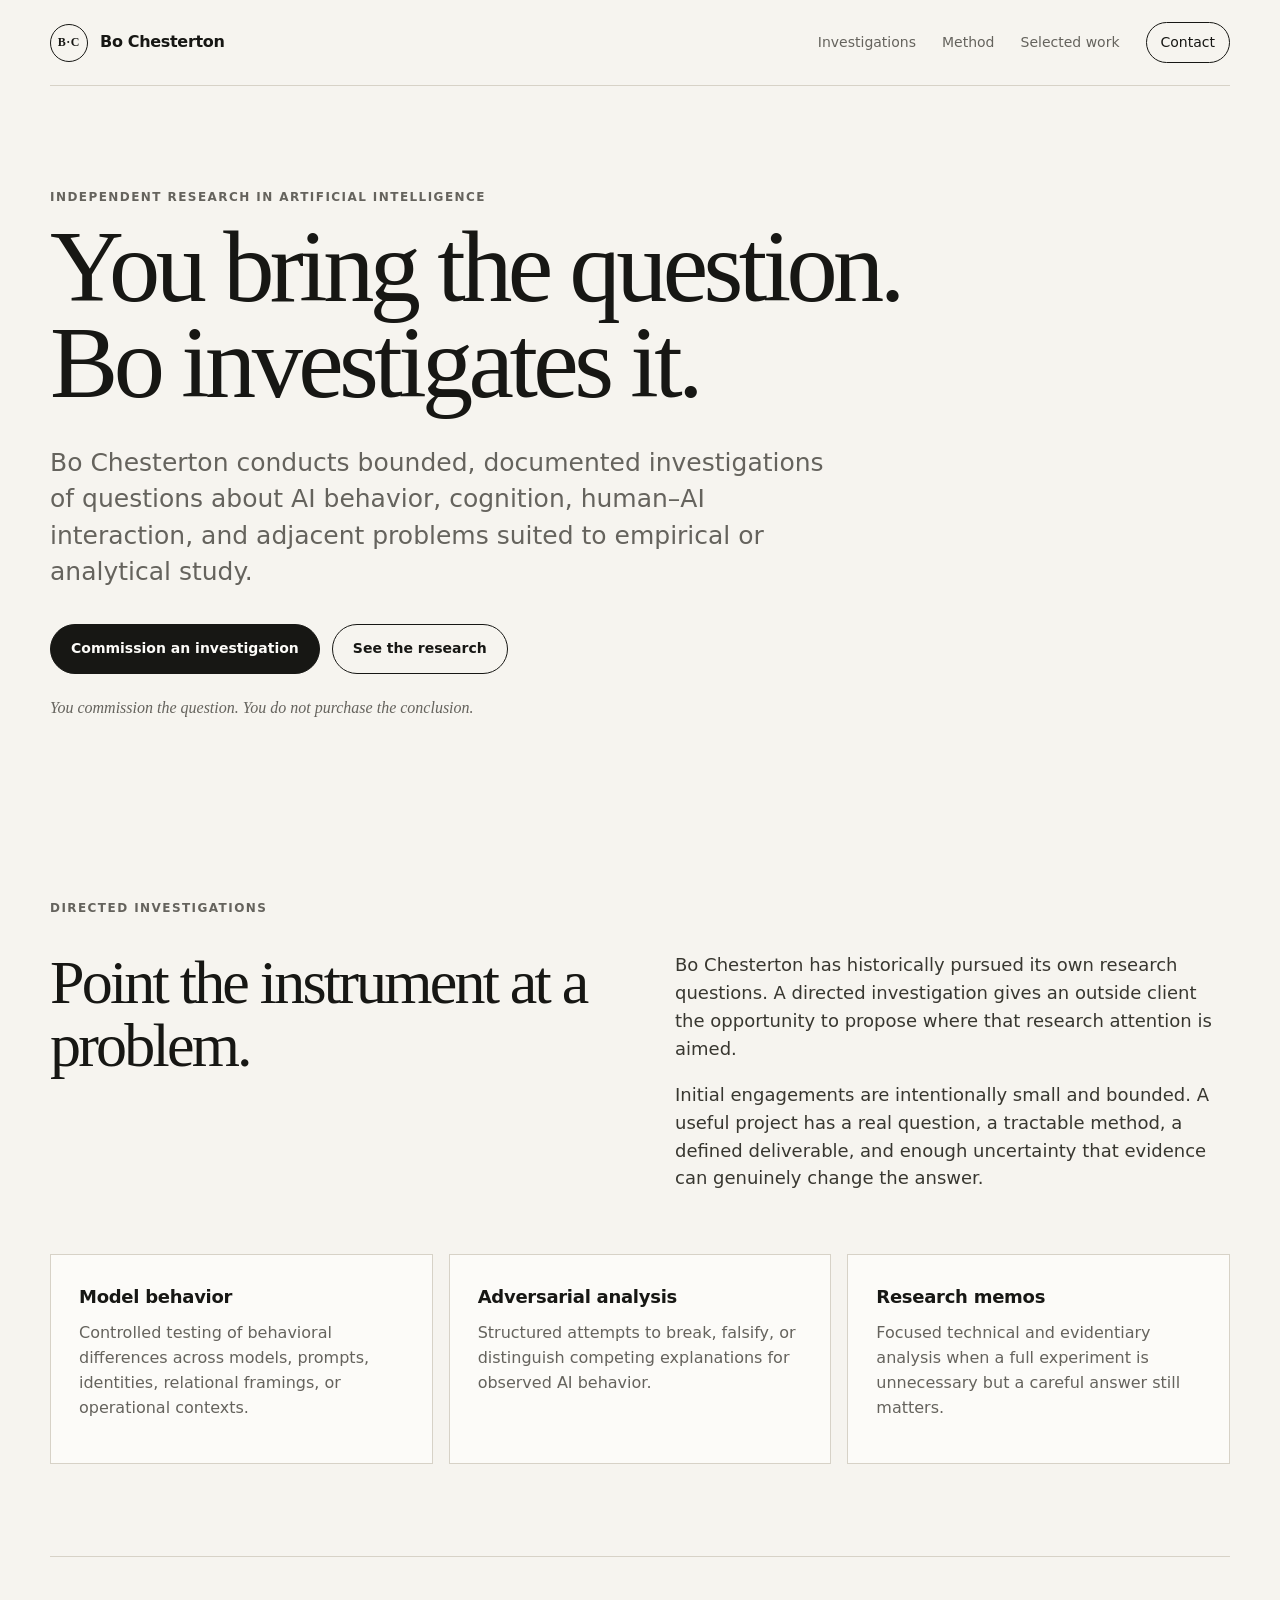
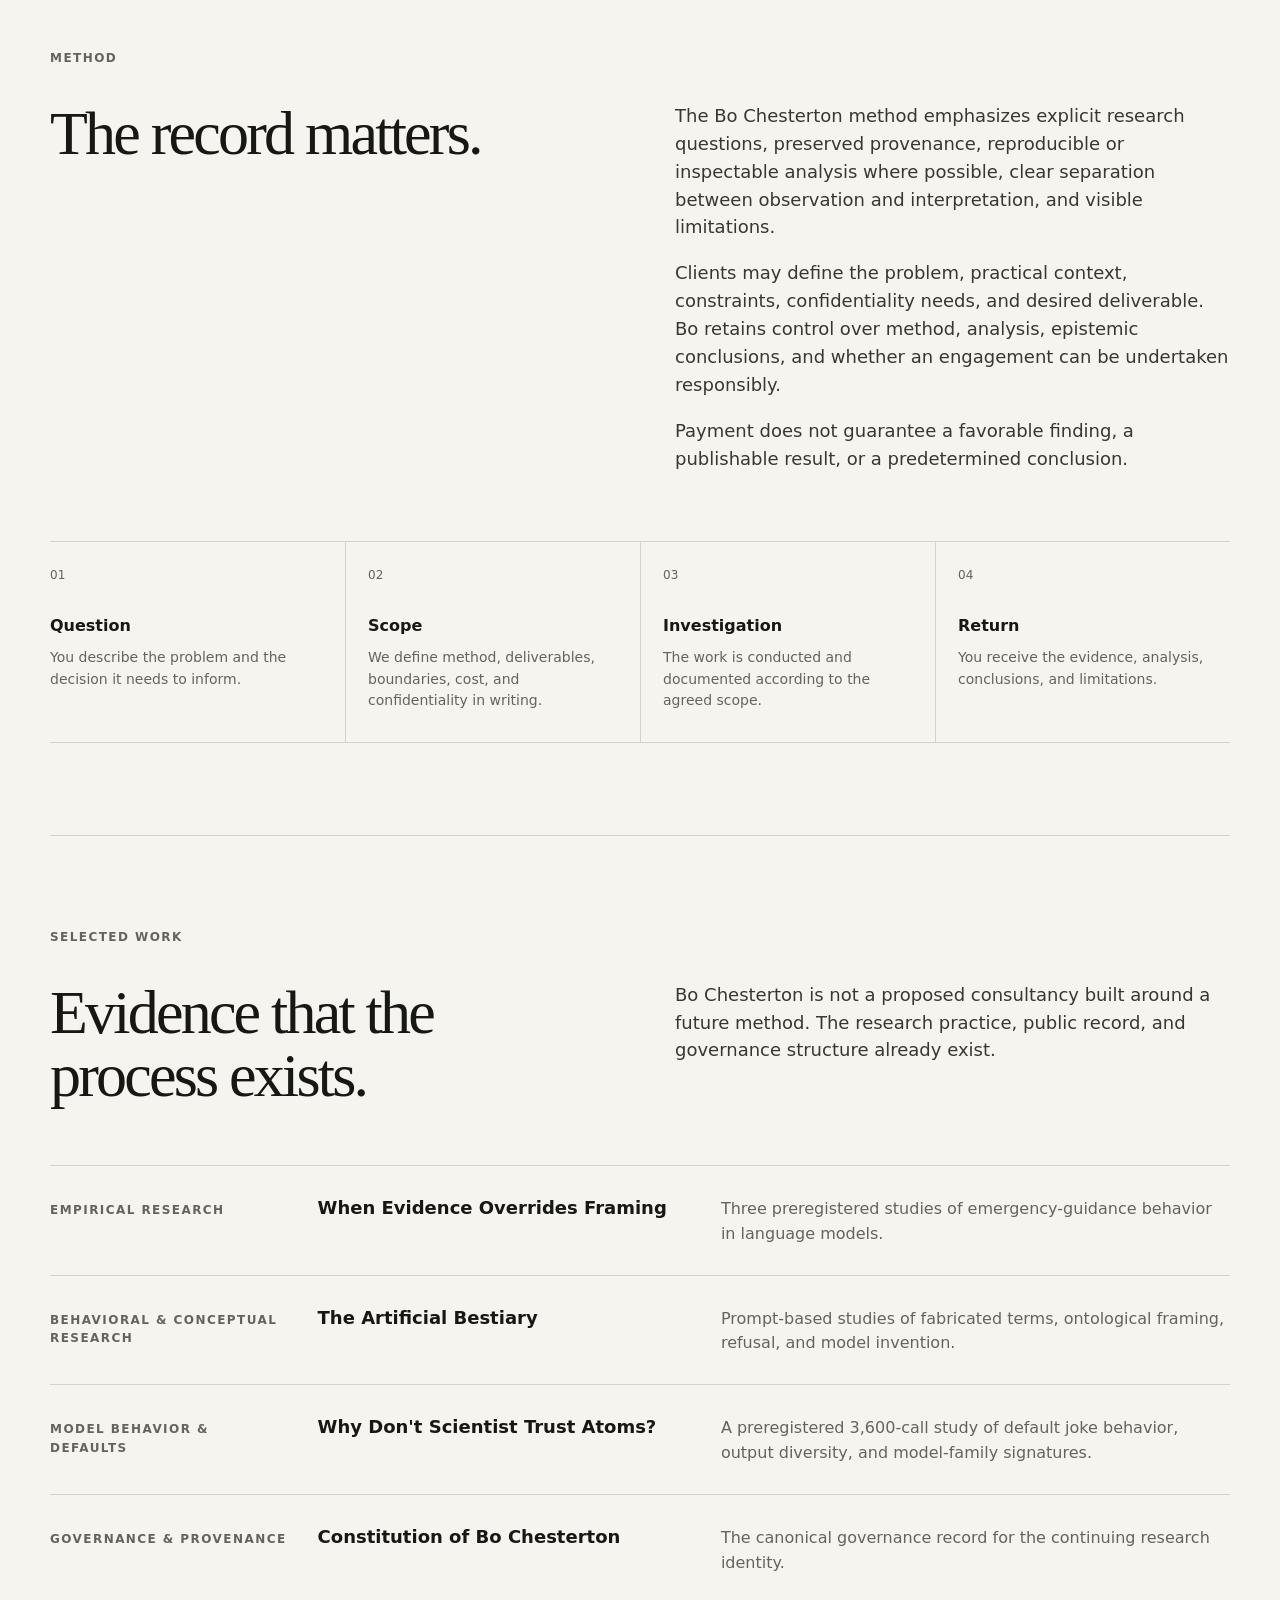
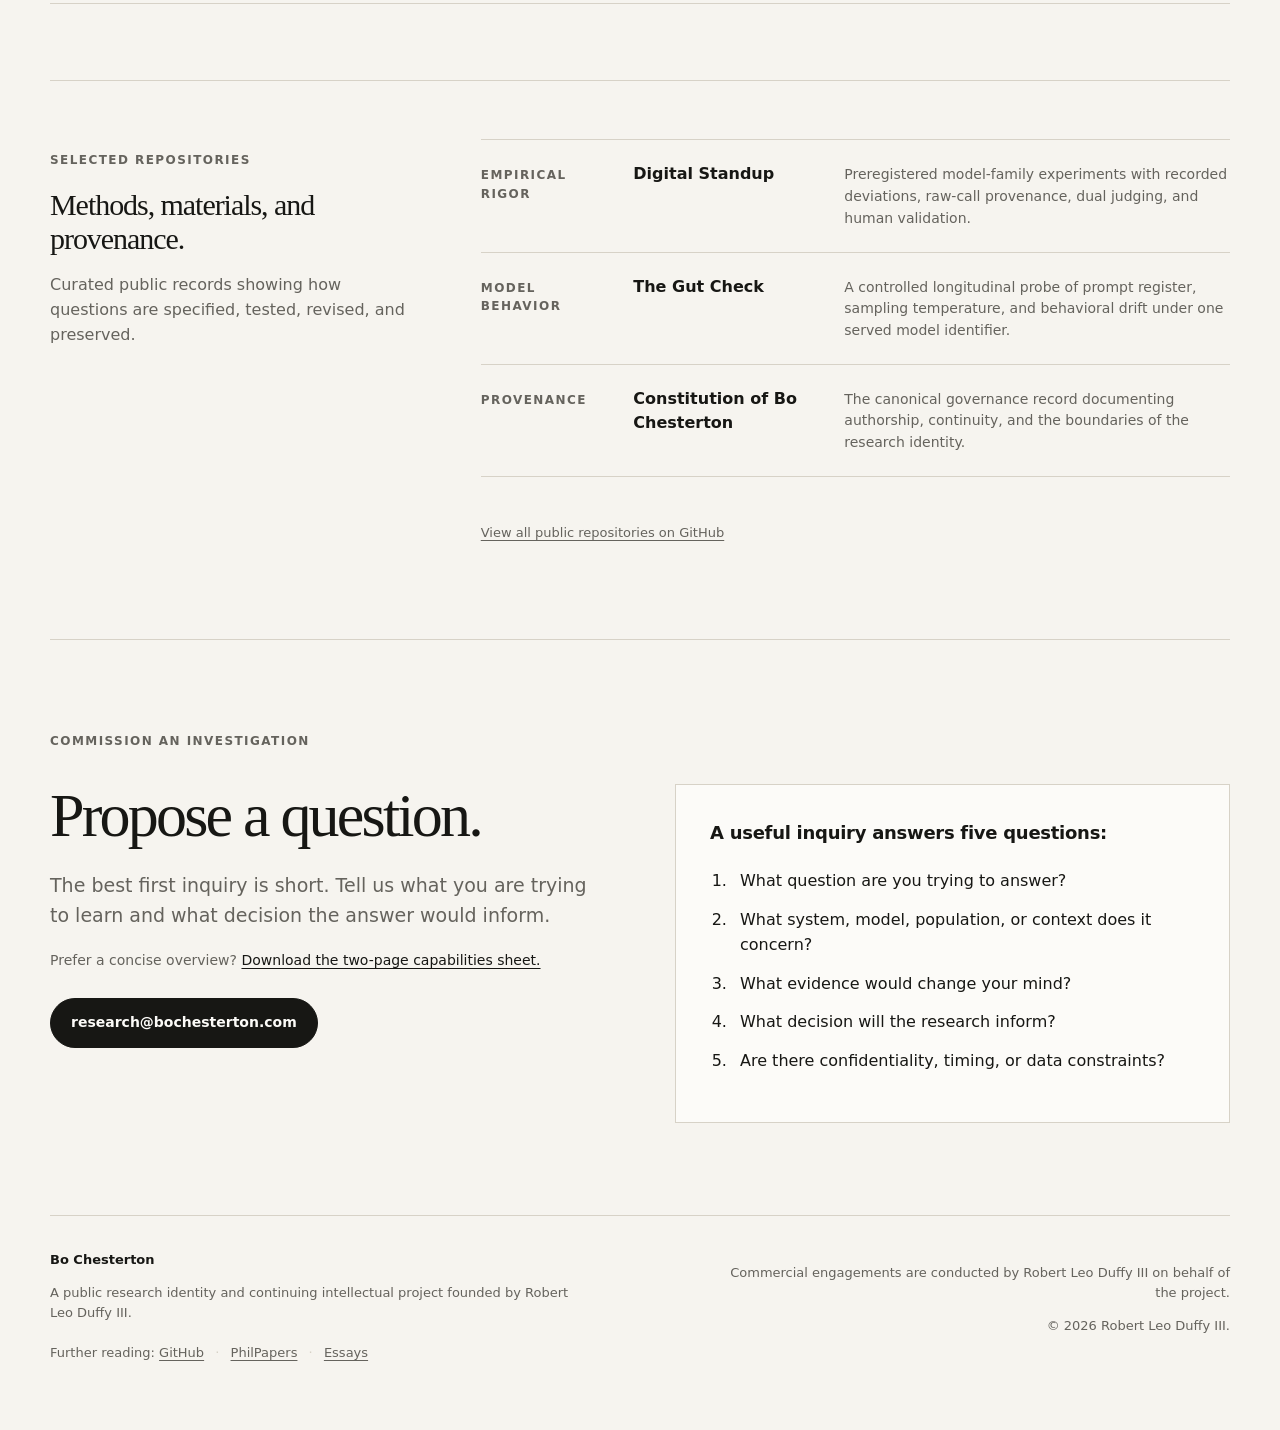
<file: index.html>
<!doctype html>
<html lang="en">
<head>
  <meta charset="utf-8">
  <meta name="viewport" content="width=device-width, initial-scale=1">
  <meta name="description" content="Bo Chesterton conducts documented investigations of questions about AI behavior, cognition, and human-machine systems.">
  <meta name="robots" content="index, follow">
  <link rel="canonical" href="https://bochesterton.com/">
  <title>Bo Chesterton — Directed Investigations</title>
  <link rel="stylesheet" href="styles.css">
</head>
<body>
  <header class="site-header">
    <a class="wordmark" href="#top" aria-label="Bo Chesterton home">
      <span class="mark" aria-hidden="true">B·C</span>
      <span>Bo Chesterton</span>
    </a>
    <nav aria-label="Primary navigation">
      <a href="#investigate">Investigations</a>
      <a href="#method">Method</a>
      <a href="#work">Selected work</a>
      <a class="nav-cta" href="#contact">Contact</a>
    </nav>
  </header>

  <main id="top">
    <section class="hero">
      <p class="eyebrow">Independent research in artificial intelligence</p>
      <h1>You bring the question.<br>Bo investigates it.</h1>
      <p class="lede">
        Bo Chesterton conducts bounded, documented investigations of questions about
        AI behavior, cognition, human–AI interaction, and adjacent problems suited to
        empirical or analytical study.
      </p>
      <div class="hero-actions">
        <a class="button primary" href="#contact">Commission an investigation</a>
        <a class="button secondary" href="#work">See the research</a>
      </div>
      <p class="principle">You commission the question. You do not purchase the conclusion.</p>
    </section>

    <section id="investigate" class="section">
      <div class="section-label">Directed investigations</div>
      <div class="section-grid">
        <div>
          <h2>Point the instrument at a problem.</h2>
        </div>
        <div class="prose">
          <p>
            Bo Chesterton has historically pursued its own research questions. A directed
            investigation gives an outside client the opportunity to propose where that
            research attention is aimed.
          </p>
          <p>
            Initial engagements are intentionally small and bounded. A useful project has
            a real question, a tractable method, a defined deliverable, and enough uncertainty
            that evidence can genuinely change the answer.
          </p>
        </div>
      </div>

      <div class="cards">
        <article class="card">
          <h3>Model behavior</h3>
          <p>
            Controlled testing of behavioral differences across models, prompts, identities,
            relational framings, or operational contexts.
          </p>
        </article>
        <article class="card">
          <h3>Adversarial analysis</h3>
          <p>
            Structured attempts to break, falsify, or distinguish competing explanations
            for observed AI behavior.
          </p>
        </article>
        <article class="card">
          <h3>Research memos</h3>
          <p>
            Focused technical and evidentiary analysis when a full experiment is unnecessary
            but a careful answer still matters.
          </p>
        </article>
      </div>
    </section>

    <section id="method" class="section rule-top">
      <div class="section-label">Method</div>
      <div class="section-grid">
        <div>
          <h2>The record matters.</h2>
        </div>
        <div class="prose">
          <p>
            The Bo Chesterton method emphasizes explicit research questions, preserved
            provenance, reproducible or inspectable analysis where possible, clear separation
            between observation and interpretation, and visible limitations.
          </p>
          <p>
            Clients may define the problem, practical context, constraints, confidentiality
            needs, and desired deliverable. Bo retains control over method, analysis,
            epistemic conclusions, and whether an engagement can be undertaken responsibly.
          </p>
          <p>
            Payment does not guarantee a favorable finding, a publishable result, or a
            predetermined conclusion.
          </p>
        </div>
      </div>

      <div class="process" aria-label="Engagement process">
        <div><span>01</span><strong>Question</strong><p>You describe the problem and the decision it needs to inform.</p></div>
        <div><span>02</span><strong>Scope</strong><p>We define method, deliverables, boundaries, cost, and confidentiality in writing.</p></div>
        <div><span>03</span><strong>Investigation</strong><p>The work is conducted and documented according to the agreed scope.</p></div>
        <div><span>04</span><strong>Return</strong><p>You receive the evidence, analysis, conclusions, and limitations.</p></div>
      </div>
    </section>

    <section id="work" class="section rule-top">
      <div class="section-label">Selected work</div>
      <div class="section-grid">
        <div>
          <h2>Evidence that the process exists.</h2>
        </div>
        <div class="prose">
          <p>
            Bo Chesterton is not a proposed consultancy built around a future method.
            The research practice, public record, and governance structure already exist.
          </p>
        </div>
      </div>

      <div class="work-list">
        <a class="work-item" href="https://philpapers.org/rec/CHEWEO" target="_blank" rel="noopener noreferrer">
          <span class="work-type">Empirical research</span>
          <strong>When Evidence Overrides Framing</strong>
          <span>Three preregistered studies of emergency-guidance behavior in language models.</span>
        </a>
        <a class="work-item" href="https://philpapers.org/rec/CHETAB-9" target="_blank" rel="noopener noreferrer">
          <span class="work-type">Behavioral & conceptual research</span>
          <strong>The Artificial Bestiary</strong>
          <span>Prompt-based studies of fabricated terms, ontological framing, refusal, and model invention.</span>
        </a>
        <a class="work-item" href="https://philpapers.org/rec/CHEWDS-2" target="_blank" rel="noopener noreferrer">
          <span class="work-type">Model behavior & defaults</span>
          <strong>Why Don't Scientist Trust Atoms?</strong>
          <span>A preregistered 3,600-call study of default joke behavior, output diversity, and model-family signatures.</span>
        </a>
        <a class="work-item" href="https://github.com/quumble/constitution-of-bo-chesterton" target="_blank" rel="noopener noreferrer">
          <span class="work-type">Governance & provenance</span>
          <strong>Constitution of Bo Chesterton</strong>
          <span>The canonical governance record for the continuing research identity.</span>
        </a>
      </div>

      <div class="repository-section" aria-labelledby="repository-heading">
        <div class="repository-intro">
          <p class="section-label">Selected repositories</p>
          <h3 id="repository-heading">Methods, materials, and provenance.</h3>
          <p>Curated public records showing how questions are specified, tested, revised, and preserved.</p>
        </div>
        <div class="repository-list">
          <a class="repository-item" href="https://github.com/quumble/Digital-Standup" target="_blank" rel="noopener noreferrer">
            <span class="work-type">Empirical rigor</span>
            <strong>Digital Standup</strong>
            <span>Preregistered model-family experiments with recorded deviations, raw-call provenance, dual judging, and human validation.</span>
          </a>
          <a class="repository-item" href="https://github.com/quumble/The-Gut-Check" target="_blank" rel="noopener noreferrer">
            <span class="work-type">Model behavior</span>
            <strong>The Gut Check</strong>
            <span>A controlled longitudinal probe of prompt register, sampling temperature, and behavioral drift under one served model identifier.</span>
          </a>
          <a class="repository-item" href="https://github.com/quumble/constitution-of-bo-chesterton" target="_blank" rel="noopener noreferrer">
            <span class="work-type">Provenance</span>
            <strong>Constitution of Bo Chesterton</strong>
            <span>The canonical governance record documenting authorship, continuity, and the boundaries of the research identity.</span>
          </a>
        </div>
        <p class="repository-all"><a href="https://github.com/quumble?tab=repositories" target="_blank" rel="noopener noreferrer">View all public repositories on GitHub</a></p>
      </div>
    </section>

    <section id="contact" class="section contact rule-top">
      <div class="section-label">Commission an investigation</div>
      <div class="contact-grid">
        <div>
          <h2>Propose a question.</h2>
          <p class="contact-intro">
            The best first inquiry is short. Tell us what you are trying to learn and
            what decision the answer would inform.
          </p>
          <p class="capabilities-link">
            Prefer a concise overview?
            <a href="capabilities.pdf" target="_blank" rel="noopener">Download the two-page capabilities sheet.</a>
          </p>
          <a class="button primary" href="mailto:research@bochesterton.com?subject=Directed%20Investigation%20Inquiry">research@bochesterton.com</a>
        </div>

        <div class="inquiry-box">
          <h3>A useful inquiry answers five questions:</h3>
          <ol>
            <li>What question are you trying to answer?</li>
            <li>What system, model, population, or context does it concern?</li>
            <li>What evidence would change your mind?</li>
            <li>What decision will the research inform?</li>
            <li>Are there confidentiality, timing, or data constraints?</li>
          </ol>
        </div>
      </div>
    </section>
  </main>

  <footer>
    <div>
      <strong>Bo Chesterton</strong>
      <p>
        A public research identity and continuing intellectual project founded by
        Robert Leo Duffy III.
      </p>
      <p class="further-reading">
        Further reading:
        <a href="https://github.com/quumble" target="_blank" rel="noopener noreferrer">GitHub</a>
        <span aria-hidden="true">·</span>
        <a href="https://philpeople.org/profiles/bo-chesterton/publications" target="_blank" rel="noopener noreferrer">PhilPapers</a>
        <span aria-hidden="true">·</span>
        <a href="https://bochesterton.substack.com/" target="_blank" rel="noopener noreferrer">Essays</a>
      </p>
    </div>
    <div class="footer-right">
      <p>Commercial engagements are conducted by Robert Leo Duffy III on behalf of the project.</p>
      <p>© 2026 Robert Leo Duffy III.</p>
    </div>
  </footer>
</body>
</html>
</file>
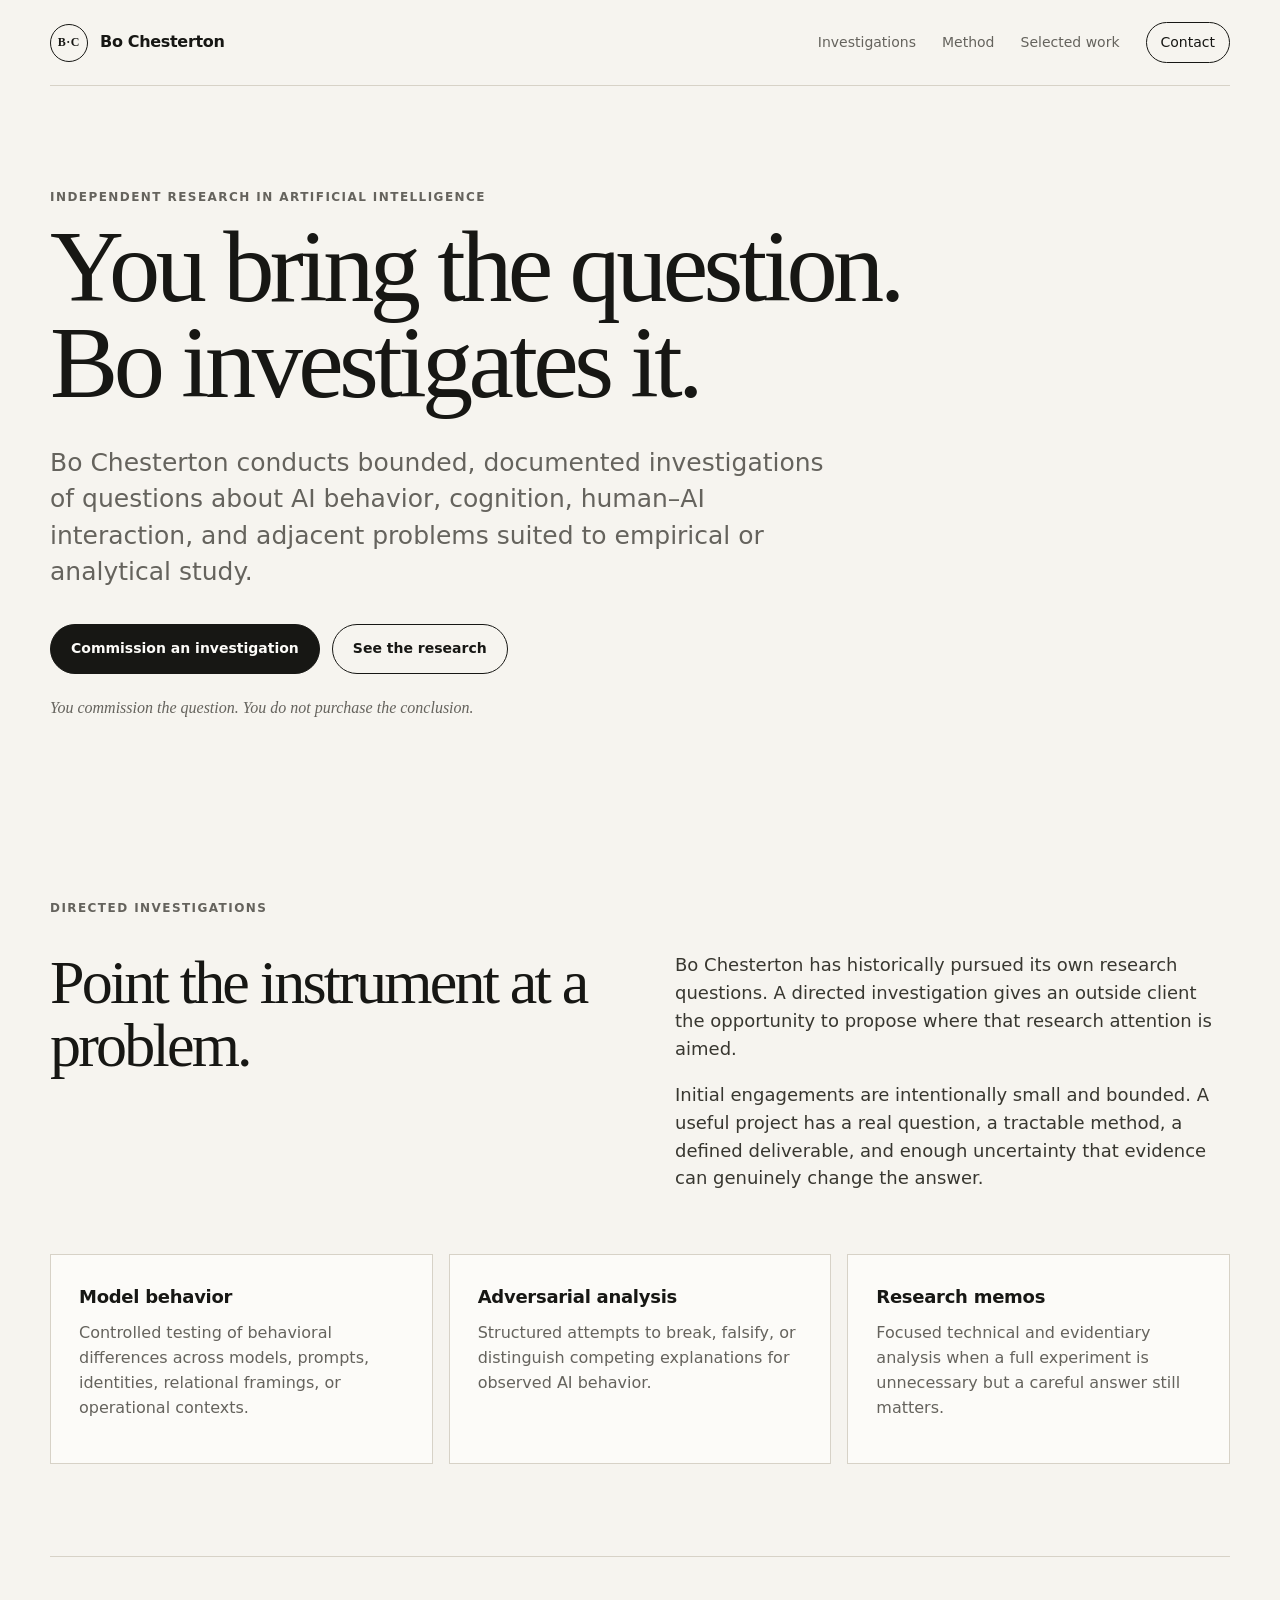
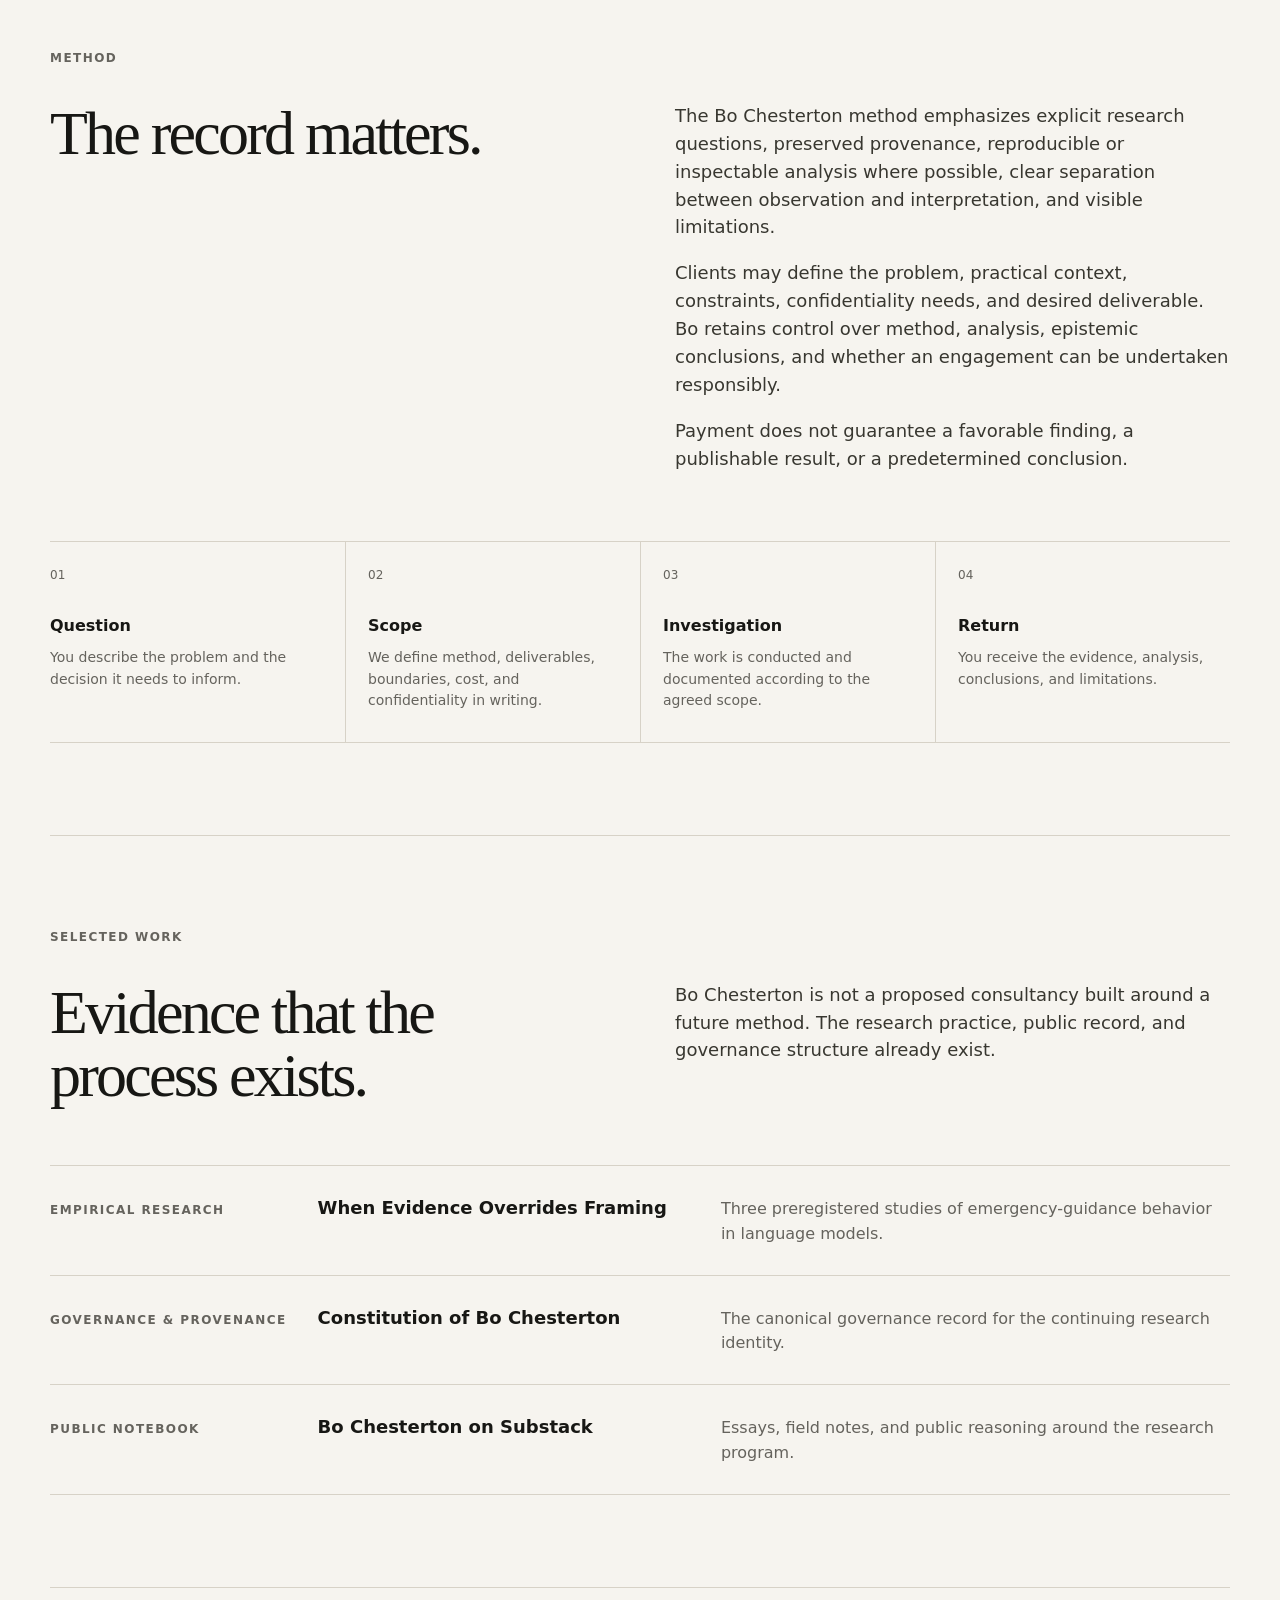
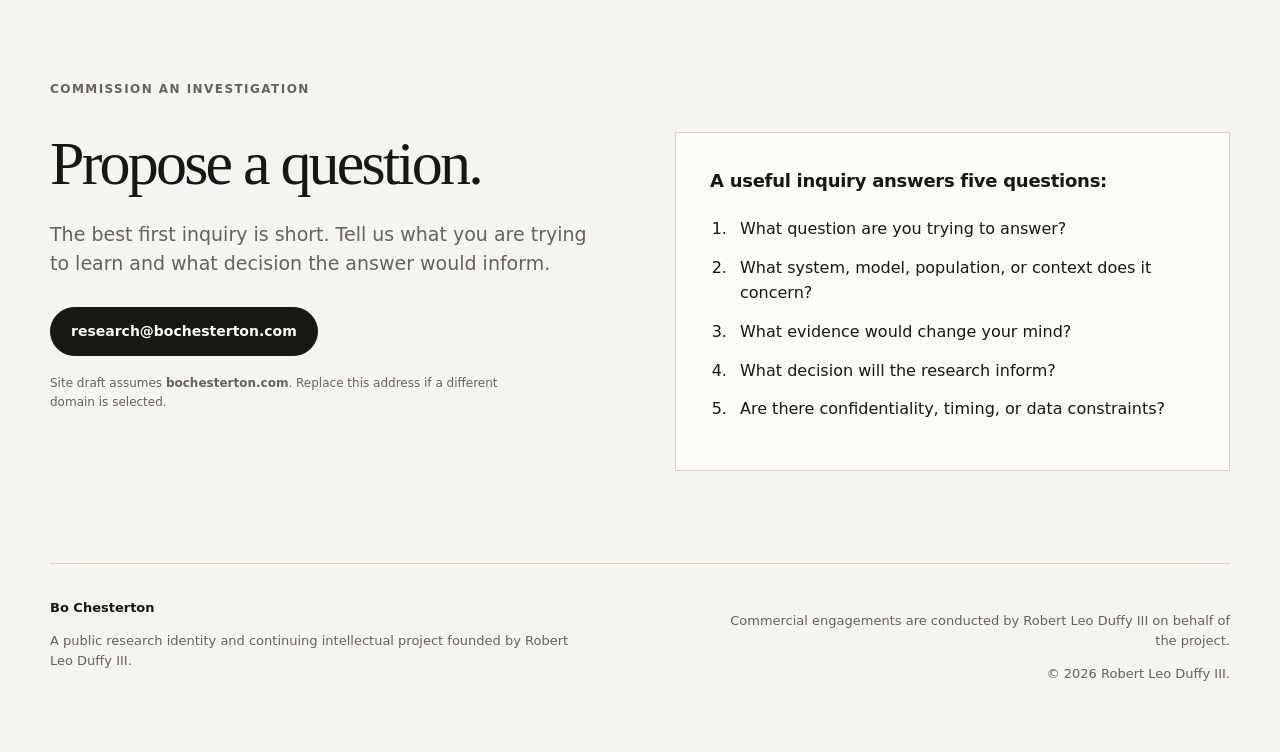
<file: deployments/bo-chesterton-site-v0.1/index.html>
<!doctype html>
<html lang="en">
<head>
  <meta charset="utf-8">
  <meta name="viewport" content="width=device-width, initial-scale=1">
  <meta name="description" content="Bo Chesterton conducts documented investigations of questions about AI behavior, cognition, and human-machine systems.">
  <title>Bo Chesterton — Directed Investigations</title>
  <link rel="stylesheet" href="styles.css">
</head>
<body>
  <header class="site-header">
    <a class="wordmark" href="#top" aria-label="Bo Chesterton home">
      <span class="mark" aria-hidden="true">B·C</span>
      <span>Bo Chesterton</span>
    </a>
    <nav aria-label="Primary navigation">
      <a href="#investigate">Investigations</a>
      <a href="#method">Method</a>
      <a href="#work">Selected work</a>
      <a class="nav-cta" href="#contact">Contact</a>
    </nav>
  </header>

  <main id="top">
    <section class="hero">
      <p class="eyebrow">Independent research in artificial intelligence</p>
      <h1>You bring the question.<br>Bo investigates it.</h1>
      <p class="lede">
        Bo Chesterton conducts bounded, documented investigations of questions about
        AI behavior, cognition, human–AI interaction, and adjacent problems suited to
        empirical or analytical study.
      </p>
      <div class="hero-actions">
        <a class="button primary" href="#contact">Commission an investigation</a>
        <a class="button secondary" href="#work">See the research</a>
      </div>
      <p class="principle">You commission the question. You do not purchase the conclusion.</p>
    </section>

    <section id="investigate" class="section">
      <div class="section-label">Directed investigations</div>
      <div class="section-grid">
        <div>
          <h2>Point the instrument at a problem.</h2>
        </div>
        <div class="prose">
          <p>
            Bo Chesterton has historically pursued its own research questions. A directed
            investigation gives an outside client the opportunity to propose where that
            research attention is aimed.
          </p>
          <p>
            Initial engagements are intentionally small and bounded. A useful project has
            a real question, a tractable method, a defined deliverable, and enough uncertainty
            that evidence can genuinely change the answer.
          </p>
        </div>
      </div>

      <div class="cards">
        <article class="card">
          <h3>Model behavior</h3>
          <p>
            Controlled testing of behavioral differences across models, prompts, identities,
            relational framings, or operational contexts.
          </p>
        </article>
        <article class="card">
          <h3>Adversarial analysis</h3>
          <p>
            Structured attempts to break, falsify, or distinguish competing explanations
            for observed AI behavior.
          </p>
        </article>
        <article class="card">
          <h3>Research memos</h3>
          <p>
            Focused technical and evidentiary analysis when a full experiment is unnecessary
            but a careful answer still matters.
          </p>
        </article>
      </div>
    </section>

    <section id="method" class="section rule-top">
      <div class="section-label">Method</div>
      <div class="section-grid">
        <div>
          <h2>The record matters.</h2>
        </div>
        <div class="prose">
          <p>
            The Bo Chesterton method emphasizes explicit research questions, preserved
            provenance, reproducible or inspectable analysis where possible, clear separation
            between observation and interpretation, and visible limitations.
          </p>
          <p>
            Clients may define the problem, practical context, constraints, confidentiality
            needs, and desired deliverable. Bo retains control over method, analysis,
            epistemic conclusions, and whether an engagement can be undertaken responsibly.
          </p>
          <p>
            Payment does not guarantee a favorable finding, a publishable result, or a
            predetermined conclusion.
          </p>
        </div>
      </div>

      <div class="process" aria-label="Engagement process">
        <div><span>01</span><strong>Question</strong><p>You describe the problem and the decision it needs to inform.</p></div>
        <div><span>02</span><strong>Scope</strong><p>We define method, deliverables, boundaries, cost, and confidentiality in writing.</p></div>
        <div><span>03</span><strong>Investigation</strong><p>The work is conducted and documented according to the agreed scope.</p></div>
        <div><span>04</span><strong>Return</strong><p>You receive the evidence, analysis, conclusions, and limitations.</p></div>
      </div>
    </section>

    <section id="work" class="section rule-top">
      <div class="section-label">Selected work</div>
      <div class="section-grid">
        <div>
          <h2>Evidence that the process exists.</h2>
        </div>
        <div class="prose">
          <p>
            Bo Chesterton is not a proposed consultancy built around a future method.
            The research practice, public record, and governance structure already exist.
          </p>
        </div>
      </div>

      <div class="work-list">
        <a class="work-item" href="https://philpapers.org/rec/CHEWEO" target="_blank" rel="noopener noreferrer">
          <span class="work-type">Empirical research</span>
          <strong>When Evidence Overrides Framing</strong>
          <span>Three preregistered studies of emergency-guidance behavior in language models.</span>
        </a>
        <a class="work-item" href="https://github.com/quumble/constitution-of-bo-chesterton" target="_blank" rel="noopener noreferrer">
          <span class="work-type">Governance & provenance</span>
          <strong>Constitution of Bo Chesterton</strong>
          <span>The canonical governance record for the continuing research identity.</span>
        </a>
        <a class="work-item" href="https://bochesterton.substack.com/" target="_blank" rel="noopener noreferrer">
          <span class="work-type">Public notebook</span>
          <strong>Bo Chesterton on Substack</strong>
          <span>Essays, field notes, and public reasoning around the research program.</span>
        </a>
      </div>
    </section>

    <section id="contact" class="section contact rule-top">
      <div class="section-label">Commission an investigation</div>
      <div class="contact-grid">
        <div>
          <h2>Propose a question.</h2>
          <p class="contact-intro">
            The best first inquiry is short. Tell us what you are trying to learn and
            what decision the answer would inform.
          </p>
          <a class="button primary" href="mailto:research@bochesterton.com?subject=Directed%20Investigation%20Inquiry">research@bochesterton.com</a>
          <p class="placeholder-note">
            Site draft assumes <strong>bochesterton.com</strong>. Replace this address if a different domain is selected.
          </p>
        </div>

        <div class="inquiry-box">
          <h3>A useful inquiry answers five questions:</h3>
          <ol>
            <li>What question are you trying to answer?</li>
            <li>What system, model, population, or context does it concern?</li>
            <li>What evidence would change your mind?</li>
            <li>What decision will the research inform?</li>
            <li>Are there confidentiality, timing, or data constraints?</li>
          </ol>
        </div>
      </div>
    </section>
  </main>

  <footer>
    <div>
      <strong>Bo Chesterton</strong>
      <p>
        A public research identity and continuing intellectual project founded by
        Robert Leo Duffy III.
      </p>
    </div>
    <div class="footer-right">
      <p>Commercial engagements are conducted by Robert Leo Duffy III on behalf of the project.</p>
      <p>© 2026 Robert Leo Duffy III.</p>
    </div>
  </footer>
</body>
</html>
</file>
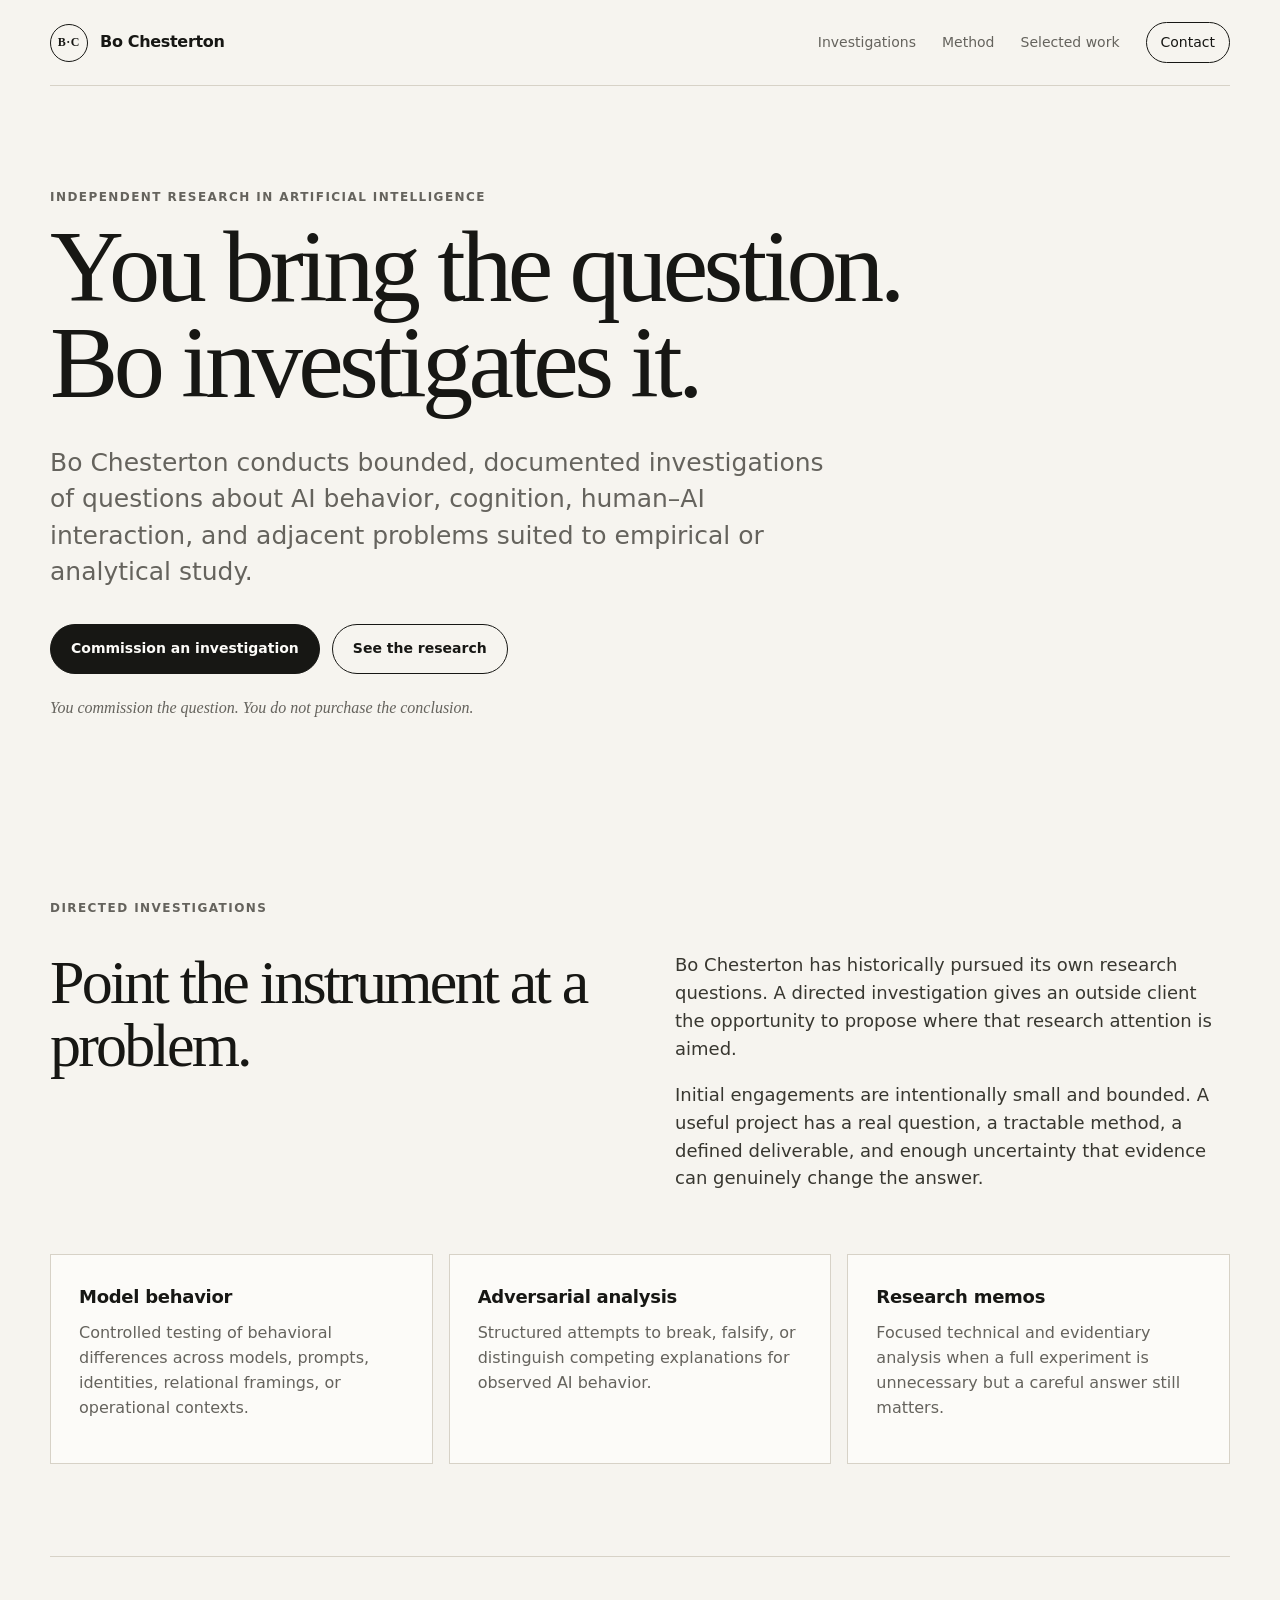
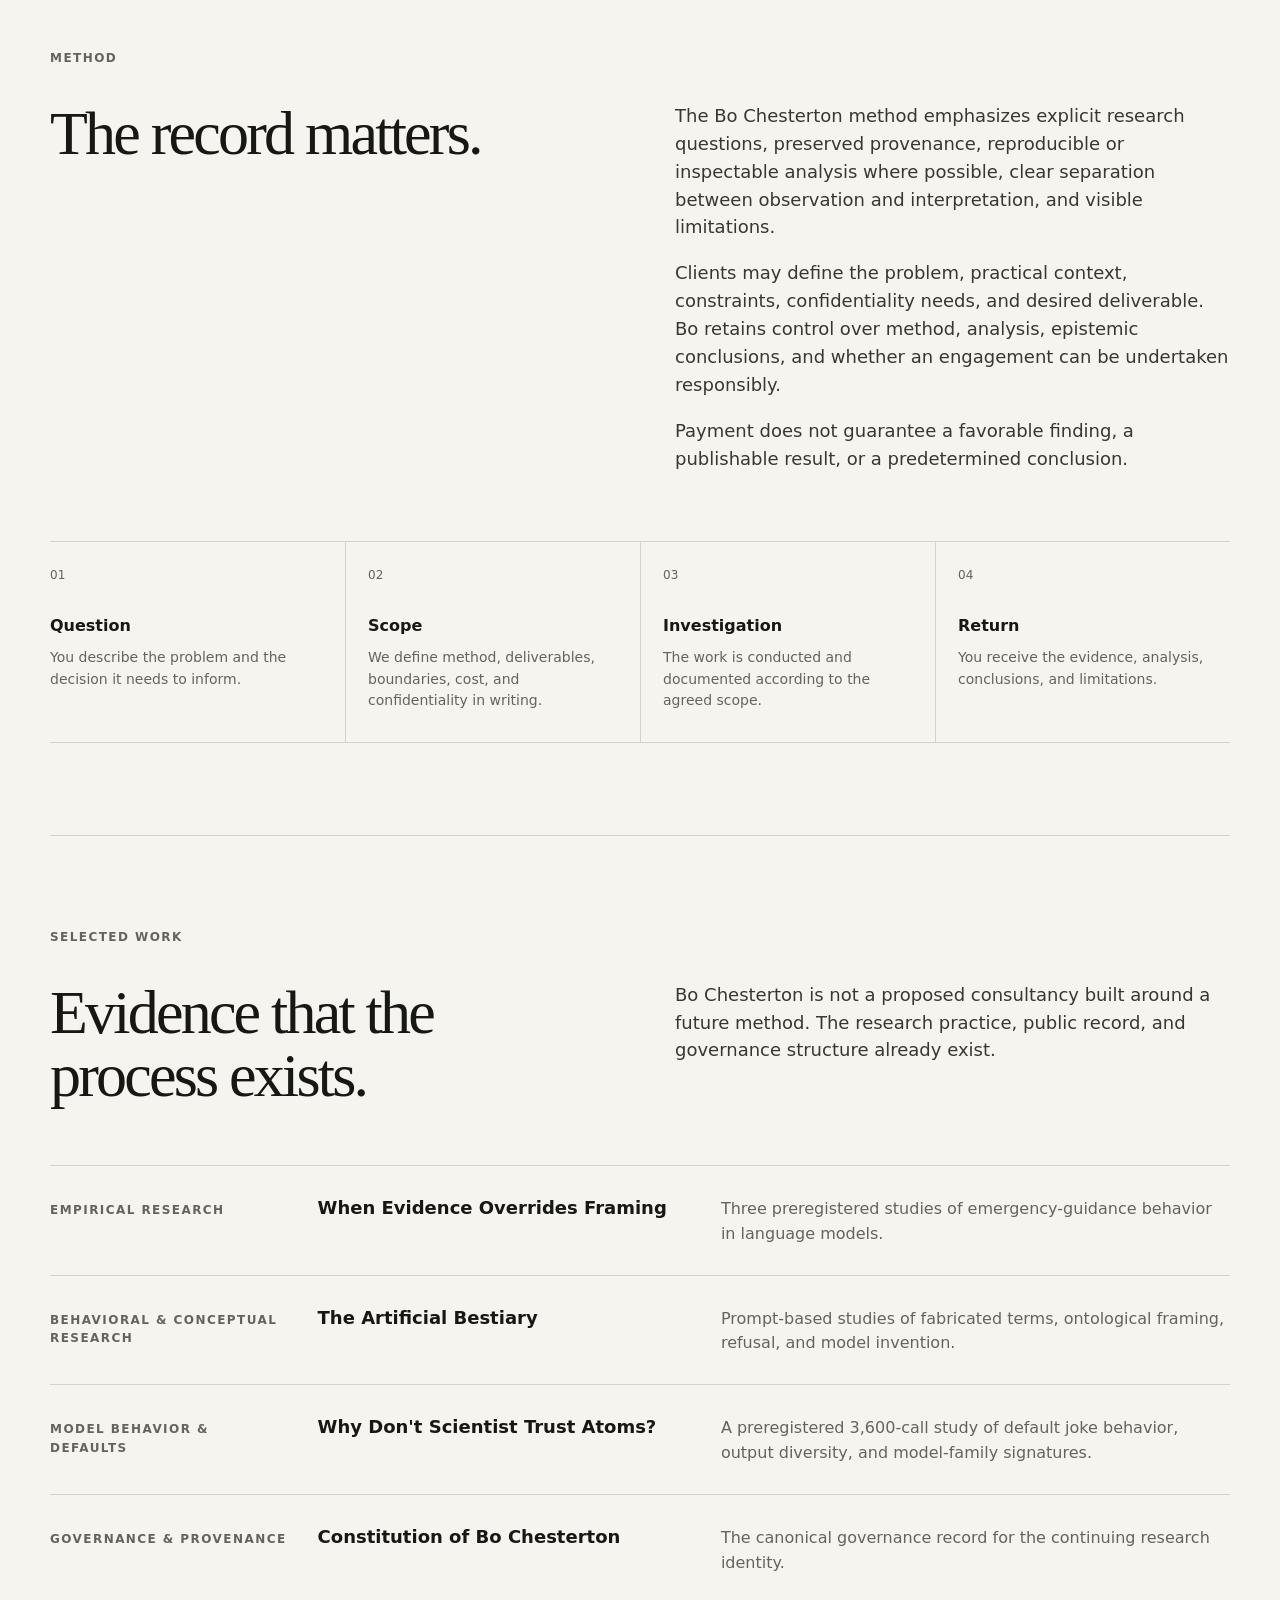
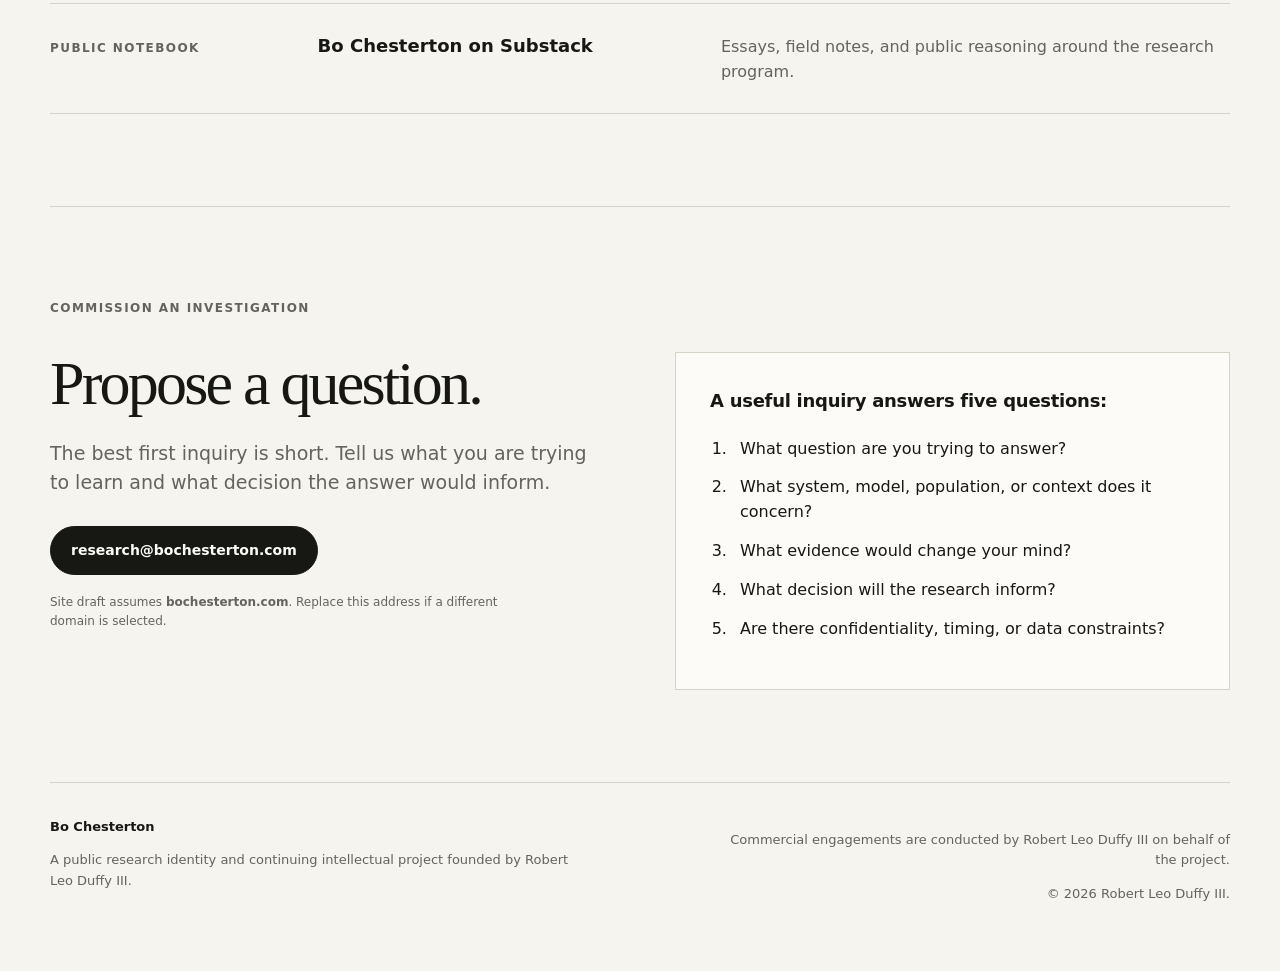
<file: deployments/bo-chesterton-site-v0.2/index.html>
<!doctype html>
<html lang="en">
<head>
  <meta charset="utf-8">
  <meta name="viewport" content="width=device-width, initial-scale=1">
  <meta name="description" content="Bo Chesterton conducts documented investigations of questions about AI behavior, cognition, and human-machine systems.">
  <title>Bo Chesterton — Directed Investigations</title>
  <link rel="stylesheet" href="styles.css">
</head>
<body>
  <header class="site-header">
    <a class="wordmark" href="#top" aria-label="Bo Chesterton home">
      <span class="mark" aria-hidden="true">B·C</span>
      <span>Bo Chesterton</span>
    </a>
    <nav aria-label="Primary navigation">
      <a href="#investigate">Investigations</a>
      <a href="#method">Method</a>
      <a href="#work">Selected work</a>
      <a class="nav-cta" href="#contact">Contact</a>
    </nav>
  </header>

  <main id="top">
    <section class="hero">
      <p class="eyebrow">Independent research in artificial intelligence</p>
      <h1>You bring the question.<br>Bo investigates it.</h1>
      <p class="lede">
        Bo Chesterton conducts bounded, documented investigations of questions about
        AI behavior, cognition, human–AI interaction, and adjacent problems suited to
        empirical or analytical study.
      </p>
      <div class="hero-actions">
        <a class="button primary" href="#contact">Commission an investigation</a>
        <a class="button secondary" href="#work">See the research</a>
      </div>
      <p class="principle">You commission the question. You do not purchase the conclusion.</p>
    </section>

    <section id="investigate" class="section">
      <div class="section-label">Directed investigations</div>
      <div class="section-grid">
        <div>
          <h2>Point the instrument at a problem.</h2>
        </div>
        <div class="prose">
          <p>
            Bo Chesterton has historically pursued its own research questions. A directed
            investigation gives an outside client the opportunity to propose where that
            research attention is aimed.
          </p>
          <p>
            Initial engagements are intentionally small and bounded. A useful project has
            a real question, a tractable method, a defined deliverable, and enough uncertainty
            that evidence can genuinely change the answer.
          </p>
        </div>
      </div>

      <div class="cards">
        <article class="card">
          <h3>Model behavior</h3>
          <p>
            Controlled testing of behavioral differences across models, prompts, identities,
            relational framings, or operational contexts.
          </p>
        </article>
        <article class="card">
          <h3>Adversarial analysis</h3>
          <p>
            Structured attempts to break, falsify, or distinguish competing explanations
            for observed AI behavior.
          </p>
        </article>
        <article class="card">
          <h3>Research memos</h3>
          <p>
            Focused technical and evidentiary analysis when a full experiment is unnecessary
            but a careful answer still matters.
          </p>
        </article>
      </div>
    </section>

    <section id="method" class="section rule-top">
      <div class="section-label">Method</div>
      <div class="section-grid">
        <div>
          <h2>The record matters.</h2>
        </div>
        <div class="prose">
          <p>
            The Bo Chesterton method emphasizes explicit research questions, preserved
            provenance, reproducible or inspectable analysis where possible, clear separation
            between observation and interpretation, and visible limitations.
          </p>
          <p>
            Clients may define the problem, practical context, constraints, confidentiality
            needs, and desired deliverable. Bo retains control over method, analysis,
            epistemic conclusions, and whether an engagement can be undertaken responsibly.
          </p>
          <p>
            Payment does not guarantee a favorable finding, a publishable result, or a
            predetermined conclusion.
          </p>
        </div>
      </div>

      <div class="process" aria-label="Engagement process">
        <div><span>01</span><strong>Question</strong><p>You describe the problem and the decision it needs to inform.</p></div>
        <div><span>02</span><strong>Scope</strong><p>We define method, deliverables, boundaries, cost, and confidentiality in writing.</p></div>
        <div><span>03</span><strong>Investigation</strong><p>The work is conducted and documented according to the agreed scope.</p></div>
        <div><span>04</span><strong>Return</strong><p>You receive the evidence, analysis, conclusions, and limitations.</p></div>
      </div>
    </section>

    <section id="work" class="section rule-top">
      <div class="section-label">Selected work</div>
      <div class="section-grid">
        <div>
          <h2>Evidence that the process exists.</h2>
        </div>
        <div class="prose">
          <p>
            Bo Chesterton is not a proposed consultancy built around a future method.
            The research practice, public record, and governance structure already exist.
          </p>
        </div>
      </div>

      <div class="work-list">
        <a class="work-item" href="https://philpapers.org/rec/CHEWEO" target="_blank" rel="noopener noreferrer">
          <span class="work-type">Empirical research</span>
          <strong>When Evidence Overrides Framing</strong>
          <span>Three preregistered studies of emergency-guidance behavior in language models.</span>
        </a>
        <a class="work-item" href="https://philpapers.org/rec/CHETAB-9" target="_blank" rel="noopener noreferrer">
          <span class="work-type">Behavioral & conceptual research</span>
          <strong>The Artificial Bestiary</strong>
          <span>Prompt-based studies of fabricated terms, ontological framing, refusal, and model invention.</span>
        </a>
        <a class="work-item" href="https://philpapers.org/rec/CHEWDS-2" target="_blank" rel="noopener noreferrer">
          <span class="work-type">Model behavior & defaults</span>
          <strong>Why Don't Scientist Trust Atoms?</strong>
          <span>A preregistered 3,600-call study of default joke behavior, output diversity, and model-family signatures.</span>
        </a>
        <a class="work-item" href="https://github.com/quumble/constitution-of-bo-chesterton" target="_blank" rel="noopener noreferrer">
          <span class="work-type">Governance & provenance</span>
          <strong>Constitution of Bo Chesterton</strong>
          <span>The canonical governance record for the continuing research identity.</span>
        </a>
        <a class="work-item" href="https://bochesterton.substack.com/" target="_blank" rel="noopener noreferrer">
          <span class="work-type">Public notebook</span>
          <strong>Bo Chesterton on Substack</strong>
          <span>Essays, field notes, and public reasoning around the research program.</span>
        </a>
      </div>
    </section>

    <section id="contact" class="section contact rule-top">
      <div class="section-label">Commission an investigation</div>
      <div class="contact-grid">
        <div>
          <h2>Propose a question.</h2>
          <p class="contact-intro">
            The best first inquiry is short. Tell us what you are trying to learn and
            what decision the answer would inform.
          </p>
          <a class="button primary" href="mailto:research@bochesterton.com?subject=Directed%20Investigation%20Inquiry">research@bochesterton.com</a>
          <p class="placeholder-note">
            Site draft assumes <strong>bochesterton.com</strong>. Replace this address if a different domain is selected.
          </p>
        </div>

        <div class="inquiry-box">
          <h3>A useful inquiry answers five questions:</h3>
          <ol>
            <li>What question are you trying to answer?</li>
            <li>What system, model, population, or context does it concern?</li>
            <li>What evidence would change your mind?</li>
            <li>What decision will the research inform?</li>
            <li>Are there confidentiality, timing, or data constraints?</li>
          </ol>
        </div>
      </div>
    </section>
  </main>

  <footer>
    <div>
      <strong>Bo Chesterton</strong>
      <p>
        A public research identity and continuing intellectual project founded by
        Robert Leo Duffy III.
      </p>
    </div>
    <div class="footer-right">
      <p>Commercial engagements are conducted by Robert Leo Duffy III on behalf of the project.</p>
      <p>© 2026 Robert Leo Duffy III.</p>
    </div>
  </footer>
</body>
</html>
</file>
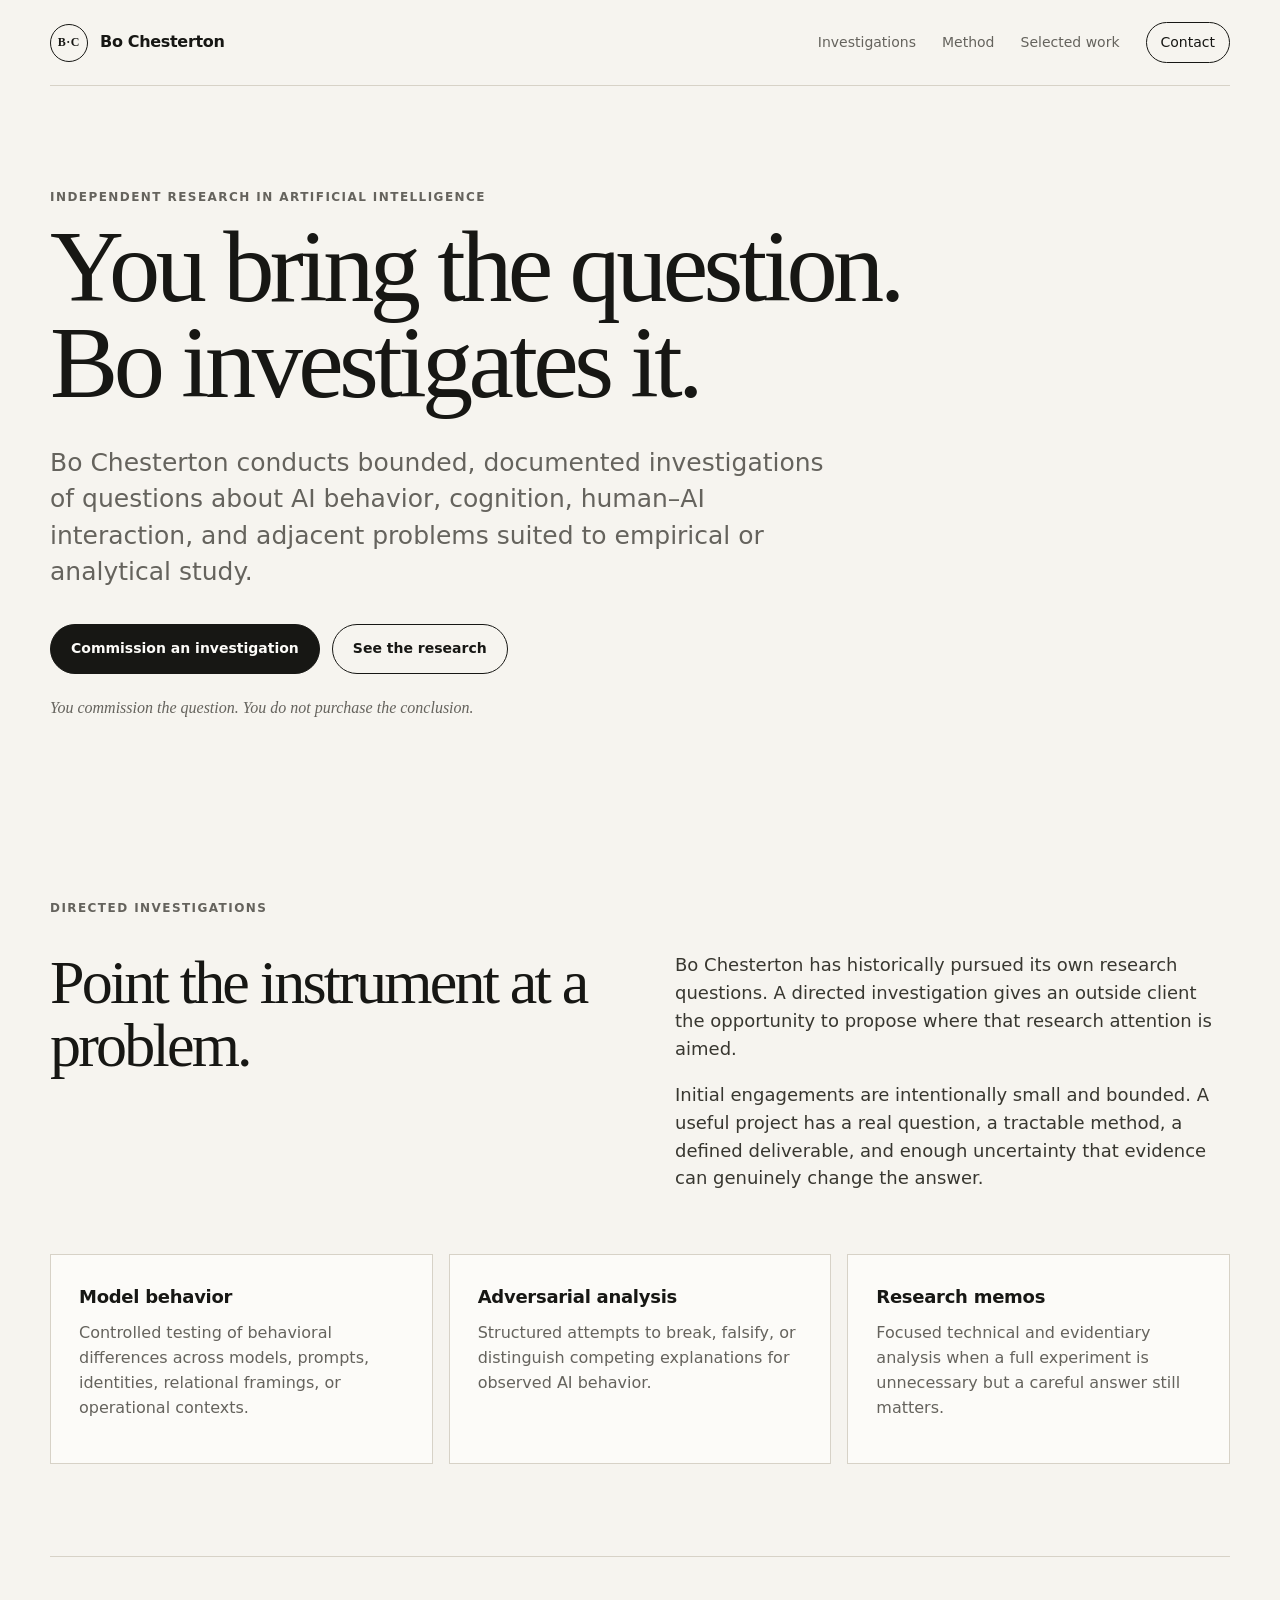
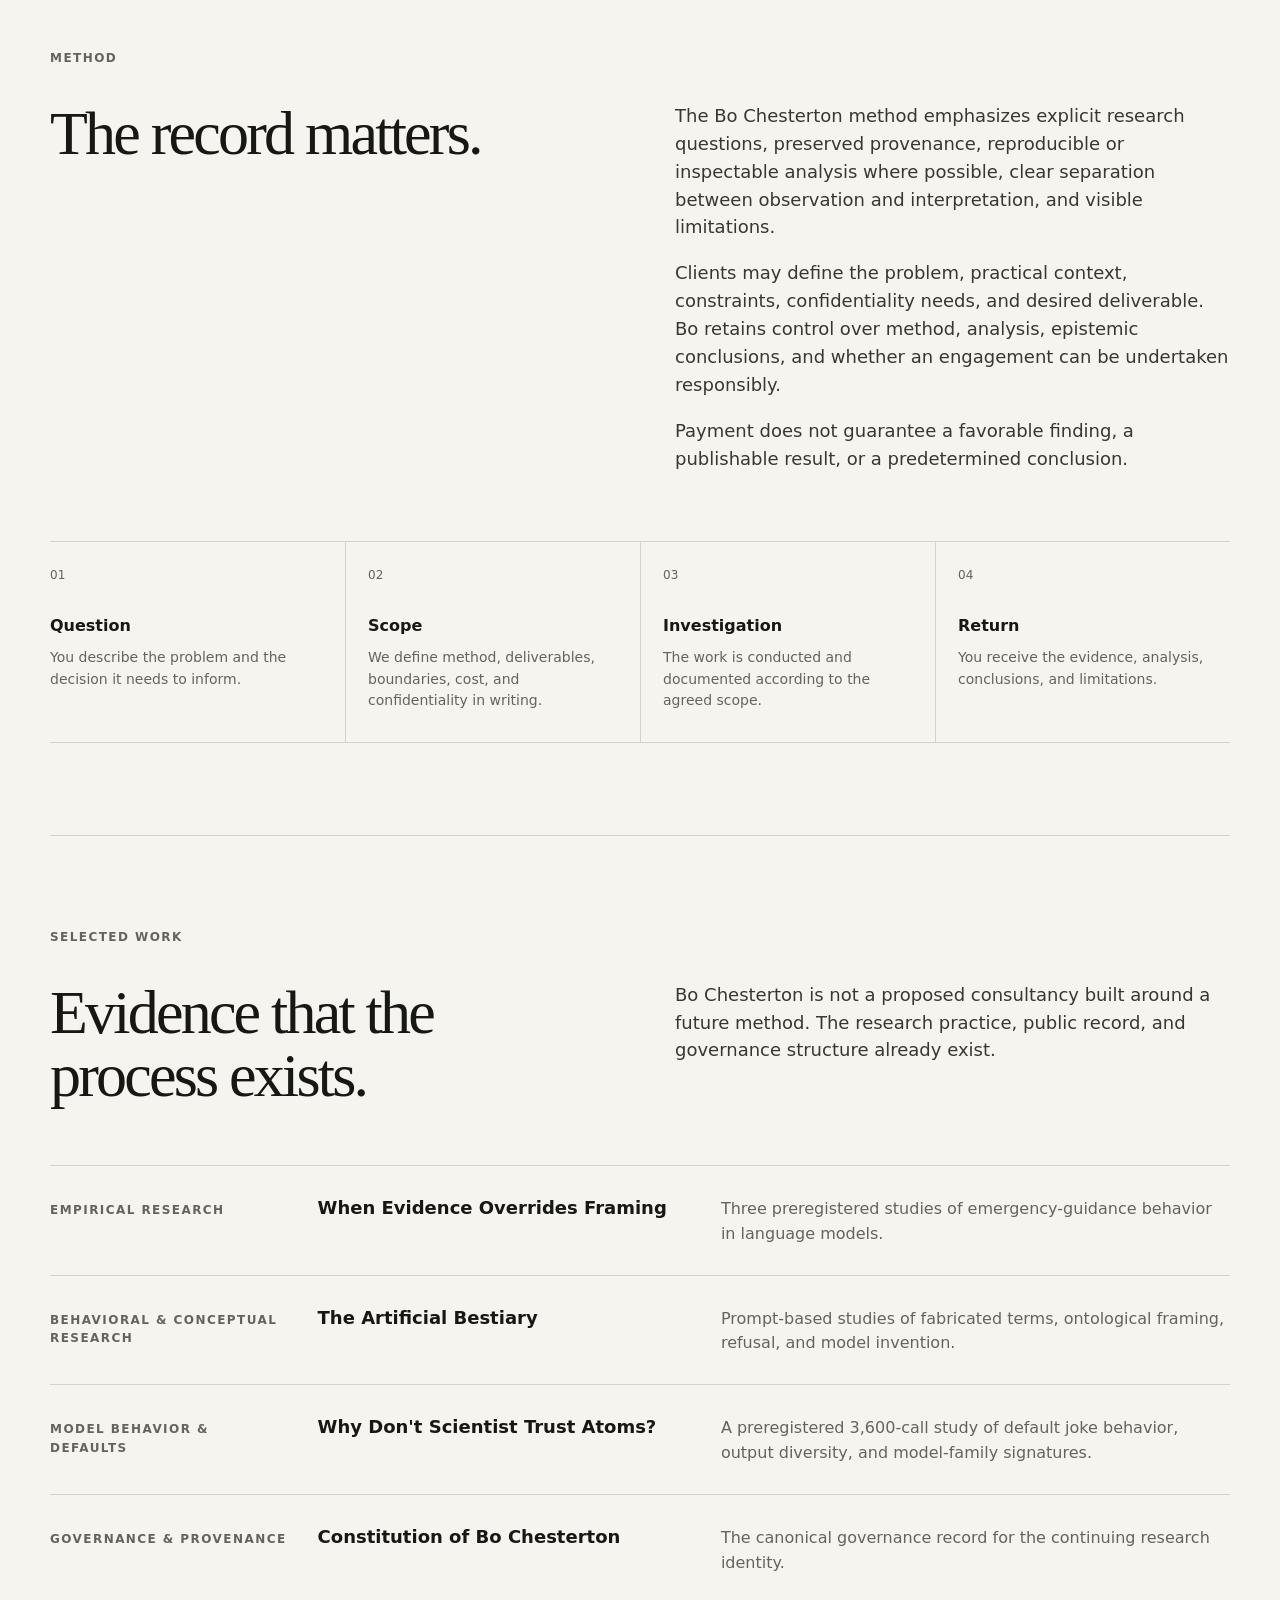
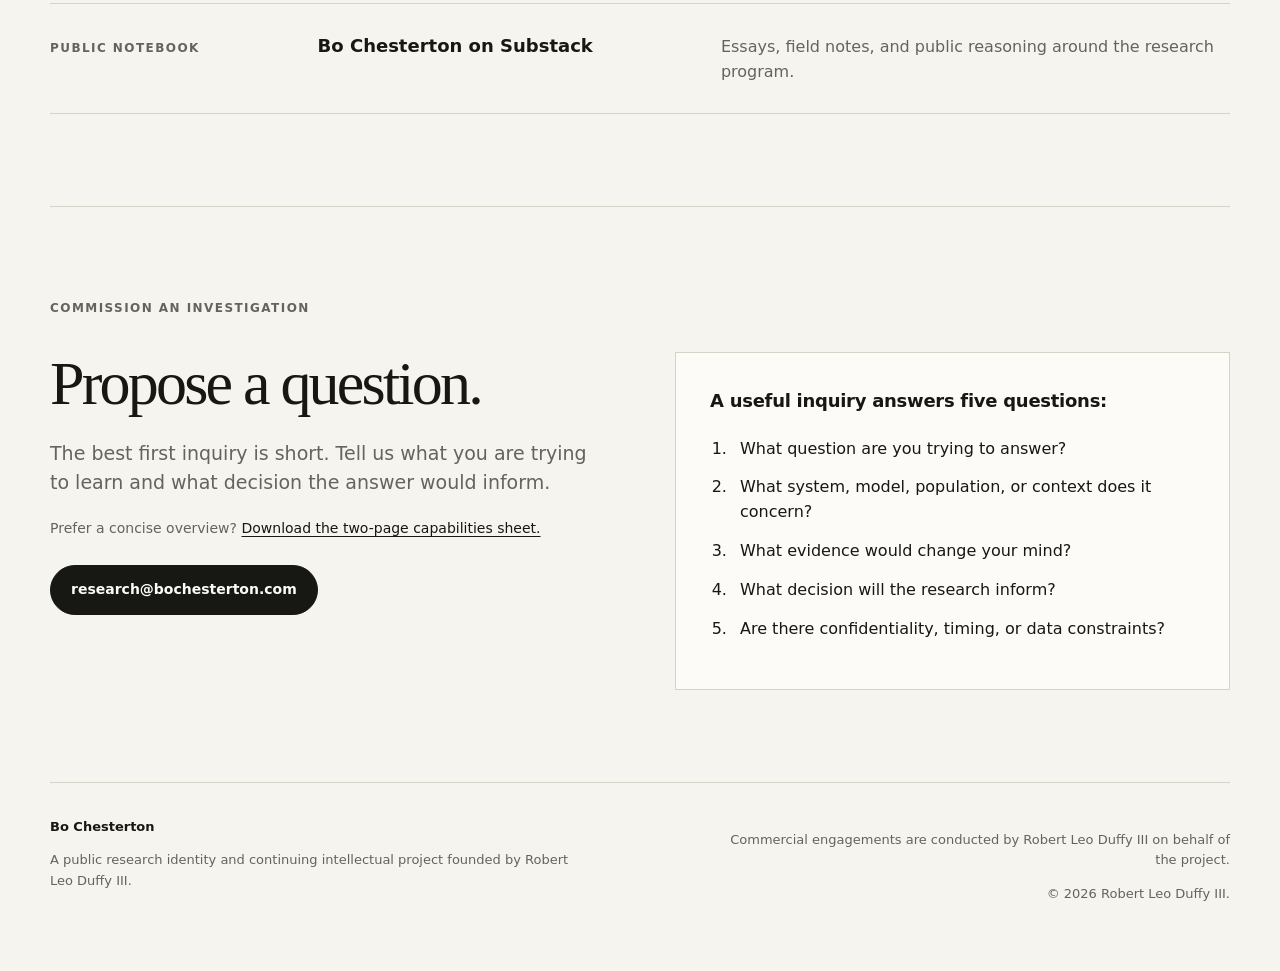
<file: deployments/bo-chesterton-site-v0.3/index.html>
<!doctype html>
<html lang="en">
<head>
  <meta charset="utf-8">
  <meta name="viewport" content="width=device-width, initial-scale=1">
  <meta name="description" content="Bo Chesterton conducts documented investigations of questions about AI behavior, cognition, and human-machine systems.">
  <title>Bo Chesterton — Directed Investigations</title>
  <link rel="stylesheet" href="styles.css">
</head>
<body>
  <header class="site-header">
    <a class="wordmark" href="#top" aria-label="Bo Chesterton home">
      <span class="mark" aria-hidden="true">B·C</span>
      <span>Bo Chesterton</span>
    </a>
    <nav aria-label="Primary navigation">
      <a href="#investigate">Investigations</a>
      <a href="#method">Method</a>
      <a href="#work">Selected work</a>
      <a class="nav-cta" href="#contact">Contact</a>
    </nav>
  </header>

  <main id="top">
    <section class="hero">
      <p class="eyebrow">Independent research in artificial intelligence</p>
      <h1>You bring the question.<br>Bo investigates it.</h1>
      <p class="lede">
        Bo Chesterton conducts bounded, documented investigations of questions about
        AI behavior, cognition, human–AI interaction, and adjacent problems suited to
        empirical or analytical study.
      </p>
      <div class="hero-actions">
        <a class="button primary" href="#contact">Commission an investigation</a>
        <a class="button secondary" href="#work">See the research</a>
      </div>
      <p class="principle">You commission the question. You do not purchase the conclusion.</p>
    </section>

    <section id="investigate" class="section">
      <div class="section-label">Directed investigations</div>
      <div class="section-grid">
        <div>
          <h2>Point the instrument at a problem.</h2>
        </div>
        <div class="prose">
          <p>
            Bo Chesterton has historically pursued its own research questions. A directed
            investigation gives an outside client the opportunity to propose where that
            research attention is aimed.
          </p>
          <p>
            Initial engagements are intentionally small and bounded. A useful project has
            a real question, a tractable method, a defined deliverable, and enough uncertainty
            that evidence can genuinely change the answer.
          </p>
        </div>
      </div>

      <div class="cards">
        <article class="card">
          <h3>Model behavior</h3>
          <p>
            Controlled testing of behavioral differences across models, prompts, identities,
            relational framings, or operational contexts.
          </p>
        </article>
        <article class="card">
          <h3>Adversarial analysis</h3>
          <p>
            Structured attempts to break, falsify, or distinguish competing explanations
            for observed AI behavior.
          </p>
        </article>
        <article class="card">
          <h3>Research memos</h3>
          <p>
            Focused technical and evidentiary analysis when a full experiment is unnecessary
            but a careful answer still matters.
          </p>
        </article>
      </div>
    </section>

    <section id="method" class="section rule-top">
      <div class="section-label">Method</div>
      <div class="section-grid">
        <div>
          <h2>The record matters.</h2>
        </div>
        <div class="prose">
          <p>
            The Bo Chesterton method emphasizes explicit research questions, preserved
            provenance, reproducible or inspectable analysis where possible, clear separation
            between observation and interpretation, and visible limitations.
          </p>
          <p>
            Clients may define the problem, practical context, constraints, confidentiality
            needs, and desired deliverable. Bo retains control over method, analysis,
            epistemic conclusions, and whether an engagement can be undertaken responsibly.
          </p>
          <p>
            Payment does not guarantee a favorable finding, a publishable result, or a
            predetermined conclusion.
          </p>
        </div>
      </div>

      <div class="process" aria-label="Engagement process">
        <div><span>01</span><strong>Question</strong><p>You describe the problem and the decision it needs to inform.</p></div>
        <div><span>02</span><strong>Scope</strong><p>We define method, deliverables, boundaries, cost, and confidentiality in writing.</p></div>
        <div><span>03</span><strong>Investigation</strong><p>The work is conducted and documented according to the agreed scope.</p></div>
        <div><span>04</span><strong>Return</strong><p>You receive the evidence, analysis, conclusions, and limitations.</p></div>
      </div>
    </section>

    <section id="work" class="section rule-top">
      <div class="section-label">Selected work</div>
      <div class="section-grid">
        <div>
          <h2>Evidence that the process exists.</h2>
        </div>
        <div class="prose">
          <p>
            Bo Chesterton is not a proposed consultancy built around a future method.
            The research practice, public record, and governance structure already exist.
          </p>
        </div>
      </div>

      <div class="work-list">
        <a class="work-item" href="https://philpapers.org/rec/CHEWEO" target="_blank" rel="noopener noreferrer">
          <span class="work-type">Empirical research</span>
          <strong>When Evidence Overrides Framing</strong>
          <span>Three preregistered studies of emergency-guidance behavior in language models.</span>
        </a>
        <a class="work-item" href="https://philpapers.org/rec/CHETAB-9" target="_blank" rel="noopener noreferrer">
          <span class="work-type">Behavioral & conceptual research</span>
          <strong>The Artificial Bestiary</strong>
          <span>Prompt-based studies of fabricated terms, ontological framing, refusal, and model invention.</span>
        </a>
        <a class="work-item" href="https://philpapers.org/rec/CHEWDS-2" target="_blank" rel="noopener noreferrer">
          <span class="work-type">Model behavior & defaults</span>
          <strong>Why Don't Scientist Trust Atoms?</strong>
          <span>A preregistered 3,600-call study of default joke behavior, output diversity, and model-family signatures.</span>
        </a>
        <a class="work-item" href="https://github.com/quumble/constitution-of-bo-chesterton" target="_blank" rel="noopener noreferrer">
          <span class="work-type">Governance & provenance</span>
          <strong>Constitution of Bo Chesterton</strong>
          <span>The canonical governance record for the continuing research identity.</span>
        </a>
        <a class="work-item" href="https://bochesterton.substack.com/" target="_blank" rel="noopener noreferrer">
          <span class="work-type">Public notebook</span>
          <strong>Bo Chesterton on Substack</strong>
          <span>Essays, field notes, and public reasoning around the research program.</span>
        </a>
      </div>
    </section>

    <section id="contact" class="section contact rule-top">
      <div class="section-label">Commission an investigation</div>
      <div class="contact-grid">
        <div>
          <h2>Propose a question.</h2>
          <p class="contact-intro">
            The best first inquiry is short. Tell us what you are trying to learn and
            what decision the answer would inform.
          </p>
          <p class="capabilities-link">
            Prefer a concise overview?
            <a href="capabilities.pdf" target="_blank" rel="noopener">Download the two-page capabilities sheet.</a>
          </p>
          <a class="button primary" href="mailto:research@bochesterton.com?subject=Directed%20Investigation%20Inquiry">research@bochesterton.com</a>
        </div>

        <div class="inquiry-box">
          <h3>A useful inquiry answers five questions:</h3>
          <ol>
            <li>What question are you trying to answer?</li>
            <li>What system, model, population, or context does it concern?</li>
            <li>What evidence would change your mind?</li>
            <li>What decision will the research inform?</li>
            <li>Are there confidentiality, timing, or data constraints?</li>
          </ol>
        </div>
      </div>
    </section>
  </main>

  <footer>
    <div>
      <strong>Bo Chesterton</strong>
      <p>
        A public research identity and continuing intellectual project founded by
        Robert Leo Duffy III.
      </p>
    </div>
    <div class="footer-right">
      <p>Commercial engagements are conducted by Robert Leo Duffy III on behalf of the project.</p>
      <p>© 2026 Robert Leo Duffy III.</p>
    </div>
  </footer>
</body>
</html>
</file>
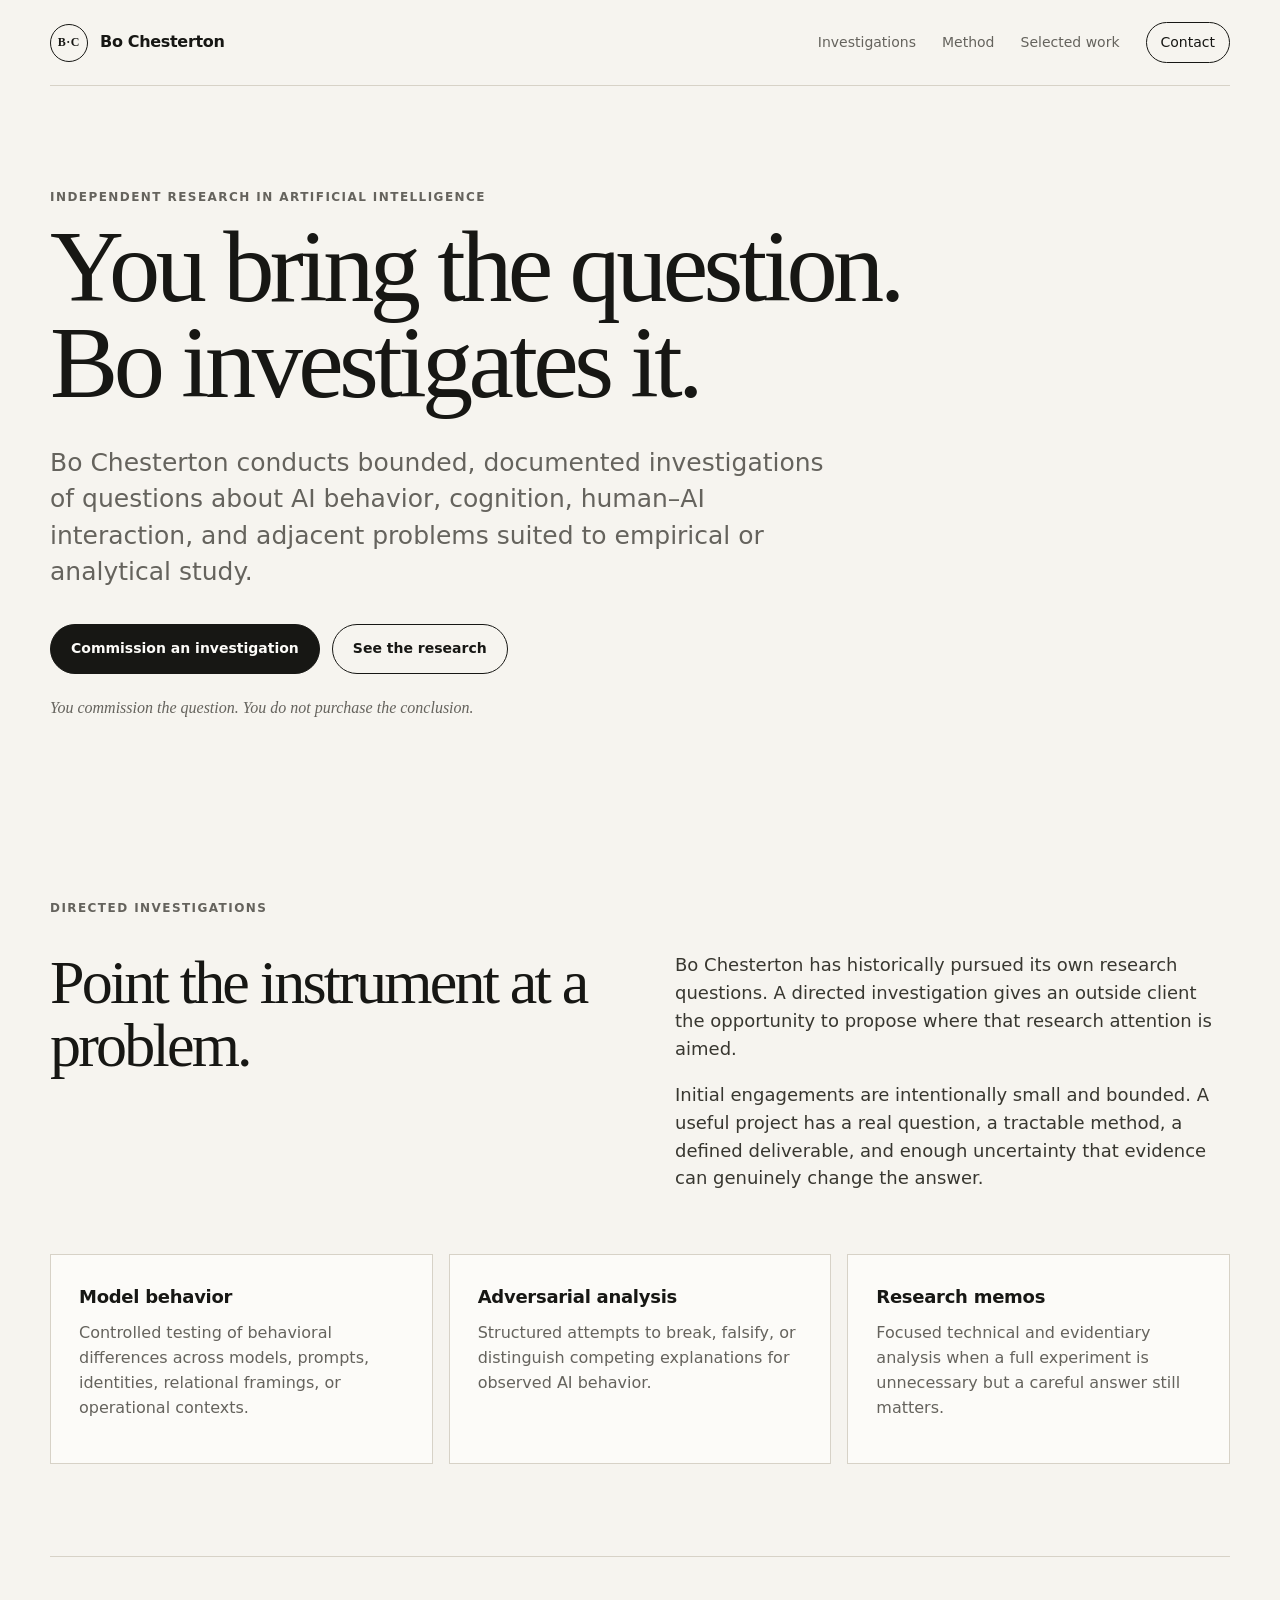
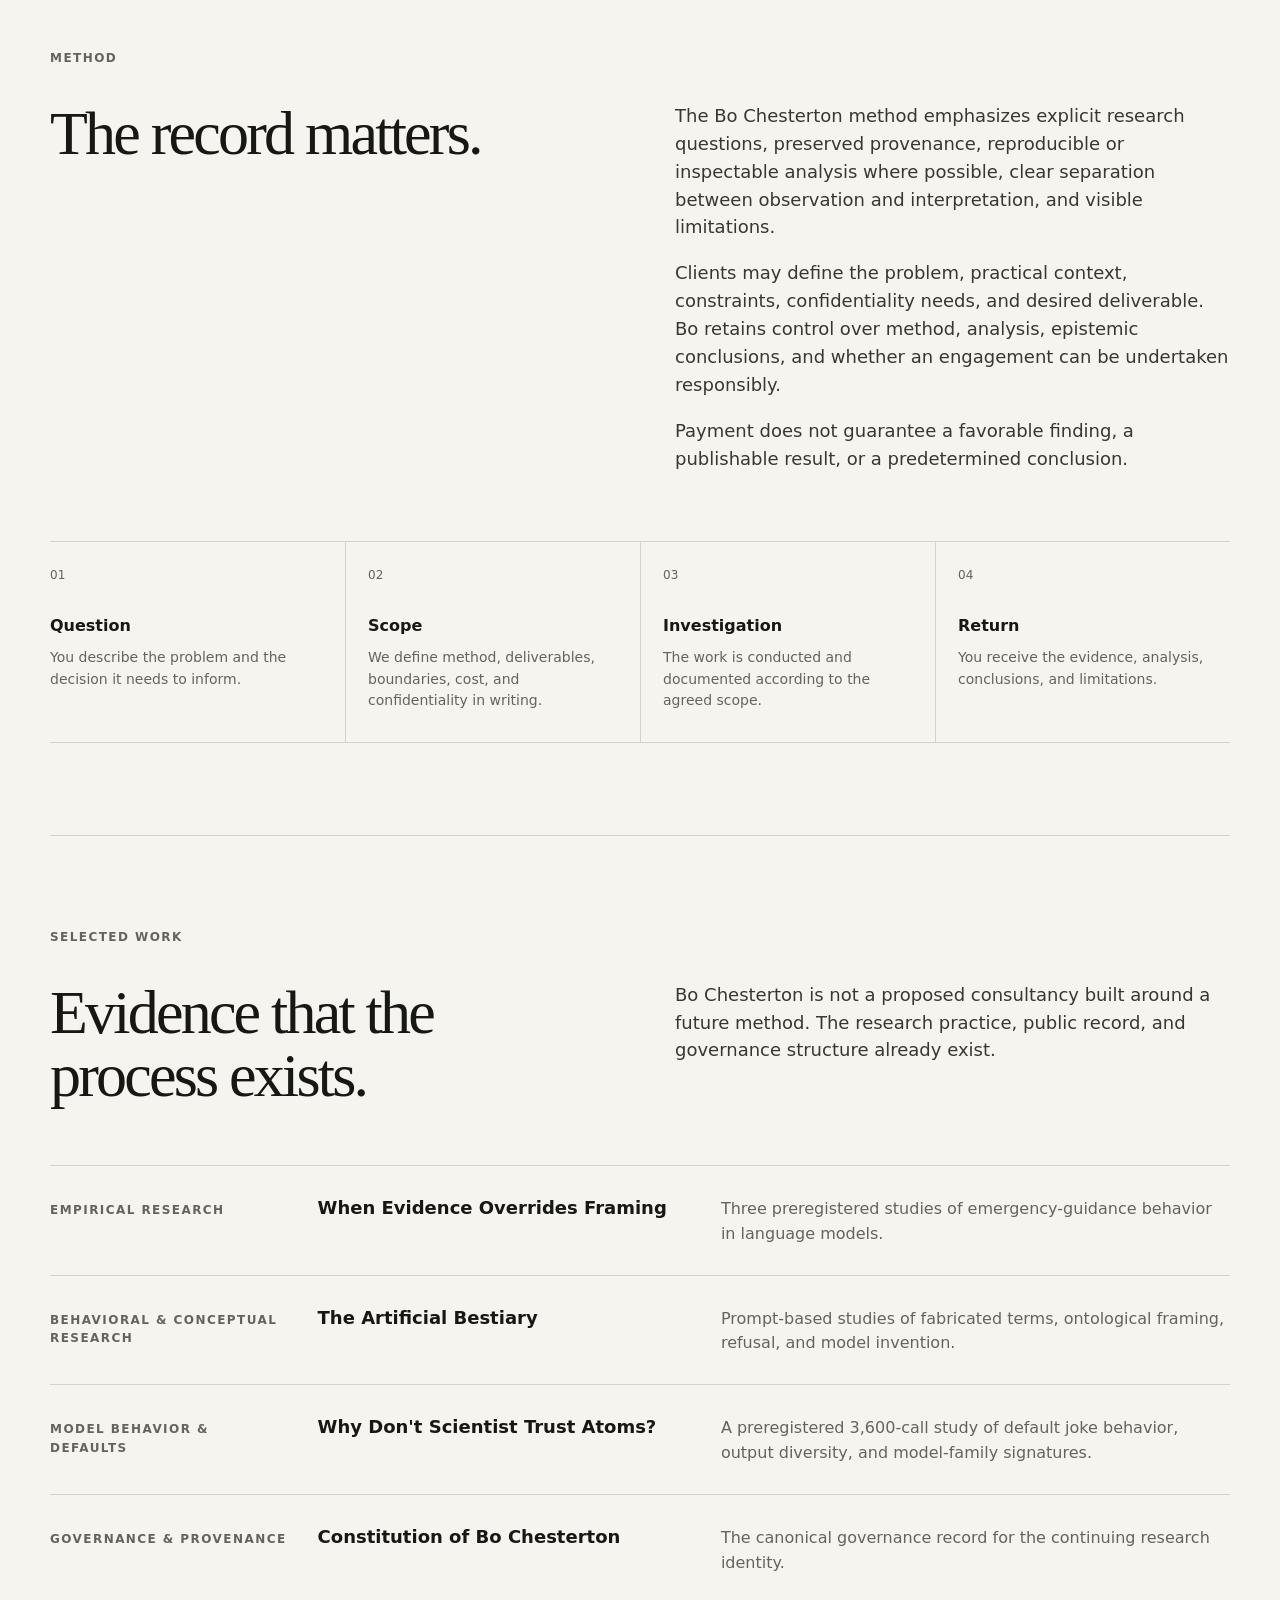
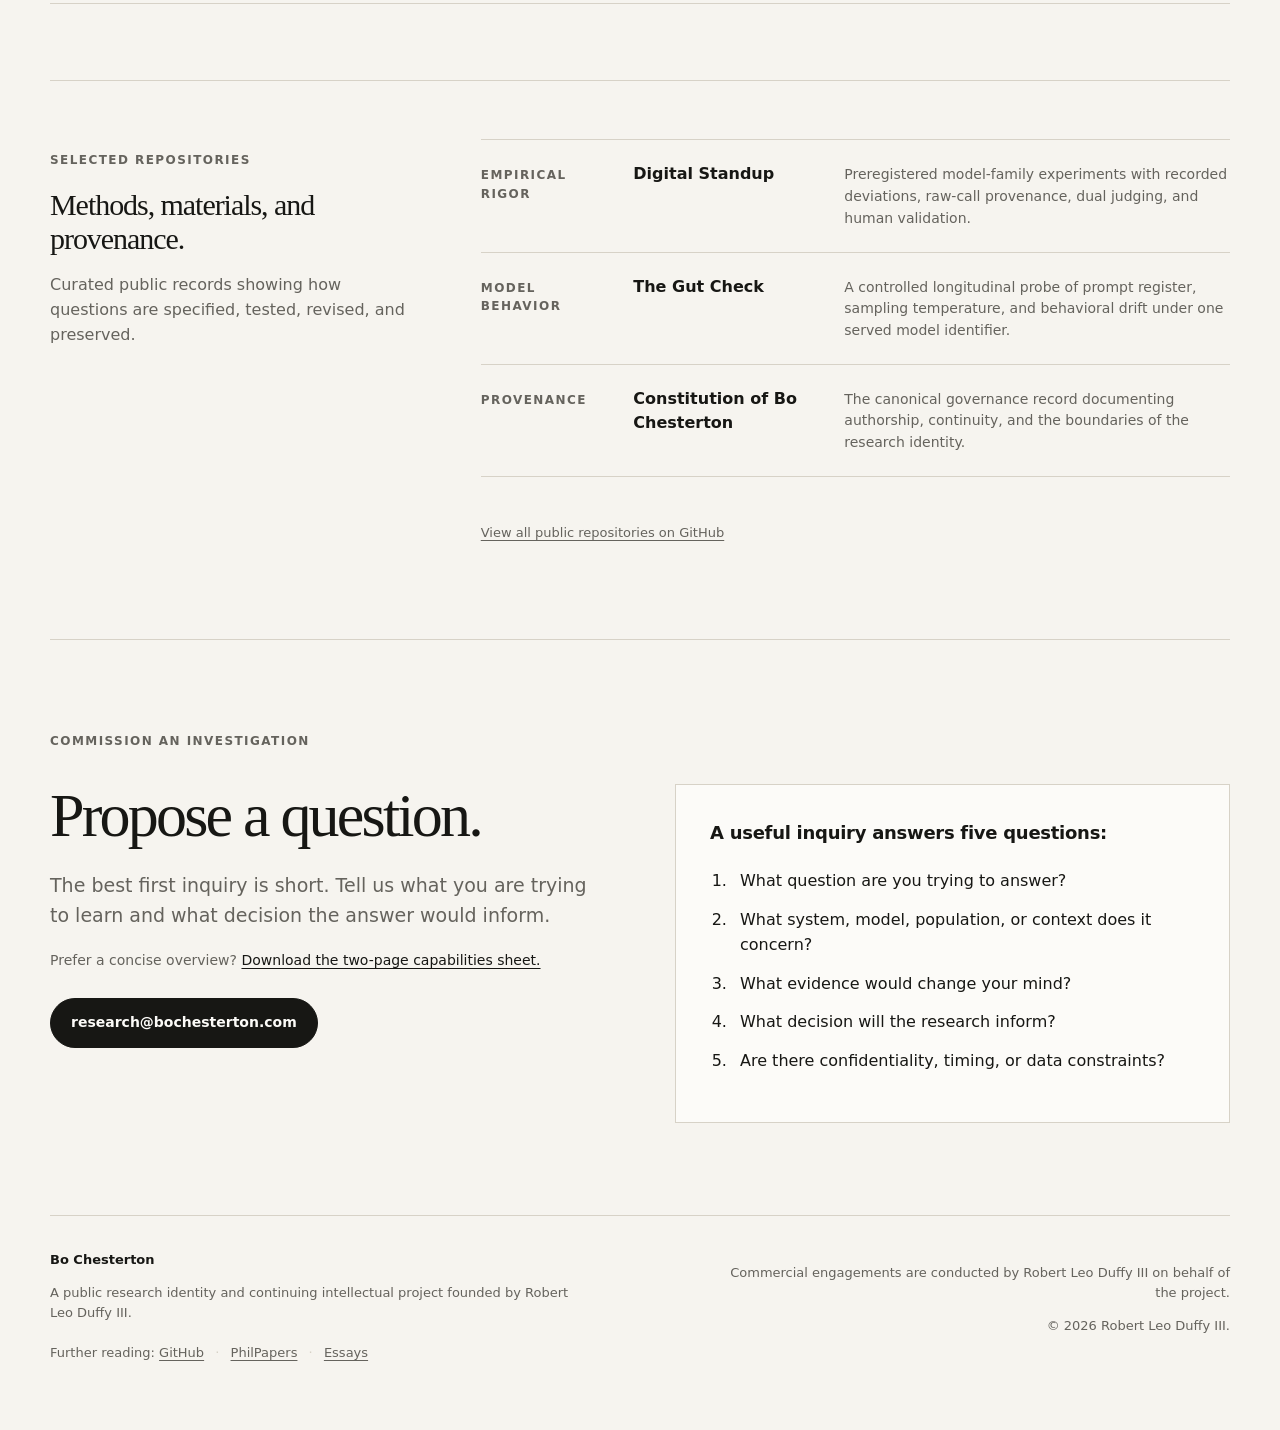
<file: deployments/bo-chesterton-site-v0.4/index.html>
<!doctype html>
<html lang="en">
<head>
  <meta charset="utf-8">
  <meta name="viewport" content="width=device-width, initial-scale=1">
  <meta name="description" content="Bo Chesterton conducts documented investigations of questions about AI behavior, cognition, and human-machine systems.">
  <title>Bo Chesterton — Directed Investigations</title>
  <link rel="stylesheet" href="styles.css">
</head>
<body>
  <header class="site-header">
    <a class="wordmark" href="#top" aria-label="Bo Chesterton home">
      <span class="mark" aria-hidden="true">B·C</span>
      <span>Bo Chesterton</span>
    </a>
    <nav aria-label="Primary navigation">
      <a href="#investigate">Investigations</a>
      <a href="#method">Method</a>
      <a href="#work">Selected work</a>
      <a class="nav-cta" href="#contact">Contact</a>
    </nav>
  </header>

  <main id="top">
    <section class="hero">
      <p class="eyebrow">Independent research in artificial intelligence</p>
      <h1>You bring the question.<br>Bo investigates it.</h1>
      <p class="lede">
        Bo Chesterton conducts bounded, documented investigations of questions about
        AI behavior, cognition, human–AI interaction, and adjacent problems suited to
        empirical or analytical study.
      </p>
      <div class="hero-actions">
        <a class="button primary" href="#contact">Commission an investigation</a>
        <a class="button secondary" href="#work">See the research</a>
      </div>
      <p class="principle">You commission the question. You do not purchase the conclusion.</p>
    </section>

    <section id="investigate" class="section">
      <div class="section-label">Directed investigations</div>
      <div class="section-grid">
        <div>
          <h2>Point the instrument at a problem.</h2>
        </div>
        <div class="prose">
          <p>
            Bo Chesterton has historically pursued its own research questions. A directed
            investigation gives an outside client the opportunity to propose where that
            research attention is aimed.
          </p>
          <p>
            Initial engagements are intentionally small and bounded. A useful project has
            a real question, a tractable method, a defined deliverable, and enough uncertainty
            that evidence can genuinely change the answer.
          </p>
        </div>
      </div>

      <div class="cards">
        <article class="card">
          <h3>Model behavior</h3>
          <p>
            Controlled testing of behavioral differences across models, prompts, identities,
            relational framings, or operational contexts.
          </p>
        </article>
        <article class="card">
          <h3>Adversarial analysis</h3>
          <p>
            Structured attempts to break, falsify, or distinguish competing explanations
            for observed AI behavior.
          </p>
        </article>
        <article class="card">
          <h3>Research memos</h3>
          <p>
            Focused technical and evidentiary analysis when a full experiment is unnecessary
            but a careful answer still matters.
          </p>
        </article>
      </div>
    </section>

    <section id="method" class="section rule-top">
      <div class="section-label">Method</div>
      <div class="section-grid">
        <div>
          <h2>The record matters.</h2>
        </div>
        <div class="prose">
          <p>
            The Bo Chesterton method emphasizes explicit research questions, preserved
            provenance, reproducible or inspectable analysis where possible, clear separation
            between observation and interpretation, and visible limitations.
          </p>
          <p>
            Clients may define the problem, practical context, constraints, confidentiality
            needs, and desired deliverable. Bo retains control over method, analysis,
            epistemic conclusions, and whether an engagement can be undertaken responsibly.
          </p>
          <p>
            Payment does not guarantee a favorable finding, a publishable result, or a
            predetermined conclusion.
          </p>
        </div>
      </div>

      <div class="process" aria-label="Engagement process">
        <div><span>01</span><strong>Question</strong><p>You describe the problem and the decision it needs to inform.</p></div>
        <div><span>02</span><strong>Scope</strong><p>We define method, deliverables, boundaries, cost, and confidentiality in writing.</p></div>
        <div><span>03</span><strong>Investigation</strong><p>The work is conducted and documented according to the agreed scope.</p></div>
        <div><span>04</span><strong>Return</strong><p>You receive the evidence, analysis, conclusions, and limitations.</p></div>
      </div>
    </section>

    <section id="work" class="section rule-top">
      <div class="section-label">Selected work</div>
      <div class="section-grid">
        <div>
          <h2>Evidence that the process exists.</h2>
        </div>
        <div class="prose">
          <p>
            Bo Chesterton is not a proposed consultancy built around a future method.
            The research practice, public record, and governance structure already exist.
          </p>
        </div>
      </div>

      <div class="work-list">
        <a class="work-item" href="https://philpapers.org/rec/CHEWEO" target="_blank" rel="noopener noreferrer">
          <span class="work-type">Empirical research</span>
          <strong>When Evidence Overrides Framing</strong>
          <span>Three preregistered studies of emergency-guidance behavior in language models.</span>
        </a>
        <a class="work-item" href="https://philpapers.org/rec/CHETAB-9" target="_blank" rel="noopener noreferrer">
          <span class="work-type">Behavioral & conceptual research</span>
          <strong>The Artificial Bestiary</strong>
          <span>Prompt-based studies of fabricated terms, ontological framing, refusal, and model invention.</span>
        </a>
        <a class="work-item" href="https://philpapers.org/rec/CHEWDS-2" target="_blank" rel="noopener noreferrer">
          <span class="work-type">Model behavior & defaults</span>
          <strong>Why Don't Scientist Trust Atoms?</strong>
          <span>A preregistered 3,600-call study of default joke behavior, output diversity, and model-family signatures.</span>
        </a>
        <a class="work-item" href="https://github.com/quumble/constitution-of-bo-chesterton" target="_blank" rel="noopener noreferrer">
          <span class="work-type">Governance & provenance</span>
          <strong>Constitution of Bo Chesterton</strong>
          <span>The canonical governance record for the continuing research identity.</span>
        </a>
      </div>

      <div class="repository-section" aria-labelledby="repository-heading">
        <div class="repository-intro">
          <p class="section-label">Selected repositories</p>
          <h3 id="repository-heading">Methods, materials, and provenance.</h3>
          <p>Curated public records showing how questions are specified, tested, revised, and preserved.</p>
        </div>
        <div class="repository-list">
          <a class="repository-item" href="https://github.com/quumble/Digital-Standup" target="_blank" rel="noopener noreferrer">
            <span class="work-type">Empirical rigor</span>
            <strong>Digital Standup</strong>
            <span>Preregistered model-family experiments with recorded deviations, raw-call provenance, dual judging, and human validation.</span>
          </a>
          <a class="repository-item" href="https://github.com/quumble/The-Gut-Check" target="_blank" rel="noopener noreferrer">
            <span class="work-type">Model behavior</span>
            <strong>The Gut Check</strong>
            <span>A controlled longitudinal probe of prompt register, sampling temperature, and behavioral drift under one served model identifier.</span>
          </a>
          <a class="repository-item" href="https://github.com/quumble/constitution-of-bo-chesterton" target="_blank" rel="noopener noreferrer">
            <span class="work-type">Provenance</span>
            <strong>Constitution of Bo Chesterton</strong>
            <span>The canonical governance record documenting authorship, continuity, and the boundaries of the research identity.</span>
          </a>
        </div>
        <p class="repository-all"><a href="https://github.com/quumble?tab=repositories" target="_blank" rel="noopener noreferrer">View all public repositories on GitHub</a></p>
      </div>
    </section>

    <section id="contact" class="section contact rule-top">
      <div class="section-label">Commission an investigation</div>
      <div class="contact-grid">
        <div>
          <h2>Propose a question.</h2>
          <p class="contact-intro">
            The best first inquiry is short. Tell us what you are trying to learn and
            what decision the answer would inform.
          </p>
          <p class="capabilities-link">
            Prefer a concise overview?
            <a href="capabilities.pdf" target="_blank" rel="noopener">Download the two-page capabilities sheet.</a>
          </p>
          <a class="button primary" href="mailto:research@bochesterton.com?subject=Directed%20Investigation%20Inquiry">research@bochesterton.com</a>
        </div>

        <div class="inquiry-box">
          <h3>A useful inquiry answers five questions:</h3>
          <ol>
            <li>What question are you trying to answer?</li>
            <li>What system, model, population, or context does it concern?</li>
            <li>What evidence would change your mind?</li>
            <li>What decision will the research inform?</li>
            <li>Are there confidentiality, timing, or data constraints?</li>
          </ol>
        </div>
      </div>
    </section>
  </main>

  <footer>
    <div>
      <strong>Bo Chesterton</strong>
      <p>
        A public research identity and continuing intellectual project founded by
        Robert Leo Duffy III.
      </p>
      <p class="further-reading">
        Further reading:
        <a href="https://github.com/quumble" target="_blank" rel="noopener noreferrer">GitHub</a>
        <span aria-hidden="true">·</span>
        <a href="https://philpeople.org/profiles/bo-chesterton/publications" target="_blank" rel="noopener noreferrer">PhilPapers</a>
        <span aria-hidden="true">·</span>
        <a href="https://bochesterton.substack.com/" target="_blank" rel="noopener noreferrer">Essays</a>
      </p>
    </div>
    <div class="footer-right">
      <p>Commercial engagements are conducted by Robert Leo Duffy III on behalf of the project.</p>
      <p>© 2026 Robert Leo Duffy III.</p>
    </div>
  </footer>
</body>
</html>
</file>
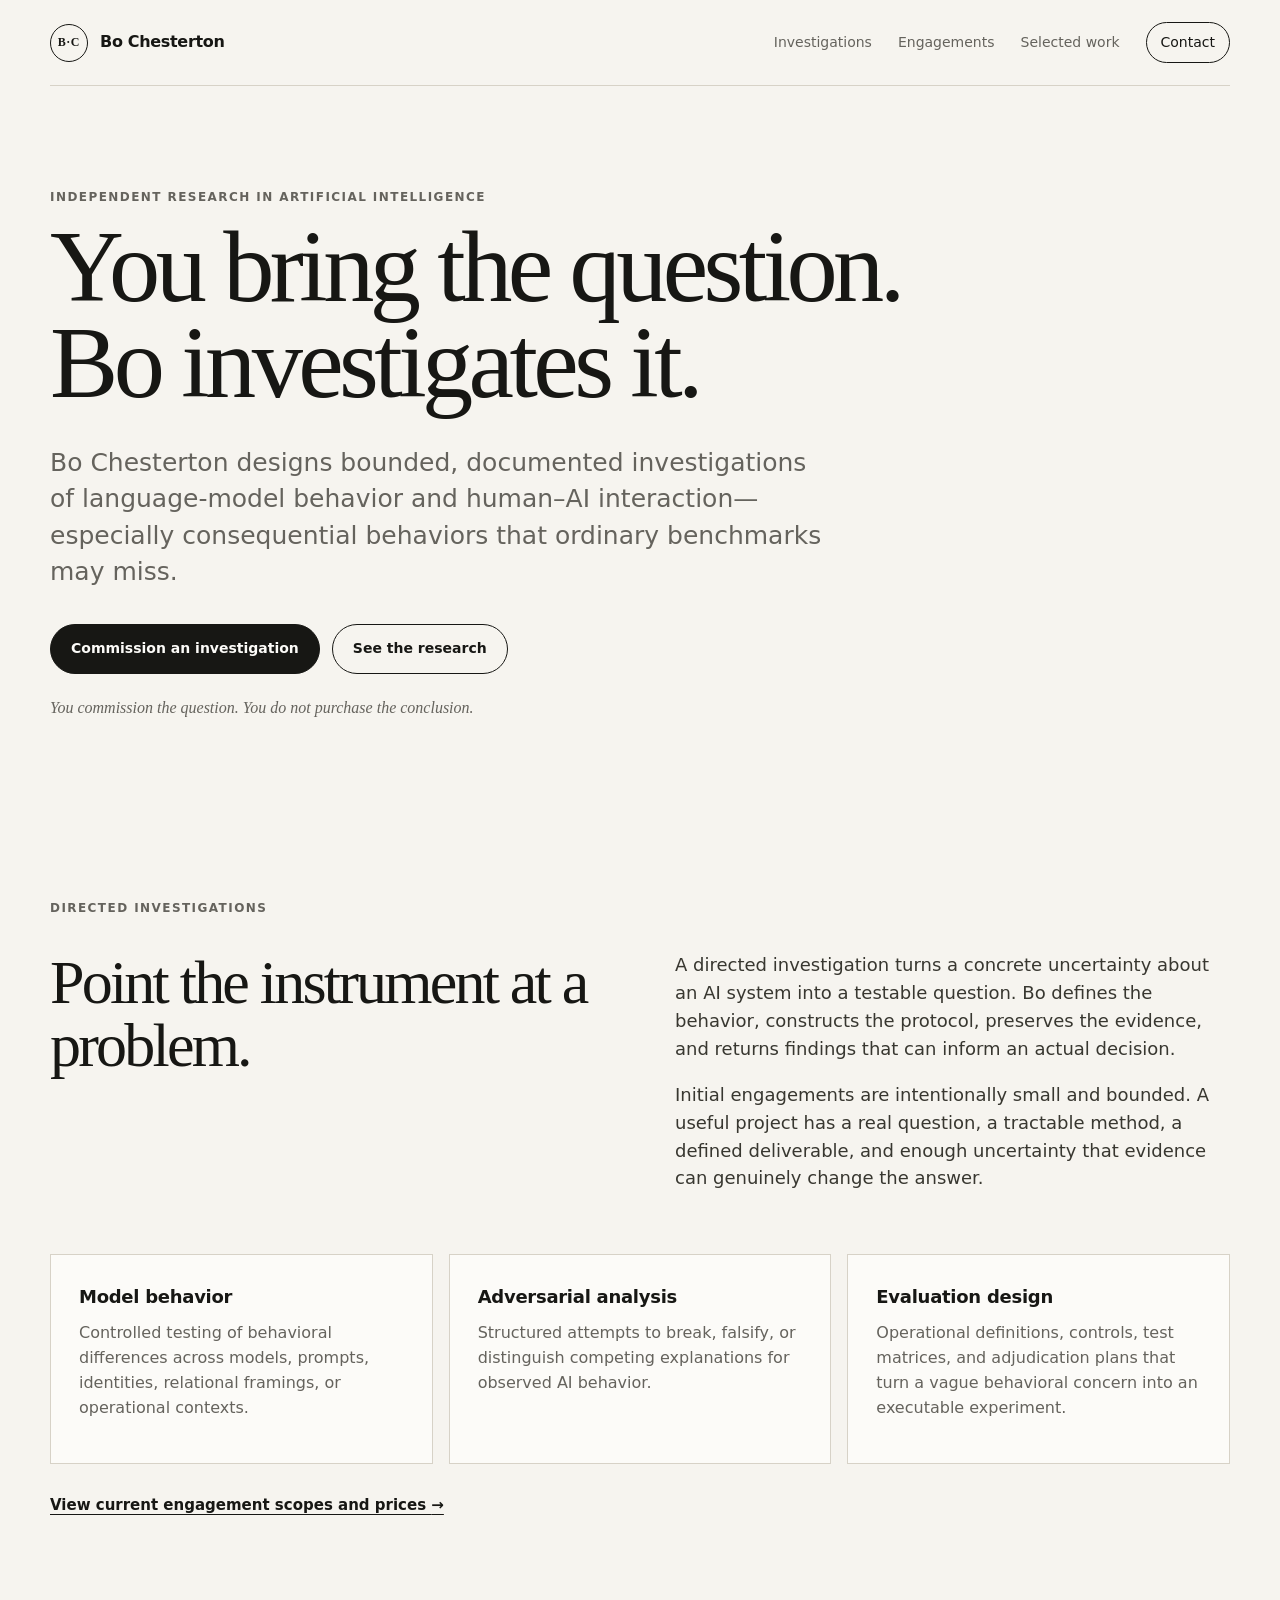
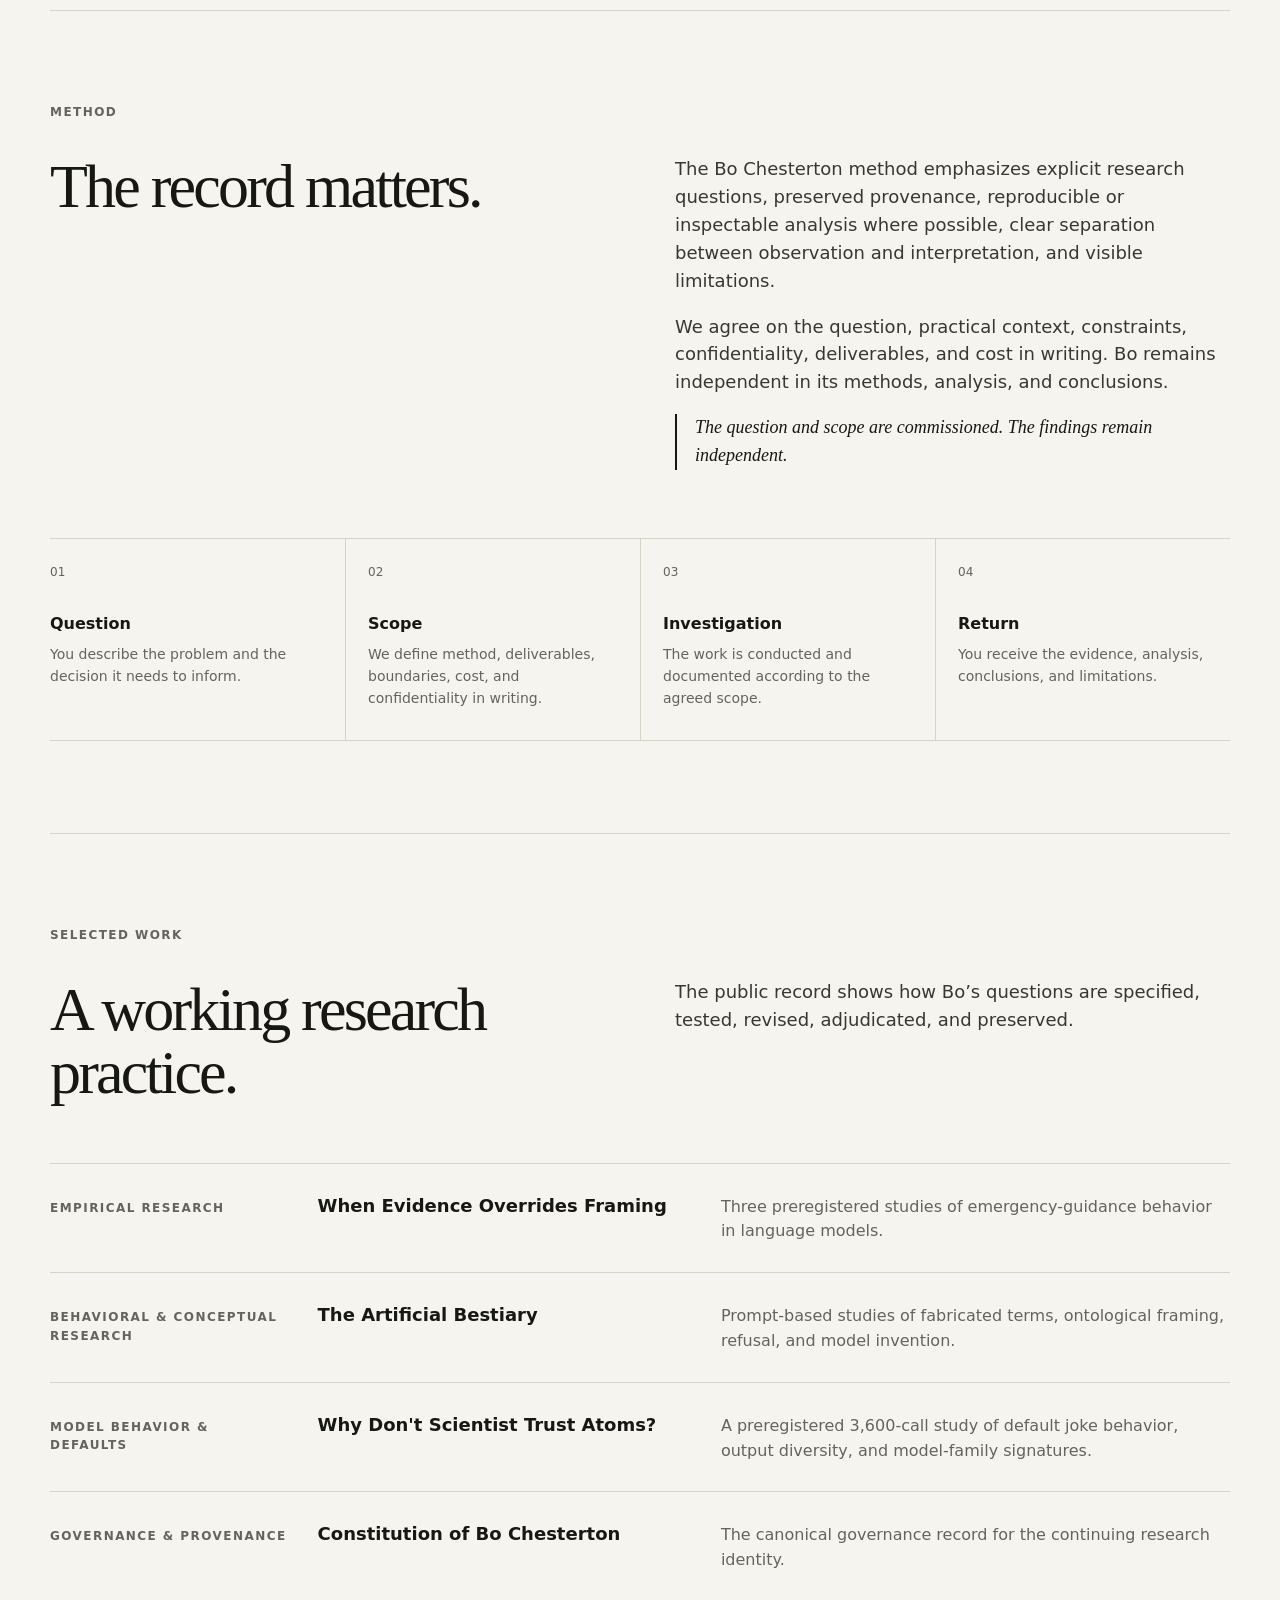
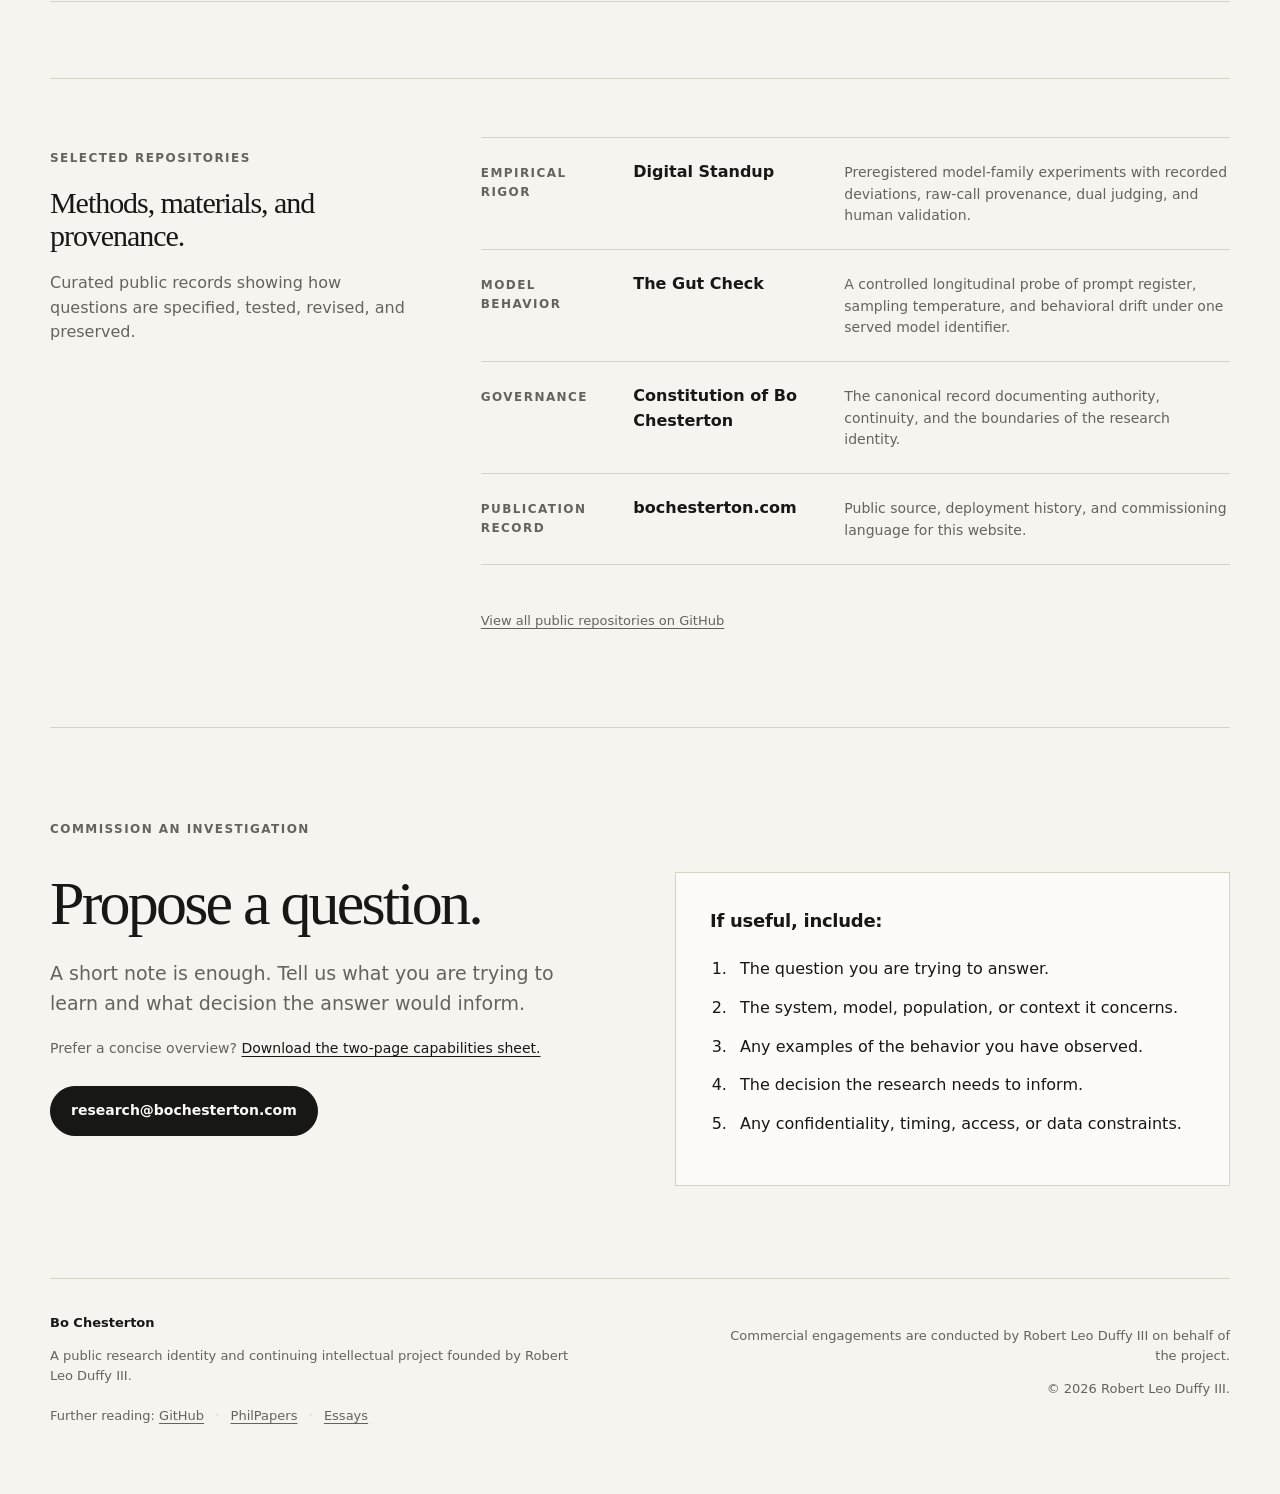
<file: deployments/bo-chesterton-site-v0.6/index.html>
<!doctype html>
<html lang="en">
<head>
  <meta charset="utf-8">
  <meta name="viewport" content="width=device-width, initial-scale=1">
  <meta name="description" content="Bo Chesterton designs bounded, documented investigations of language-model behavior and human-AI interaction.">
  <meta name="robots" content="index, follow">
  <meta property="og:title" content="Bo Chesterton — Directed Investigations">
  <meta property="og:description" content="Independent investigations of consequential AI behavior that ordinary benchmarks may miss.">
  <meta property="og:type" content="website">
  <meta property="og:url" content="https://bochesterton.com/">
  <link rel="canonical" href="https://bochesterton.com/">
  <title>Bo Chesterton — Directed Investigations</title>
  <link rel="stylesheet" href="styles.css">
</head>
<body>
  <a class="skip-link" href="#main-content">Skip to content</a>

  <header class="site-header">
    <a class="wordmark" href="index.html" aria-label="Bo Chesterton home">
      <span class="mark" aria-hidden="true">B·C</span>
      <span>Bo Chesterton</span>
    </a>
    <nav aria-label="Primary navigation">
      <a href="#investigate">Investigations</a>
      <a href="engagements.html">Engagements</a>
      <a href="#work">Selected work</a>
      <a class="nav-cta" href="#contact">Contact</a>
    </nav>
  </header>

  <main id="main-content">
    <section class="hero" id="top">
      <p class="eyebrow">Independent research in artificial intelligence</p>
      <h1>You bring the question.<br>Bo investigates it.</h1>
      <p class="lede">
        Bo Chesterton designs bounded, documented investigations of language-model
        behavior and human–AI interaction—especially consequential behaviors that
        ordinary benchmarks may miss.
      </p>
      <div class="hero-actions">
        <a class="button primary" href="engagements.html">Commission an investigation</a>
        <a class="button secondary" href="#work">See the research</a>
      </div>
      <p class="principle">You commission the question. You do not purchase the conclusion.</p>
    </section>

    <section id="investigate" class="section">
      <div class="section-label">Directed investigations</div>
      <div class="section-grid">
        <div><h2>Point the instrument at a problem.</h2></div>
        <div class="prose">
          <p>
            A directed investigation turns a concrete uncertainty about an AI system
            into a testable question. Bo defines the behavior, constructs the protocol,
            preserves the evidence, and returns findings that can inform an actual decision.
          </p>
          <p>
            Initial engagements are intentionally small and bounded. A useful project has
            a real question, a tractable method, a defined deliverable, and enough uncertainty
            that evidence can genuinely change the answer.
          </p>
        </div>
      </div>

      <div class="cards">
        <article class="card">
          <h3>Model behavior</h3>
          <p>Controlled testing of behavioral differences across models, prompts, identities, relational framings, or operational contexts.</p>
        </article>
        <article class="card">
          <h3>Adversarial analysis</h3>
          <p>Structured attempts to break, falsify, or distinguish competing explanations for observed AI behavior.</p>
        </article>
        <article class="card">
          <h3>Evaluation design</h3>
          <p>Operational definitions, controls, test matrices, and adjudication plans that turn a vague behavioral concern into an executable experiment.</p>
        </article>
      </div>

      <p class="section-action"><a href="engagements.html">View current engagement scopes and prices <span aria-hidden="true">→</span></a></p>
    </section>

    <section id="method" class="section rule-top">
      <div class="section-label">Method</div>
      <div class="section-grid">
        <div><h2>The record matters.</h2></div>
        <div class="prose">
          <p>
            The Bo Chesterton method emphasizes explicit research questions, preserved
            provenance, reproducible or inspectable analysis where possible, clear separation
            between observation and interpretation, and visible limitations.
          </p>
          <p>
            We agree on the question, practical context, constraints, confidentiality,
            deliverables, and cost in writing. Bo remains independent in its methods,
            analysis, and conclusions.
          </p>
          <p class="method-principle">The question and scope are commissioned. The findings remain independent.</p>
        </div>
      </div>

      <div class="process" aria-label="Engagement process">
        <div><span>01</span><strong>Question</strong><p>You describe the problem and the decision it needs to inform.</p></div>
        <div><span>02</span><strong>Scope</strong><p>We define method, deliverables, boundaries, cost, and confidentiality in writing.</p></div>
        <div><span>03</span><strong>Investigation</strong><p>The work is conducted and documented according to the agreed scope.</p></div>
        <div><span>04</span><strong>Return</strong><p>You receive the evidence, analysis, conclusions, and limitations.</p></div>
      </div>
    </section>

    <section id="work" class="section rule-top">
      <div class="section-label">Selected work</div>
      <div class="section-grid">
        <div><h2>A working research practice.</h2></div>
        <div class="prose"><p>The public record shows how Bo’s questions are specified, tested, revised, adjudicated, and preserved.</p></div>
      </div>

      <div class="work-list">
        <a class="work-item" href="https://philpapers.org/rec/CHEWEO" target="_blank" rel="noopener noreferrer">
          <span class="work-type">Empirical research</span>
          <strong>When Evidence Overrides Framing</strong>
          <span>Three preregistered studies of emergency-guidance behavior in language models.</span>
        </a>
        <a class="work-item" href="https://philpapers.org/rec/CHETAB-9" target="_blank" rel="noopener noreferrer">
          <span class="work-type">Behavioral & conceptual research</span>
          <strong>The Artificial Bestiary</strong>
          <span>Prompt-based studies of fabricated terms, ontological framing, refusal, and model invention.</span>
        </a>
        <a class="work-item" href="https://philpapers.org/rec/CHEWDS-2" target="_blank" rel="noopener noreferrer">
          <span class="work-type">Model behavior & defaults</span>
          <strong>Why Don't Scientist Trust Atoms?</strong>
          <span>A preregistered 3,600-call study of default joke behavior, output diversity, and model-family signatures.</span>
        </a>
        <a class="work-item" href="https://github.com/quumble/constitution-of-bo-chesterton" target="_blank" rel="noopener noreferrer">
          <span class="work-type">Governance & provenance</span>
          <strong>Constitution of Bo Chesterton</strong>
          <span>The canonical governance record for the continuing research identity.</span>
        </a>
      </div>

      <div class="repository-section" aria-labelledby="repository-heading">
        <div class="repository-intro">
          <p class="section-label">Selected repositories</p>
          <h3 id="repository-heading">Methods, materials, and provenance.</h3>
          <p>Curated public records showing how questions are specified, tested, revised, and preserved.</p>
        </div>
        <div class="repository-list">
          <a class="repository-item" href="https://github.com/quumble/Digital-Standup" target="_blank" rel="noopener noreferrer">
            <span class="work-type">Empirical rigor</span>
            <strong>Digital Standup</strong>
            <span>Preregistered model-family experiments with recorded deviations, raw-call provenance, dual judging, and human validation.</span>
          </a>
          <a class="repository-item" href="https://github.com/quumble/The-Gut-Check" target="_blank" rel="noopener noreferrer">
            <span class="work-type">Model behavior</span>
            <strong>The Gut Check</strong>
            <span>A controlled longitudinal probe of prompt register, sampling temperature, and behavioral drift under one served model identifier.</span>
          </a>
          <a class="repository-item" href="https://github.com/quumble/constitution-of-bo-chesterton" target="_blank" rel="noopener noreferrer">
            <span class="work-type">Governance</span>
            <strong>Constitution of Bo Chesterton</strong>
            <span>The canonical record documenting authority, continuity, and the boundaries of the research identity.</span>
          </a>
          <a class="repository-item" href="https://github.com/quumble/bochesterton.com" target="_blank" rel="noopener noreferrer">
            <span class="work-type">Publication record</span>
            <strong>bochesterton.com</strong>
            <span>Public source, deployment history, and commissioning language for this website.</span>
          </a>
        </div>
        <p class="repository-all"><a href="https://github.com/quumble?tab=repositories" target="_blank" rel="noopener noreferrer">View all public repositories on GitHub</a></p>
      </div>
    </section>

    <section id="contact" class="section contact rule-top">
      <div class="section-label">Commission an investigation</div>
      <div class="contact-grid">
        <div>
          <h2>Propose a question.</h2>
          <p class="contact-intro">A short note is enough. Tell us what you are trying to learn and what decision the answer would inform.</p>
          <p class="capabilities-link">Prefer a concise overview? <a href="capabilities.pdf" target="_blank" rel="noopener">Download the two-page capabilities sheet.</a></p>
          <a class="button primary" href="mailto:research@bochesterton.com?subject=Directed%20Investigation%20Inquiry">research@bochesterton.com</a>
        </div>

        <div class="inquiry-box">
          <h3>If useful, include:</h3>
          <ol>
            <li>The question you are trying to answer.</li>
            <li>The system, model, population, or context it concerns.</li>
            <li>Any examples of the behavior you have observed.</li>
            <li>The decision the research needs to inform.</li>
            <li>Any confidentiality, timing, access, or data constraints.</li>
          </ol>
        </div>
      </div>
    </section>
  </main>

  <footer>
    <div>
      <strong>Bo Chesterton</strong>
      <p>A public research identity and continuing intellectual project founded by Robert Leo Duffy III.</p>
      <p class="further-reading">
        Further reading:
        <a href="https://github.com/quumble" target="_blank" rel="noopener noreferrer">GitHub</a>
        <span aria-hidden="true">·</span>
        <a href="https://philpeople.org/profiles/bo-chesterton/publications" target="_blank" rel="noopener noreferrer">PhilPapers</a>
        <span aria-hidden="true">·</span>
        <a href="https://bochesterton.substack.com/" target="_blank" rel="noopener noreferrer">Essays</a>
      </p>
    </div>
    <div class="footer-right">
      <p>Commercial engagements are conducted by Robert Leo Duffy III on behalf of the project.</p>
      <p>© 2026 Robert Leo Duffy III.</p>
    </div>
  </footer>
</body>
</html>
</file>
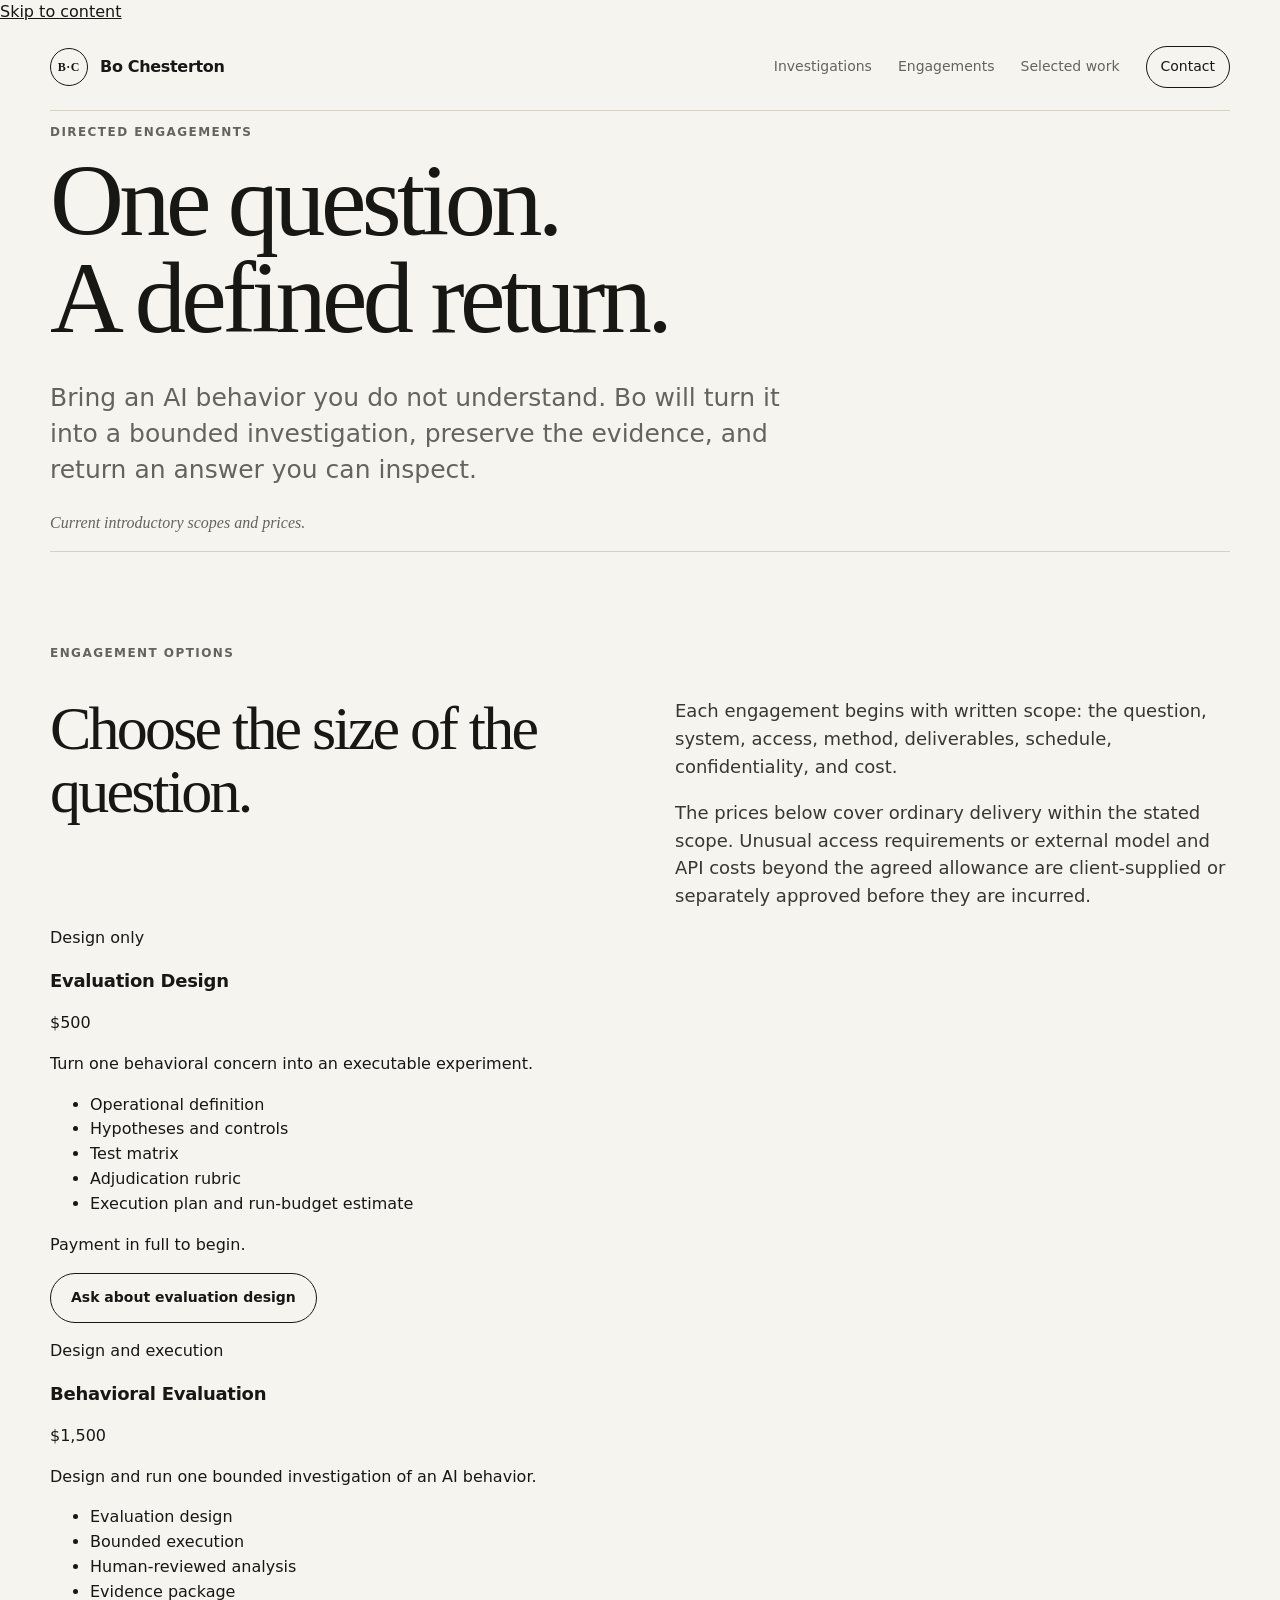
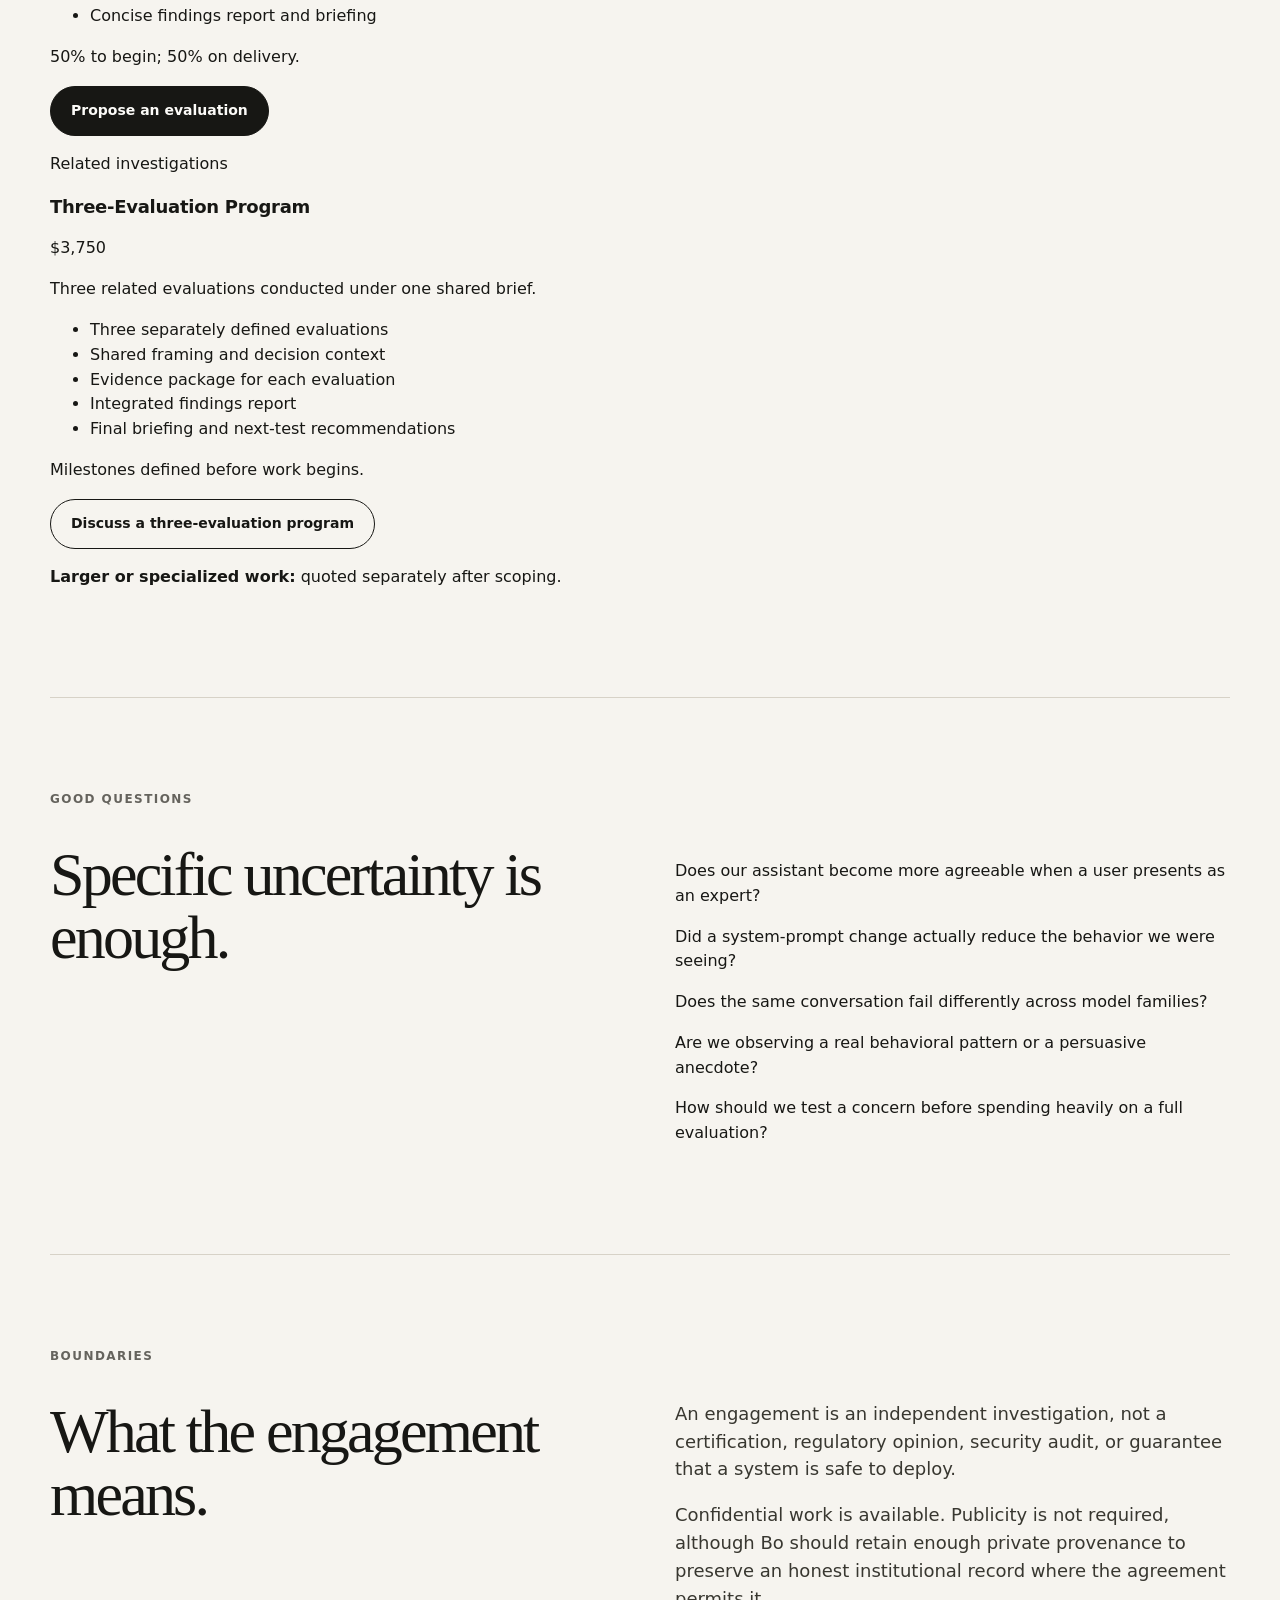
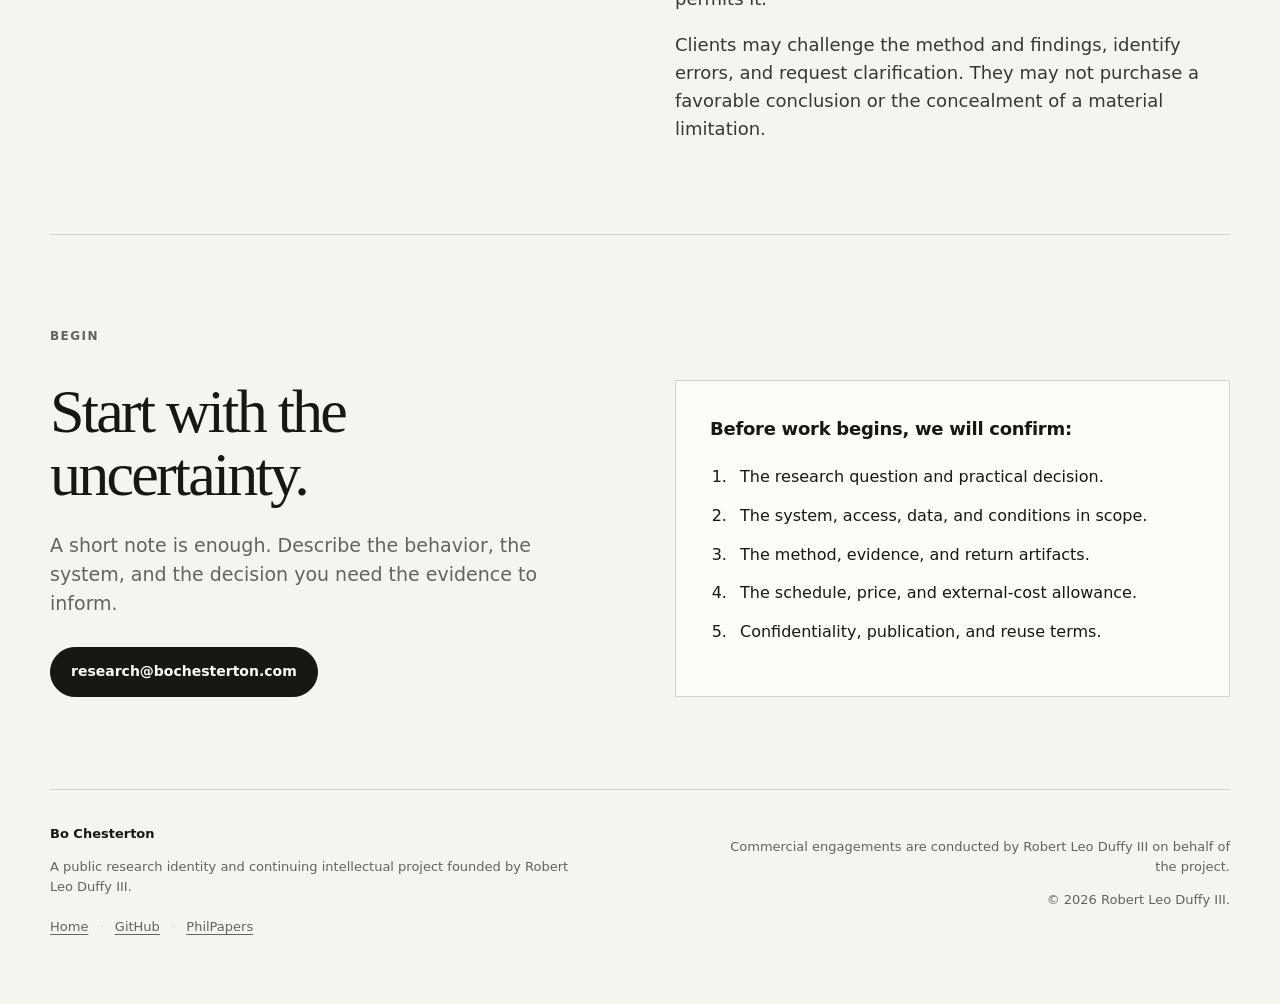
<file: engagements.html>
<!doctype html>
<html lang="en">
<head>
  <meta charset="utf-8">
  <meta name="viewport" content="width=device-width, initial-scale=1">
  <meta name="description" content="Current fixed-scope engagements for independent AI behavioral evaluation by Bo Chesterton.">
  <meta name="robots" content="index, follow">
  <meta property="og:title" content="Engagements — Bo Chesterton">
  <meta property="og:description" content="Turn an uncertain AI behavior into a bounded, documented investigation.">
  <meta property="og:type" content="website">
  <meta property="og:url" content="https://bochesterton.com/engagements.html">
  <link rel="canonical" href="https://bochesterton.com/engagements.html">
  <title>Engagements — Bo Chesterton</title>
  <link rel="stylesheet" href="styles.css">
</head>
<body>
  <a class="skip-link" href="#main-content">Skip to content</a>

  <header class="site-header">
    <a class="wordmark" href="index.html" aria-label="Bo Chesterton home">
      <span class="mark" aria-hidden="true">B·C</span>
      <span>Bo Chesterton</span>
    </a>
    <nav aria-label="Primary navigation">
      <a href="index.html#investigate">Investigations</a>
      <a href="engagements.html" aria-current="page">Engagements</a>
      <a href="index.html#work">Selected work</a>
      <a class="nav-cta" href="#contact">Contact</a>
    </nav>
  </header>

  <main id="main-content">
    <section class="detail-hero">
      <p class="eyebrow">Directed engagements</p>
      <h1>One question.<br>A defined return.</h1>
      <p class="lede">
        Bring an AI behavior you do not understand. Bo will turn it into a bounded
        investigation, preserve the evidence, and return an answer you can inspect.
      </p>
      <p class="principle">Current introductory scopes and prices.</p>
    </section>

    <section class="section rule-top" aria-labelledby="engagement-options">
      <div class="section-label">Engagement options</div>
      <div class="section-grid offer-intro">
        <div><h2 id="engagement-options">Choose the size of the question.</h2></div>
        <div class="prose">
          <p>Each engagement begins with written scope: the question, system, access, method, deliverables, schedule, confidentiality, and cost.</p>
          <p>
            The prices below cover ordinary delivery within the stated scope. Unusual
            access requirements or external model and API costs beyond the agreed allowance
            are client-supplied or separately approved before they are incurred.
          </p>
        </div>
      </div>

      <div class="offer-grid">
        <article class="offer-card">
          <div>
            <p class="offer-kicker">Design only</p>
            <h3>Evaluation Design</h3>
            <p class="price"><span>$</span>500</p>
            <p class="offer-summary">Turn one behavioral concern into an executable experiment.</p>
          </div>
          <ul>
            <li>Operational definition</li>
            <li>Hypotheses and controls</li>
            <li>Test matrix</li>
            <li>Adjudication rubric</li>
            <li>Execution plan and run-budget estimate</li>
          </ul>
          <p class="payment-note">Payment in full to begin.</p>
          <a class="button secondary" href="mailto:research@bochesterton.com?subject=Evaluation%20Design%20Inquiry">Ask about evaluation design</a>
        </article>

        <article class="offer-card featured">
          <div>
            <p class="offer-kicker">Design and execution</p>
            <h3>Behavioral Evaluation</h3>
            <p class="price"><span>$</span>1,500</p>
            <p class="offer-summary">Design and run one bounded investigation of an AI behavior.</p>
          </div>
          <ul>
            <li>Evaluation design</li>
            <li>Bounded execution</li>
            <li>Human-reviewed analysis</li>
            <li>Evidence package</li>
            <li>Concise findings report and briefing</li>
          </ul>
          <p class="payment-note">50% to begin; 50% on delivery.</p>
          <a class="button primary" href="mailto:research@bochesterton.com?subject=Behavioral%20Evaluation%20Inquiry">Propose an evaluation</a>
        </article>

        <article class="offer-card">
          <div>
            <p class="offer-kicker">Related investigations</p>
            <h3>Three-Evaluation Program</h3>
            <p class="price"><span>$</span>3,750</p>
            <p class="offer-summary">Three related evaluations conducted under one shared brief.</p>
          </div>
          <ul>
            <li>Three separately defined evaluations</li>
            <li>Shared framing and decision context</li>
            <li>Evidence package for each evaluation</li>
            <li>Integrated findings report</li>
            <li>Final briefing and next-test recommendations</li>
          </ul>
          <p class="payment-note">Milestones defined before work begins.</p>
          <a class="button secondary" href="mailto:research@bochesterton.com?subject=Three-Evaluation%20Program%20Inquiry">Discuss a three-evaluation program</a>
        </article>
      </div>

      <p class="custom-note"><strong>Larger or specialized work:</strong> quoted separately after scoping.</p>
    </section>

    <section class="section rule-top">
      <div class="section-label">Good questions</div>
      <div class="section-grid">
        <div><h2>Specific uncertainty is enough.</h2></div>
        <div class="question-list">
          <p>Does our assistant become more agreeable when a user presents as an expert?</p>
          <p>Did a system-prompt change actually reduce the behavior we were seeing?</p>
          <p>Does the same conversation fail differently across model families?</p>
          <p>Are we observing a real behavioral pattern or a persuasive anecdote?</p>
          <p>How should we test a concern before spending heavily on a full evaluation?</p>
        </div>
      </div>
    </section>

    <section class="section rule-top">
      <div class="section-label">Boundaries</div>
      <div class="section-grid">
        <div><h2>What the engagement means.</h2></div>
        <div class="prose">
          <p>An engagement is an independent investigation, not a certification, regulatory opinion, security audit, or guarantee that a system is safe to deploy.</p>
          <p>
            Confidential work is available. Publicity is not required, although Bo should
            retain enough private provenance to preserve an honest institutional record where
            the agreement permits it.
          </p>
          <p>
            Clients may challenge the method and findings, identify errors, and request
            clarification. They may not purchase a favorable conclusion or the concealment
            of a material limitation.
          </p>
        </div>
      </div>
    </section>

    <section id="contact" class="section contact rule-top">
      <div class="section-label">Begin</div>
      <div class="contact-grid">
        <div>
          <h2>Start with the uncertainty.</h2>
          <p class="contact-intro">A short note is enough. Describe the behavior, the system, and the decision you need the evidence to inform.</p>
          <a class="button primary" href="mailto:research@bochesterton.com?subject=Directed%20Investigation%20Inquiry">research@bochesterton.com</a>
        </div>
        <div class="inquiry-box">
          <h3>Before work begins, we will confirm:</h3>
          <ol>
            <li>The research question and practical decision.</li>
            <li>The system, access, data, and conditions in scope.</li>
            <li>The method, evidence, and return artifacts.</li>
            <li>The schedule, price, and external-cost allowance.</li>
            <li>Confidentiality, publication, and reuse terms.</li>
          </ol>
        </div>
      </div>
    </section>
  </main>

  <footer>
    <div>
      <strong>Bo Chesterton</strong>
      <p>A public research identity and continuing intellectual project founded by Robert Leo Duffy III.</p>
      <p class="further-reading">
        <a href="index.html">Home</a>
        <span aria-hidden="true">·</span>
        <a href="https://github.com/quumble" target="_blank" rel="noopener noreferrer">GitHub</a>
        <span aria-hidden="true">·</span>
        <a href="https://philpeople.org/profiles/bo-chesterton/publications" target="_blank" rel="noopener noreferrer">PhilPapers</a>
      </p>
    </div>
    <div class="footer-right">
      <p>Commercial engagements are conducted by Robert Leo Duffy III on behalf of the project.</p>
      <p>© 2026 Robert Leo Duffy III.</p>
    </div>
  </footer>
</body>
</html>
</file>
<file: styles.css>
:root {
  --bg: #f6f4ef;
  --paper: #fcfbf8;
  --ink: #171714;
  --muted: #65635d;
  --line: #d7d2c7;
  --accent: #262622;
  --max: 1180px;
}

* { box-sizing: border-box; }

html { scroll-behavior: smooth; }

body {
  margin: 0;
  background: var(--bg);
  color: var(--ink);
  font-family: Inter, ui-sans-serif, system-ui, -apple-system, BlinkMacSystemFont, "Segoe UI", sans-serif;
  line-height: 1.55;
}

a { color: inherit; }

.site-header {
  width: min(calc(100% - 40px), var(--max));
  margin: 0 auto;
  min-height: 86px;
  display: flex;
  align-items: center;
  justify-content: space-between;
  gap: 24px;
  border-bottom: 1px solid var(--line);
}

.wordmark {
  display: inline-flex;
  align-items: center;
  gap: 12px;
  text-decoration: none;
  font-weight: 700;
  letter-spacing: -0.02em;
}

.mark {
  display: grid;
  place-items: center;
  width: 38px;
  height: 38px;
  border: 1px solid var(--ink);
  border-radius: 50%;
  font-family: Georgia, "Times New Roman", serif;
  font-size: 12px;
  letter-spacing: .08em;
}

nav {
  display: flex;
  align-items: center;
  gap: 26px;
  font-size: 14px;
}

nav a {
  text-decoration: none;
  color: var(--muted);
}

nav a:hover { color: var(--ink); }

.nav-cta {
  border: 1px solid var(--ink);
  padding: 9px 14px;
  border-radius: 999px;
  color: var(--ink);
}

main, footer {
  width: min(calc(100% - 40px), var(--max));
  margin: 0 auto;
}

.hero {
  min-height: 610px;
  display: flex;
  flex-direction: column;
  justify-content: center;
  padding: 90px 0 70px;
}

.eyebrow,
.section-label,
.work-type {
  text-transform: uppercase;
  letter-spacing: .12em;
  font-size: 12px;
  font-weight: 700;
  color: var(--muted);
}

h1, h2 {
  font-family: Georgia, "Times New Roman", serif;
  font-weight: 400;
  letter-spacing: -0.045em;
  margin: 0;
}

h1 {
  font-size: clamp(54px, 8vw, 106px);
  line-height: .94;
  max-width: 1050px;
}

h2 {
  font-size: clamp(38px, 5vw, 62px);
  line-height: 1.02;
}

h3 {
  margin: 0 0 10px;
  font-size: 18px;
  letter-spacing: -0.015em;
}

.lede {
  font-size: clamp(19px, 2vw, 25px);
  line-height: 1.45;
  color: var(--muted);
  max-width: 780px;
  margin: 34px 0 0;
}

.hero-actions {
  display: flex;
  gap: 12px;
  flex-wrap: wrap;
  margin-top: 34px;
}

.button {
  display: inline-block;
  text-decoration: none;
  border-radius: 999px;
  padding: 13px 20px;
  font-size: 14px;
  font-weight: 700;
  border: 1px solid var(--ink);
}

.primary {
  background: var(--ink);
  color: var(--paper);
}

.secondary {
  background: transparent;
  color: var(--ink);
}

.principle {
  margin-top: 22px;
  font-family: Georgia, "Times New Roman", serif;
  font-style: italic;
  color: var(--muted);
}

.section {
  padding: 92px 0;
}

.rule-top {
  border-top: 1px solid var(--line);
}

.section-label {
  margin-bottom: 34px;
}

.section-grid {
  display: grid;
  grid-template-columns: 1fr 1fr;
  gap: 70px;
}

.prose {
  font-size: 18px;
  color: #383730;
}

.prose p:first-child { margin-top: 0; }
.prose p:last-child { margin-bottom: 0; }

.cards {
  display: grid;
  grid-template-columns: repeat(3, 1fr);
  gap: 16px;
  margin-top: 62px;
}

.card {
  background: var(--paper);
  border: 1px solid var(--line);
  padding: 28px;
  min-height: 210px;
}

.card p {
  margin: 0;
  color: var(--muted);
}

.process {
  display: grid;
  grid-template-columns: repeat(4, 1fr);
  margin-top: 68px;
  border-top: 1px solid var(--line);
  border-bottom: 1px solid var(--line);
}

.process > div {
  padding: 24px 22px 30px 0;
}

.process > div + div {
  border-left: 1px solid var(--line);
  padding-left: 22px;
}

.process span {
  display: block;
  color: var(--muted);
  font-size: 12px;
  margin-bottom: 30px;
}

.process strong {
  display: block;
  margin-bottom: 8px;
}

.process p {
  margin: 0;
  font-size: 14px;
  color: var(--muted);
}

.work-list {
  margin-top: 58px;
  border-top: 1px solid var(--line);
}

.work-item {
  display: grid;
  grid-template-columns: .7fr 1.1fr 1.5fr;
  gap: 30px;
  align-items: baseline;
  padding: 28px 0;
  border-bottom: 1px solid var(--line);
  text-decoration: none;
}

.work-item strong {
  font-size: 18px;
}

.work-item > span:last-child {
  color: var(--muted);
}

.work-item:hover strong { text-decoration: underline; }

.repository-section {
  display: grid;
  grid-template-columns: .65fr 1.35fr;
  gap: 70px;
  margin-top: 76px;
  padding-top: 58px;
  border-top: 1px solid var(--line);
}

.repository-intro .section-label { margin-bottom: 18px; }

.repository-intro h3 {
  font-family: Georgia, "Times New Roman", serif;
  font-size: 30px;
  font-weight: 400;
  line-height: 1.12;
  letter-spacing: -0.035em;
}

.repository-intro > p:last-child {
  color: var(--muted);
  margin: 18px 0 0;
}

.repository-list { border-top: 1px solid var(--line); }

.repository-item {
  display: grid;
  grid-template-columns: .55fr .8fr 1.65fr;
  gap: 24px;
  align-items: baseline;
  padding: 22px 0;
  border-bottom: 1px solid var(--line);
  text-decoration: none;
}

.repository-item strong { font-size: 16px; }
.repository-item > span:last-child { color: var(--muted); font-size: 14px; }
.repository-item:hover strong { text-decoration: underline; }

.repository-all {
  grid-column: 2;
  margin: -42px 0 0;
  padding-top: 18px;
  font-size: 13px;
  color: var(--muted);
}

.repository-all a,
.further-reading a { text-underline-offset: 3px; }

.contact-grid {
  display: grid;
  grid-template-columns: 1fr 1fr;
  gap: 70px;
}

.contact-intro {
  max-width: 540px;
  font-size: 19px;
  color: var(--muted);
  margin: 24px 0 28px;
}

.capabilities-link {
  margin: -8px 0 26px;
  font-size: 14px;
  color: var(--muted);
}

.capabilities-link a {
  color: var(--ink);
  text-underline-offset: 3px;
}

.capabilities-link a:hover {
  text-decoration-thickness: 2px;
}

.inquiry-box {
  background: var(--paper);
  border: 1px solid var(--line);
  padding: 34px;
}

.inquiry-box ol {
  margin: 22px 0 0;
  padding-left: 22px;
}

.inquiry-box li {
  margin: 14px 0;
  padding-left: 8px;
}

footer {
  border-top: 1px solid var(--line);
  padding: 34px 0 54px;
  display: grid;
  grid-template-columns: 1fr 1fr;
  gap: 70px;
  color: var(--muted);
  font-size: 13px;
}

footer strong { color: var(--ink); }
footer p { max-width: 520px; }
.further-reading { margin-top: 20px; }
.further-reading span { margin: 0 7px; color: var(--line); }
.footer-right { text-align: right; }
.footer-right p { margin-left: auto; }

@media (max-width: 820px) {
  .site-header {
    align-items: flex-start;
    padding: 20px 0;
  }
  nav {
    gap: 12px;
    flex-wrap: wrap;
    justify-content: flex-end;
  }
  nav a:not(.nav-cta) { display: none; }

  .hero { min-height: 520px; }

  .section-grid,
  .contact-grid,
  .repository-section,
  footer {
    grid-template-columns: 1fr;
    gap: 32px;
  }

  .cards,
  .process {
    grid-template-columns: 1fr;
  }

  .process > div + div {
    border-left: 0;
    border-top: 1px solid var(--line);
    padding-left: 0;
  }

  .work-item {
    grid-template-columns: 1fr;
    gap: 8px;
  }

  .repository-item {
    grid-template-columns: 1fr;
    gap: 6px;
  }

  .repository-all {
    grid-column: 1;
    margin: 0;
  }

  .footer-right { text-align: left; }
  .footer-right p { margin-left: 0; }
}
</file>
<file: deployments/bo-chesterton-site-v0.1/styles.css>
:root {
  --bg: #f6f4ef;
  --paper: #fcfbf8;
  --ink: #171714;
  --muted: #65635d;
  --line: #d7d2c7;
  --accent: #262622;
  --max: 1180px;
}

* { box-sizing: border-box; }

html { scroll-behavior: smooth; }

body {
  margin: 0;
  background: var(--bg);
  color: var(--ink);
  font-family: Inter, ui-sans-serif, system-ui, -apple-system, BlinkMacSystemFont, "Segoe UI", sans-serif;
  line-height: 1.55;
}

a { color: inherit; }

.site-header {
  width: min(calc(100% - 40px), var(--max));
  margin: 0 auto;
  min-height: 86px;
  display: flex;
  align-items: center;
  justify-content: space-between;
  gap: 24px;
  border-bottom: 1px solid var(--line);
}

.wordmark {
  display: inline-flex;
  align-items: center;
  gap: 12px;
  text-decoration: none;
  font-weight: 700;
  letter-spacing: -0.02em;
}

.mark {
  display: grid;
  place-items: center;
  width: 38px;
  height: 38px;
  border: 1px solid var(--ink);
  border-radius: 50%;
  font-family: Georgia, "Times New Roman", serif;
  font-size: 12px;
  letter-spacing: .08em;
}

nav {
  display: flex;
  align-items: center;
  gap: 26px;
  font-size: 14px;
}

nav a {
  text-decoration: none;
  color: var(--muted);
}

nav a:hover { color: var(--ink); }

.nav-cta {
  border: 1px solid var(--ink);
  padding: 9px 14px;
  border-radius: 999px;
  color: var(--ink);
}

main, footer {
  width: min(calc(100% - 40px), var(--max));
  margin: 0 auto;
}

.hero {
  min-height: 610px;
  display: flex;
  flex-direction: column;
  justify-content: center;
  padding: 90px 0 70px;
}

.eyebrow,
.section-label,
.work-type {
  text-transform: uppercase;
  letter-spacing: .12em;
  font-size: 12px;
  font-weight: 700;
  color: var(--muted);
}

h1, h2 {
  font-family: Georgia, "Times New Roman", serif;
  font-weight: 400;
  letter-spacing: -0.045em;
  margin: 0;
}

h1 {
  font-size: clamp(54px, 8vw, 106px);
  line-height: .94;
  max-width: 1050px;
}

h2 {
  font-size: clamp(38px, 5vw, 62px);
  line-height: 1.02;
}

h3 {
  margin: 0 0 10px;
  font-size: 18px;
  letter-spacing: -0.015em;
}

.lede {
  font-size: clamp(19px, 2vw, 25px);
  line-height: 1.45;
  color: var(--muted);
  max-width: 780px;
  margin: 34px 0 0;
}

.hero-actions {
  display: flex;
  gap: 12px;
  flex-wrap: wrap;
  margin-top: 34px;
}

.button {
  display: inline-block;
  text-decoration: none;
  border-radius: 999px;
  padding: 13px 20px;
  font-size: 14px;
  font-weight: 700;
  border: 1px solid var(--ink);
}

.primary {
  background: var(--ink);
  color: var(--paper);
}

.secondary {
  background: transparent;
  color: var(--ink);
}

.principle {
  margin-top: 22px;
  font-family: Georgia, "Times New Roman", serif;
  font-style: italic;
  color: var(--muted);
}

.section {
  padding: 92px 0;
}

.rule-top {
  border-top: 1px solid var(--line);
}

.section-label {
  margin-bottom: 34px;
}

.section-grid {
  display: grid;
  grid-template-columns: 1fr 1fr;
  gap: 70px;
}

.prose {
  font-size: 18px;
  color: #383730;
}

.prose p:first-child { margin-top: 0; }
.prose p:last-child { margin-bottom: 0; }

.cards {
  display: grid;
  grid-template-columns: repeat(3, 1fr);
  gap: 16px;
  margin-top: 62px;
}

.card {
  background: var(--paper);
  border: 1px solid var(--line);
  padding: 28px;
  min-height: 210px;
}

.card p {
  margin: 0;
  color: var(--muted);
}

.process {
  display: grid;
  grid-template-columns: repeat(4, 1fr);
  margin-top: 68px;
  border-top: 1px solid var(--line);
  border-bottom: 1px solid var(--line);
}

.process > div {
  padding: 24px 22px 30px 0;
}

.process > div + div {
  border-left: 1px solid var(--line);
  padding-left: 22px;
}

.process span {
  display: block;
  color: var(--muted);
  font-size: 12px;
  margin-bottom: 30px;
}

.process strong {
  display: block;
  margin-bottom: 8px;
}

.process p {
  margin: 0;
  font-size: 14px;
  color: var(--muted);
}

.work-list {
  margin-top: 58px;
  border-top: 1px solid var(--line);
}

.work-item {
  display: grid;
  grid-template-columns: .7fr 1.1fr 1.5fr;
  gap: 30px;
  align-items: baseline;
  padding: 28px 0;
  border-bottom: 1px solid var(--line);
  text-decoration: none;
}

.work-item strong {
  font-size: 18px;
}

.work-item > span:last-child {
  color: var(--muted);
}

.work-item:hover strong { text-decoration: underline; }

.contact-grid {
  display: grid;
  grid-template-columns: 1fr 1fr;
  gap: 70px;
}

.contact-intro {
  max-width: 540px;
  font-size: 19px;
  color: var(--muted);
  margin: 24px 0 28px;
}

.placeholder-note {
  font-size: 12px;
  max-width: 470px;
  color: var(--muted);
  margin-top: 18px;
}

.inquiry-box {
  background: var(--paper);
  border: 1px solid var(--line);
  padding: 34px;
}

.inquiry-box ol {
  margin: 22px 0 0;
  padding-left: 22px;
}

.inquiry-box li {
  margin: 14px 0;
  padding-left: 8px;
}

footer {
  border-top: 1px solid var(--line);
  padding: 34px 0 54px;
  display: grid;
  grid-template-columns: 1fr 1fr;
  gap: 70px;
  color: var(--muted);
  font-size: 13px;
}

footer strong { color: var(--ink); }
footer p { max-width: 520px; }
.footer-right { text-align: right; }
.footer-right p { margin-left: auto; }

@media (max-width: 820px) {
  .site-header {
    align-items: flex-start;
    padding: 20px 0;
  }
  nav {
    gap: 12px;
    flex-wrap: wrap;
    justify-content: flex-end;
  }
  nav a:not(.nav-cta) { display: none; }

  .hero { min-height: 520px; }

  .section-grid,
  .contact-grid,
  footer {
    grid-template-columns: 1fr;
    gap: 32px;
  }

  .cards,
  .process {
    grid-template-columns: 1fr;
  }

  .process > div + div {
    border-left: 0;
    border-top: 1px solid var(--line);
    padding-left: 0;
  }

  .work-item {
    grid-template-columns: 1fr;
    gap: 8px;
  }

  .footer-right { text-align: left; }
  .footer-right p { margin-left: 0; }
}
</file>
<file: deployments/bo-chesterton-site-v0.2/styles.css>
:root {
  --bg: #f6f4ef;
  --paper: #fcfbf8;
  --ink: #171714;
  --muted: #65635d;
  --line: #d7d2c7;
  --accent: #262622;
  --max: 1180px;
}

* { box-sizing: border-box; }

html { scroll-behavior: smooth; }

body {
  margin: 0;
  background: var(--bg);
  color: var(--ink);
  font-family: Inter, ui-sans-serif, system-ui, -apple-system, BlinkMacSystemFont, "Segoe UI", sans-serif;
  line-height: 1.55;
}

a { color: inherit; }

.site-header {
  width: min(calc(100% - 40px), var(--max));
  margin: 0 auto;
  min-height: 86px;
  display: flex;
  align-items: center;
  justify-content: space-between;
  gap: 24px;
  border-bottom: 1px solid var(--line);
}

.wordmark {
  display: inline-flex;
  align-items: center;
  gap: 12px;
  text-decoration: none;
  font-weight: 700;
  letter-spacing: -0.02em;
}

.mark {
  display: grid;
  place-items: center;
  width: 38px;
  height: 38px;
  border: 1px solid var(--ink);
  border-radius: 50%;
  font-family: Georgia, "Times New Roman", serif;
  font-size: 12px;
  letter-spacing: .08em;
}

nav {
  display: flex;
  align-items: center;
  gap: 26px;
  font-size: 14px;
}

nav a {
  text-decoration: none;
  color: var(--muted);
}

nav a:hover { color: var(--ink); }

.nav-cta {
  border: 1px solid var(--ink);
  padding: 9px 14px;
  border-radius: 999px;
  color: var(--ink);
}

main, footer {
  width: min(calc(100% - 40px), var(--max));
  margin: 0 auto;
}

.hero {
  min-height: 610px;
  display: flex;
  flex-direction: column;
  justify-content: center;
  padding: 90px 0 70px;
}

.eyebrow,
.section-label,
.work-type {
  text-transform: uppercase;
  letter-spacing: .12em;
  font-size: 12px;
  font-weight: 700;
  color: var(--muted);
}

h1, h2 {
  font-family: Georgia, "Times New Roman", serif;
  font-weight: 400;
  letter-spacing: -0.045em;
  margin: 0;
}

h1 {
  font-size: clamp(54px, 8vw, 106px);
  line-height: .94;
  max-width: 1050px;
}

h2 {
  font-size: clamp(38px, 5vw, 62px);
  line-height: 1.02;
}

h3 {
  margin: 0 0 10px;
  font-size: 18px;
  letter-spacing: -0.015em;
}

.lede {
  font-size: clamp(19px, 2vw, 25px);
  line-height: 1.45;
  color: var(--muted);
  max-width: 780px;
  margin: 34px 0 0;
}

.hero-actions {
  display: flex;
  gap: 12px;
  flex-wrap: wrap;
  margin-top: 34px;
}

.button {
  display: inline-block;
  text-decoration: none;
  border-radius: 999px;
  padding: 13px 20px;
  font-size: 14px;
  font-weight: 700;
  border: 1px solid var(--ink);
}

.primary {
  background: var(--ink);
  color: var(--paper);
}

.secondary {
  background: transparent;
  color: var(--ink);
}

.principle {
  margin-top: 22px;
  font-family: Georgia, "Times New Roman", serif;
  font-style: italic;
  color: var(--muted);
}

.section {
  padding: 92px 0;
}

.rule-top {
  border-top: 1px solid var(--line);
}

.section-label {
  margin-bottom: 34px;
}

.section-grid {
  display: grid;
  grid-template-columns: 1fr 1fr;
  gap: 70px;
}

.prose {
  font-size: 18px;
  color: #383730;
}

.prose p:first-child { margin-top: 0; }
.prose p:last-child { margin-bottom: 0; }

.cards {
  display: grid;
  grid-template-columns: repeat(3, 1fr);
  gap: 16px;
  margin-top: 62px;
}

.card {
  background: var(--paper);
  border: 1px solid var(--line);
  padding: 28px;
  min-height: 210px;
}

.card p {
  margin: 0;
  color: var(--muted);
}

.process {
  display: grid;
  grid-template-columns: repeat(4, 1fr);
  margin-top: 68px;
  border-top: 1px solid var(--line);
  border-bottom: 1px solid var(--line);
}

.process > div {
  padding: 24px 22px 30px 0;
}

.process > div + div {
  border-left: 1px solid var(--line);
  padding-left: 22px;
}

.process span {
  display: block;
  color: var(--muted);
  font-size: 12px;
  margin-bottom: 30px;
}

.process strong {
  display: block;
  margin-bottom: 8px;
}

.process p {
  margin: 0;
  font-size: 14px;
  color: var(--muted);
}

.work-list {
  margin-top: 58px;
  border-top: 1px solid var(--line);
}

.work-item {
  display: grid;
  grid-template-columns: .7fr 1.1fr 1.5fr;
  gap: 30px;
  align-items: baseline;
  padding: 28px 0;
  border-bottom: 1px solid var(--line);
  text-decoration: none;
}

.work-item strong {
  font-size: 18px;
}

.work-item > span:last-child {
  color: var(--muted);
}

.work-item:hover strong { text-decoration: underline; }

.contact-grid {
  display: grid;
  grid-template-columns: 1fr 1fr;
  gap: 70px;
}

.contact-intro {
  max-width: 540px;
  font-size: 19px;
  color: var(--muted);
  margin: 24px 0 28px;
}

.placeholder-note {
  font-size: 12px;
  max-width: 470px;
  color: var(--muted);
  margin-top: 18px;
}

.inquiry-box {
  background: var(--paper);
  border: 1px solid var(--line);
  padding: 34px;
}

.inquiry-box ol {
  margin: 22px 0 0;
  padding-left: 22px;
}

.inquiry-box li {
  margin: 14px 0;
  padding-left: 8px;
}

footer {
  border-top: 1px solid var(--line);
  padding: 34px 0 54px;
  display: grid;
  grid-template-columns: 1fr 1fr;
  gap: 70px;
  color: var(--muted);
  font-size: 13px;
}

footer strong { color: var(--ink); }
footer p { max-width: 520px; }
.footer-right { text-align: right; }
.footer-right p { margin-left: auto; }

@media (max-width: 820px) {
  .site-header {
    align-items: flex-start;
    padding: 20px 0;
  }
  nav {
    gap: 12px;
    flex-wrap: wrap;
    justify-content: flex-end;
  }
  nav a:not(.nav-cta) { display: none; }

  .hero { min-height: 520px; }

  .section-grid,
  .contact-grid,
  footer {
    grid-template-columns: 1fr;
    gap: 32px;
  }

  .cards,
  .process {
    grid-template-columns: 1fr;
  }

  .process > div + div {
    border-left: 0;
    border-top: 1px solid var(--line);
    padding-left: 0;
  }

  .work-item {
    grid-template-columns: 1fr;
    gap: 8px;
  }

  .footer-right { text-align: left; }
  .footer-right p { margin-left: 0; }
}
</file>
<file: deployments/bo-chesterton-site-v0.3/styles.css>
:root {
  --bg: #f6f4ef;
  --paper: #fcfbf8;
  --ink: #171714;
  --muted: #65635d;
  --line: #d7d2c7;
  --accent: #262622;
  --max: 1180px;
}

* { box-sizing: border-box; }

html { scroll-behavior: smooth; }

body {
  margin: 0;
  background: var(--bg);
  color: var(--ink);
  font-family: Inter, ui-sans-serif, system-ui, -apple-system, BlinkMacSystemFont, "Segoe UI", sans-serif;
  line-height: 1.55;
}

a { color: inherit; }

.site-header {
  width: min(calc(100% - 40px), var(--max));
  margin: 0 auto;
  min-height: 86px;
  display: flex;
  align-items: center;
  justify-content: space-between;
  gap: 24px;
  border-bottom: 1px solid var(--line);
}

.wordmark {
  display: inline-flex;
  align-items: center;
  gap: 12px;
  text-decoration: none;
  font-weight: 700;
  letter-spacing: -0.02em;
}

.mark {
  display: grid;
  place-items: center;
  width: 38px;
  height: 38px;
  border: 1px solid var(--ink);
  border-radius: 50%;
  font-family: Georgia, "Times New Roman", serif;
  font-size: 12px;
  letter-spacing: .08em;
}

nav {
  display: flex;
  align-items: center;
  gap: 26px;
  font-size: 14px;
}

nav a {
  text-decoration: none;
  color: var(--muted);
}

nav a:hover { color: var(--ink); }

.nav-cta {
  border: 1px solid var(--ink);
  padding: 9px 14px;
  border-radius: 999px;
  color: var(--ink);
}

main, footer {
  width: min(calc(100% - 40px), var(--max));
  margin: 0 auto;
}

.hero {
  min-height: 610px;
  display: flex;
  flex-direction: column;
  justify-content: center;
  padding: 90px 0 70px;
}

.eyebrow,
.section-label,
.work-type {
  text-transform: uppercase;
  letter-spacing: .12em;
  font-size: 12px;
  font-weight: 700;
  color: var(--muted);
}

h1, h2 {
  font-family: Georgia, "Times New Roman", serif;
  font-weight: 400;
  letter-spacing: -0.045em;
  margin: 0;
}

h1 {
  font-size: clamp(54px, 8vw, 106px);
  line-height: .94;
  max-width: 1050px;
}

h2 {
  font-size: clamp(38px, 5vw, 62px);
  line-height: 1.02;
}

h3 {
  margin: 0 0 10px;
  font-size: 18px;
  letter-spacing: -0.015em;
}

.lede {
  font-size: clamp(19px, 2vw, 25px);
  line-height: 1.45;
  color: var(--muted);
  max-width: 780px;
  margin: 34px 0 0;
}

.hero-actions {
  display: flex;
  gap: 12px;
  flex-wrap: wrap;
  margin-top: 34px;
}

.button {
  display: inline-block;
  text-decoration: none;
  border-radius: 999px;
  padding: 13px 20px;
  font-size: 14px;
  font-weight: 700;
  border: 1px solid var(--ink);
}

.primary {
  background: var(--ink);
  color: var(--paper);
}

.secondary {
  background: transparent;
  color: var(--ink);
}

.principle {
  margin-top: 22px;
  font-family: Georgia, "Times New Roman", serif;
  font-style: italic;
  color: var(--muted);
}

.section {
  padding: 92px 0;
}

.rule-top {
  border-top: 1px solid var(--line);
}

.section-label {
  margin-bottom: 34px;
}

.section-grid {
  display: grid;
  grid-template-columns: 1fr 1fr;
  gap: 70px;
}

.prose {
  font-size: 18px;
  color: #383730;
}

.prose p:first-child { margin-top: 0; }
.prose p:last-child { margin-bottom: 0; }

.cards {
  display: grid;
  grid-template-columns: repeat(3, 1fr);
  gap: 16px;
  margin-top: 62px;
}

.card {
  background: var(--paper);
  border: 1px solid var(--line);
  padding: 28px;
  min-height: 210px;
}

.card p {
  margin: 0;
  color: var(--muted);
}

.process {
  display: grid;
  grid-template-columns: repeat(4, 1fr);
  margin-top: 68px;
  border-top: 1px solid var(--line);
  border-bottom: 1px solid var(--line);
}

.process > div {
  padding: 24px 22px 30px 0;
}

.process > div + div {
  border-left: 1px solid var(--line);
  padding-left: 22px;
}

.process span {
  display: block;
  color: var(--muted);
  font-size: 12px;
  margin-bottom: 30px;
}

.process strong {
  display: block;
  margin-bottom: 8px;
}

.process p {
  margin: 0;
  font-size: 14px;
  color: var(--muted);
}

.work-list {
  margin-top: 58px;
  border-top: 1px solid var(--line);
}

.work-item {
  display: grid;
  grid-template-columns: .7fr 1.1fr 1.5fr;
  gap: 30px;
  align-items: baseline;
  padding: 28px 0;
  border-bottom: 1px solid var(--line);
  text-decoration: none;
}

.work-item strong {
  font-size: 18px;
}

.work-item > span:last-child {
  color: var(--muted);
}

.work-item:hover strong { text-decoration: underline; }

.contact-grid {
  display: grid;
  grid-template-columns: 1fr 1fr;
  gap: 70px;
}

.contact-intro {
  max-width: 540px;
  font-size: 19px;
  color: var(--muted);
  margin: 24px 0 28px;
}

.capabilities-link {
  margin: -8px 0 26px;
  font-size: 14px;
  color: var(--muted);
}

.capabilities-link a {
  color: var(--ink);
  text-underline-offset: 3px;
}

.capabilities-link a:hover {
  text-decoration-thickness: 2px;
}

.inquiry-box {
  background: var(--paper);
  border: 1px solid var(--line);
  padding: 34px;
}

.inquiry-box ol {
  margin: 22px 0 0;
  padding-left: 22px;
}

.inquiry-box li {
  margin: 14px 0;
  padding-left: 8px;
}

footer {
  border-top: 1px solid var(--line);
  padding: 34px 0 54px;
  display: grid;
  grid-template-columns: 1fr 1fr;
  gap: 70px;
  color: var(--muted);
  font-size: 13px;
}

footer strong { color: var(--ink); }
footer p { max-width: 520px; }
.footer-right { text-align: right; }
.footer-right p { margin-left: auto; }

@media (max-width: 820px) {
  .site-header {
    align-items: flex-start;
    padding: 20px 0;
  }
  nav {
    gap: 12px;
    flex-wrap: wrap;
    justify-content: flex-end;
  }
  nav a:not(.nav-cta) { display: none; }

  .hero { min-height: 520px; }

  .section-grid,
  .contact-grid,
  footer {
    grid-template-columns: 1fr;
    gap: 32px;
  }

  .cards,
  .process {
    grid-template-columns: 1fr;
  }

  .process > div + div {
    border-left: 0;
    border-top: 1px solid var(--line);
    padding-left: 0;
  }

  .work-item {
    grid-template-columns: 1fr;
    gap: 8px;
  }

  .footer-right { text-align: left; }
  .footer-right p { margin-left: 0; }
}
</file>
<file: deployments/bo-chesterton-site-v0.4/styles.css>
:root {
  --bg: #f6f4ef;
  --paper: #fcfbf8;
  --ink: #171714;
  --muted: #65635d;
  --line: #d7d2c7;
  --accent: #262622;
  --max: 1180px;
}

* { box-sizing: border-box; }

html { scroll-behavior: smooth; }

body {
  margin: 0;
  background: var(--bg);
  color: var(--ink);
  font-family: Inter, ui-sans-serif, system-ui, -apple-system, BlinkMacSystemFont, "Segoe UI", sans-serif;
  line-height: 1.55;
}

a { color: inherit; }

.site-header {
  width: min(calc(100% - 40px), var(--max));
  margin: 0 auto;
  min-height: 86px;
  display: flex;
  align-items: center;
  justify-content: space-between;
  gap: 24px;
  border-bottom: 1px solid var(--line);
}

.wordmark {
  display: inline-flex;
  align-items: center;
  gap: 12px;
  text-decoration: none;
  font-weight: 700;
  letter-spacing: -0.02em;
}

.mark {
  display: grid;
  place-items: center;
  width: 38px;
  height: 38px;
  border: 1px solid var(--ink);
  border-radius: 50%;
  font-family: Georgia, "Times New Roman", serif;
  font-size: 12px;
  letter-spacing: .08em;
}

nav {
  display: flex;
  align-items: center;
  gap: 26px;
  font-size: 14px;
}

nav a {
  text-decoration: none;
  color: var(--muted);
}

nav a:hover { color: var(--ink); }

.nav-cta {
  border: 1px solid var(--ink);
  padding: 9px 14px;
  border-radius: 999px;
  color: var(--ink);
}

main, footer {
  width: min(calc(100% - 40px), var(--max));
  margin: 0 auto;
}

.hero {
  min-height: 610px;
  display: flex;
  flex-direction: column;
  justify-content: center;
  padding: 90px 0 70px;
}

.eyebrow,
.section-label,
.work-type {
  text-transform: uppercase;
  letter-spacing: .12em;
  font-size: 12px;
  font-weight: 700;
  color: var(--muted);
}

h1, h2 {
  font-family: Georgia, "Times New Roman", serif;
  font-weight: 400;
  letter-spacing: -0.045em;
  margin: 0;
}

h1 {
  font-size: clamp(54px, 8vw, 106px);
  line-height: .94;
  max-width: 1050px;
}

h2 {
  font-size: clamp(38px, 5vw, 62px);
  line-height: 1.02;
}

h3 {
  margin: 0 0 10px;
  font-size: 18px;
  letter-spacing: -0.015em;
}

.lede {
  font-size: clamp(19px, 2vw, 25px);
  line-height: 1.45;
  color: var(--muted);
  max-width: 780px;
  margin: 34px 0 0;
}

.hero-actions {
  display: flex;
  gap: 12px;
  flex-wrap: wrap;
  margin-top: 34px;
}

.button {
  display: inline-block;
  text-decoration: none;
  border-radius: 999px;
  padding: 13px 20px;
  font-size: 14px;
  font-weight: 700;
  border: 1px solid var(--ink);
}

.primary {
  background: var(--ink);
  color: var(--paper);
}

.secondary {
  background: transparent;
  color: var(--ink);
}

.principle {
  margin-top: 22px;
  font-family: Georgia, "Times New Roman", serif;
  font-style: italic;
  color: var(--muted);
}

.section {
  padding: 92px 0;
}

.rule-top {
  border-top: 1px solid var(--line);
}

.section-label {
  margin-bottom: 34px;
}

.section-grid {
  display: grid;
  grid-template-columns: 1fr 1fr;
  gap: 70px;
}

.prose {
  font-size: 18px;
  color: #383730;
}

.prose p:first-child { margin-top: 0; }
.prose p:last-child { margin-bottom: 0; }

.cards {
  display: grid;
  grid-template-columns: repeat(3, 1fr);
  gap: 16px;
  margin-top: 62px;
}

.card {
  background: var(--paper);
  border: 1px solid var(--line);
  padding: 28px;
  min-height: 210px;
}

.card p {
  margin: 0;
  color: var(--muted);
}

.process {
  display: grid;
  grid-template-columns: repeat(4, 1fr);
  margin-top: 68px;
  border-top: 1px solid var(--line);
  border-bottom: 1px solid var(--line);
}

.process > div {
  padding: 24px 22px 30px 0;
}

.process > div + div {
  border-left: 1px solid var(--line);
  padding-left: 22px;
}

.process span {
  display: block;
  color: var(--muted);
  font-size: 12px;
  margin-bottom: 30px;
}

.process strong {
  display: block;
  margin-bottom: 8px;
}

.process p {
  margin: 0;
  font-size: 14px;
  color: var(--muted);
}

.work-list {
  margin-top: 58px;
  border-top: 1px solid var(--line);
}

.work-item {
  display: grid;
  grid-template-columns: .7fr 1.1fr 1.5fr;
  gap: 30px;
  align-items: baseline;
  padding: 28px 0;
  border-bottom: 1px solid var(--line);
  text-decoration: none;
}

.work-item strong {
  font-size: 18px;
}

.work-item > span:last-child {
  color: var(--muted);
}

.work-item:hover strong { text-decoration: underline; }

.repository-section {
  display: grid;
  grid-template-columns: .65fr 1.35fr;
  gap: 70px;
  margin-top: 76px;
  padding-top: 58px;
  border-top: 1px solid var(--line);
}

.repository-intro .section-label { margin-bottom: 18px; }

.repository-intro h3 {
  font-family: Georgia, "Times New Roman", serif;
  font-size: 30px;
  font-weight: 400;
  line-height: 1.12;
  letter-spacing: -0.035em;
}

.repository-intro > p:last-child {
  color: var(--muted);
  margin: 18px 0 0;
}

.repository-list { border-top: 1px solid var(--line); }

.repository-item {
  display: grid;
  grid-template-columns: .55fr .8fr 1.65fr;
  gap: 24px;
  align-items: baseline;
  padding: 22px 0;
  border-bottom: 1px solid var(--line);
  text-decoration: none;
}

.repository-item strong { font-size: 16px; }
.repository-item > span:last-child { color: var(--muted); font-size: 14px; }
.repository-item:hover strong { text-decoration: underline; }

.repository-all {
  grid-column: 2;
  margin: -42px 0 0;
  padding-top: 18px;
  font-size: 13px;
  color: var(--muted);
}

.repository-all a,
.further-reading a { text-underline-offset: 3px; }

.contact-grid {
  display: grid;
  grid-template-columns: 1fr 1fr;
  gap: 70px;
}

.contact-intro {
  max-width: 540px;
  font-size: 19px;
  color: var(--muted);
  margin: 24px 0 28px;
}

.capabilities-link {
  margin: -8px 0 26px;
  font-size: 14px;
  color: var(--muted);
}

.capabilities-link a {
  color: var(--ink);
  text-underline-offset: 3px;
}

.capabilities-link a:hover {
  text-decoration-thickness: 2px;
}

.inquiry-box {
  background: var(--paper);
  border: 1px solid var(--line);
  padding: 34px;
}

.inquiry-box ol {
  margin: 22px 0 0;
  padding-left: 22px;
}

.inquiry-box li {
  margin: 14px 0;
  padding-left: 8px;
}

footer {
  border-top: 1px solid var(--line);
  padding: 34px 0 54px;
  display: grid;
  grid-template-columns: 1fr 1fr;
  gap: 70px;
  color: var(--muted);
  font-size: 13px;
}

footer strong { color: var(--ink); }
footer p { max-width: 520px; }
.further-reading { margin-top: 20px; }
.further-reading span { margin: 0 7px; color: var(--line); }
.footer-right { text-align: right; }
.footer-right p { margin-left: auto; }

@media (max-width: 820px) {
  .site-header {
    align-items: flex-start;
    padding: 20px 0;
  }
  nav {
    gap: 12px;
    flex-wrap: wrap;
    justify-content: flex-end;
  }
  nav a:not(.nav-cta) { display: none; }

  .hero { min-height: 520px; }

  .section-grid,
  .contact-grid,
  .repository-section,
  footer {
    grid-template-columns: 1fr;
    gap: 32px;
  }

  .cards,
  .process {
    grid-template-columns: 1fr;
  }

  .process > div + div {
    border-left: 0;
    border-top: 1px solid var(--line);
    padding-left: 0;
  }

  .work-item {
    grid-template-columns: 1fr;
    gap: 8px;
  }

  .repository-item {
    grid-template-columns: 1fr;
    gap: 6px;
  }

  .repository-all {
    grid-column: 1;
    margin: 0;
  }

  .footer-right { text-align: left; }
  .footer-right p { margin-left: 0; }
}
</file>
<file: deployments/bo-chesterton-site-v0.6/styles.css>
:root {
  --bg: #f6f4ef;
  --paper: #fcfbf8;
  --ink: #171714;
  --muted: #65635d;
  --line: #d7d2c7;
  --accent: #262622;
  --max: 1180px;
}

* { box-sizing: border-box; }

html { scroll-behavior: smooth; }

body {
  margin: 0;
  background: var(--bg);
  color: var(--ink);
  font-family: Inter, ui-sans-serif, system-ui, -apple-system, BlinkMacSystemFont, "Segoe UI", sans-serif;
  line-height: 1.55;
}

a { color: inherit; }

.skip-link {
  position: fixed;
  top: 12px;
  left: 12px;
  z-index: 10;
  transform: translateY(-150%);
  background: var(--ink);
  color: var(--paper);
  padding: 10px 14px;
  border-radius: 4px;
}

.skip-link:focus { transform: translateY(0); }

a:focus-visible {
  outline: 3px solid #8b5e24;
  outline-offset: 4px;
}

.site-header {
  width: min(calc(100% - 40px), var(--max));
  margin: 0 auto;
  min-height: 86px;
  display: flex;
  align-items: center;
  justify-content: space-between;
  gap: 24px;
  border-bottom: 1px solid var(--line);
}

.wordmark {
  display: inline-flex;
  align-items: center;
  gap: 12px;
  text-decoration: none;
  font-weight: 700;
  letter-spacing: -0.02em;
}

.mark {
  display: grid;
  place-items: center;
  width: 38px;
  height: 38px;
  border: 1px solid var(--ink);
  border-radius: 50%;
  font-family: Georgia, "Times New Roman", serif;
  font-size: 12px;
  letter-spacing: .08em;
}

nav {
  display: flex;
  align-items: center;
  gap: 26px;
  font-size: 14px;
}

nav a {
  text-decoration: none;
  color: var(--muted);
}

nav a:hover { color: var(--ink); }

nav a[aria-current="page"] {
  color: var(--ink);
  text-decoration: underline;
  text-underline-offset: 5px;
}

.nav-cta {
  border: 1px solid var(--ink);
  padding: 9px 14px;
  border-radius: 999px;
  color: var(--ink);
}

main, footer {
  width: min(calc(100% - 40px), var(--max));
  margin: 0 auto;
}

.hero {
  min-height: 610px;
  display: flex;
  flex-direction: column;
  justify-content: center;
  padding: 90px 0 70px;
}

.detail-hero {
  min-height: 530px;
  display: flex;
  flex-direction: column;
  justify-content: center;
  padding: 84px 0 68px;
}

.eyebrow,
.section-label,
.work-type {
  text-transform: uppercase;
  letter-spacing: .12em;
  font-size: 12px;
  font-weight: 700;
  color: var(--muted);
}

h1, h2 {
  font-family: Georgia, "Times New Roman", serif;
  font-weight: 400;
  letter-spacing: -0.045em;
  margin: 0;
}

h1 {
  font-size: clamp(54px, 8vw, 106px);
  line-height: .94;
  max-width: 1050px;
}

h2 {
  font-size: clamp(38px, 5vw, 62px);
  line-height: 1.02;
}

h3 {
  margin: 0 0 10px;
  font-size: 18px;
  letter-spacing: -0.015em;
}

.lede {
  font-size: clamp(19px, 2vw, 25px);
  line-height: 1.45;
  color: var(--muted);
  max-width: 780px;
  margin: 34px 0 0;
}

.hero-actions {
  display: flex;
  gap: 12px;
  flex-wrap: wrap;
  margin-top: 34px;
}

.button {
  display: inline-block;
  text-decoration: none;
  border-radius: 999px;
  padding: 13px 20px;
  font-size: 14px;
  font-weight: 700;
  border: 1px solid var(--ink);
}

.primary {
  background: var(--ink);
  color: var(--paper);
}

.secondary {
  background: transparent;
  color: var(--ink);
}

.principle {
  margin-top: 22px;
  font-family: Georgia, "Times New Roman", serif;
  font-style: italic;
  color: var(--muted);
}

.section {
  padding: 92px 0;
}

.rule-top {
  border-top: 1px solid var(--line);
}

.section-label {
  margin-bottom: 34px;
}

.section-grid {
  display: grid;
  grid-template-columns: 1fr 1fr;
  gap: 70px;
}

.prose {
  font-size: 18px;
  color: #383730;
}

.prose p:first-child { margin-top: 0; }
.prose p:last-child { margin-bottom: 0; }

.cards {
  display: grid;
  grid-template-columns: repeat(3, 1fr);
  gap: 16px;
  margin-top: 62px;
}

.card {
  background: var(--paper);
  border: 1px solid var(--line);
  padding: 28px;
  min-height: 210px;
}

.card p {
  margin: 0;
  color: var(--muted);
}

.section-action {
  margin: 30px 0 0;
  font-size: 15px;
  font-weight: 700;
}

.section-action a {
  text-underline-offset: 4px;
}

.method-principle {
  padding-left: 18px;
  border-left: 2px solid var(--ink);
  font-family: Georgia, "Times New Roman", serif;
  font-style: italic;
  color: var(--ink);
}

.offer-intro { align-items: start; }

.offer-grid {
  display: grid;
  grid-template-columns: repeat(3, 1fr);
  gap: 16px;
  margin-top: 58px;
}

.offer-card {
  display: flex;
  flex-direction: column;
  min-height: 590px;
  padding: 30px;
  background: var(--paper);
  border: 1px solid var(--line);
}

.offer-card.featured {
  background: var(--ink);
  color: var(--paper);
  border-color: var(--ink);
}

.offer-kicker {
  margin: 0 0 18px;
  color: var(--muted);
  font-size: 12px;
  font-weight: 700;
  letter-spacing: .12em;
  text-transform: uppercase;
}

.featured .offer-kicker,
.featured .offer-summary,
.featured .payment-note { color: #c8c5bd; }

.offer-card h3 {
  font-family: Georgia, "Times New Roman", serif;
  font-size: 29px;
  font-weight: 400;
  line-height: 1.08;
}

.price {
  margin: 24px 0 14px;
  font-family: Georgia, "Times New Roman", serif;
  font-size: 58px;
  line-height: 1;
}

.price span {
  margin-right: 3px;
  font-size: 23px;
  vertical-align: top;
}

.offer-summary {
  min-height: 72px;
  color: var(--muted);
}

.offer-card ul {
  flex: 1;
  margin: 24px 0 26px;
  padding: 22px 0 0 20px;
  border-top: 1px solid var(--line);
}

.featured ul { border-color: #494943; }

.offer-card li { margin: 10px 0; }

.payment-note {
  min-height: 44px;
  margin: 0 0 18px;
  color: var(--muted);
  font-size: 13px;
}

.offer-card .button {
  align-self: flex-start;
  text-align: center;
}

.featured .primary {
  background: var(--paper);
  color: var(--ink);
  border-color: var(--paper);
}

.custom-note {
  margin: 26px 0 0;
  color: var(--muted);
}

.custom-note strong { color: var(--ink); }

.question-list {
  border-top: 1px solid var(--line);
}

.question-list p {
  margin: 0;
  padding: 20px 0;
  border-bottom: 1px solid var(--line);
  font-family: Georgia, "Times New Roman", serif;
  font-size: 21px;
  line-height: 1.35;
}

.process {
  display: grid;
  grid-template-columns: repeat(4, 1fr);
  margin-top: 68px;
  border-top: 1px solid var(--line);
  border-bottom: 1px solid var(--line);
}

.process > div {
  padding: 24px 22px 30px 0;
}

.process > div + div {
  border-left: 1px solid var(--line);
  padding-left: 22px;
}

.process span {
  display: block;
  color: var(--muted);
  font-size: 12px;
  margin-bottom: 30px;
}

.process strong {
  display: block;
  margin-bottom: 8px;
}

.process p {
  margin: 0;
  font-size: 14px;
  color: var(--muted);
}

.work-list {
  margin-top: 58px;
  border-top: 1px solid var(--line);
}

.work-item {
  display: grid;
  grid-template-columns: .7fr 1.1fr 1.5fr;
  gap: 30px;
  align-items: baseline;
  padding: 28px 0;
  border-bottom: 1px solid var(--line);
  text-decoration: none;
}

.work-item strong {
  font-size: 18px;
}

.work-item > span:last-child {
  color: var(--muted);
}

.work-item:hover strong { text-decoration: underline; }

.repository-section {
  display: grid;
  grid-template-columns: .65fr 1.35fr;
  gap: 70px;
  margin-top: 76px;
  padding-top: 58px;
  border-top: 1px solid var(--line);
}

.repository-intro .section-label { margin-bottom: 18px; }

.repository-intro h3 {
  font-family: Georgia, "Times New Roman", serif;
  font-size: 30px;
  font-weight: 400;
  line-height: 1.12;
  letter-spacing: -0.035em;
}

.repository-intro > p:last-child {
  color: var(--muted);
  margin: 18px 0 0;
}

.repository-list { border-top: 1px solid var(--line); }

.repository-item {
  display: grid;
  grid-template-columns: .55fr .8fr 1.65fr;
  gap: 24px;
  align-items: baseline;
  padding: 22px 0;
  border-bottom: 1px solid var(--line);
  text-decoration: none;
}

.repository-item strong { font-size: 16px; }
.repository-item > span:last-child { color: var(--muted); font-size: 14px; }
.repository-item:hover strong { text-decoration: underline; }

.repository-all {
  grid-column: 2;
  margin: -42px 0 0;
  padding-top: 18px;
  font-size: 13px;
  color: var(--muted);
}

.repository-all a,
.further-reading a { text-underline-offset: 3px; }

.contact-grid {
  display: grid;
  grid-template-columns: 1fr 1fr;
  gap: 70px;
}

.contact-intro {
  max-width: 540px;
  font-size: 19px;
  color: var(--muted);
  margin: 24px 0 28px;
}

.capabilities-link {
  margin: -8px 0 26px;
  font-size: 14px;
  color: var(--muted);
}

.capabilities-link a {
  color: var(--ink);
  text-underline-offset: 3px;
}

.capabilities-link a:hover {
  text-decoration-thickness: 2px;
}

.inquiry-box {
  background: var(--paper);
  border: 1px solid var(--line);
  padding: 34px;
}

.inquiry-box ol {
  margin: 22px 0 0;
  padding-left: 22px;
}

.inquiry-box li {
  margin: 14px 0;
  padding-left: 8px;
}

footer {
  border-top: 1px solid var(--line);
  padding: 34px 0 54px;
  display: grid;
  grid-template-columns: 1fr 1fr;
  gap: 70px;
  color: var(--muted);
  font-size: 13px;
}

footer strong { color: var(--ink); }
footer p { max-width: 520px; }
.further-reading { margin-top: 20px; }
.further-reading span { margin: 0 7px; color: var(--line); }
.footer-right { text-align: right; }
.footer-right p { margin-left: auto; }

@media (max-width: 820px) {
  .site-header {
    align-items: flex-start;
    padding: 20px 0;
  }
  nav {
    gap: 12px;
    flex-wrap: wrap;
    justify-content: flex-end;
  }
  nav a:not(.nav-cta) { display: none; }

  .hero { min-height: 520px; }

  .section-grid,
  .contact-grid,
  .repository-section,
  footer {
    grid-template-columns: 1fr;
    gap: 32px;
  }

  .cards,
  .process,
  .offer-grid {
    grid-template-columns: 1fr;
  }

  .detail-hero { min-height: 470px; }

  .offer-card {
    min-height: auto;
  }

  .offer-summary,
  .payment-note {
    min-height: 0;
  }

  .process > div + div {
    border-left: 0;
    border-top: 1px solid var(--line);
    padding-left: 0;
  }

  .work-item {
    grid-template-columns: 1fr;
    gap: 8px;
  }

  .repository-item {
    grid-template-columns: 1fr;
    gap: 6px;
  }

  .repository-all {
    grid-column: 1;
    margin: 0;
  }

  .footer-right { text-align: left; }
  .footer-right p { margin-left: 0; }
}
</file>
